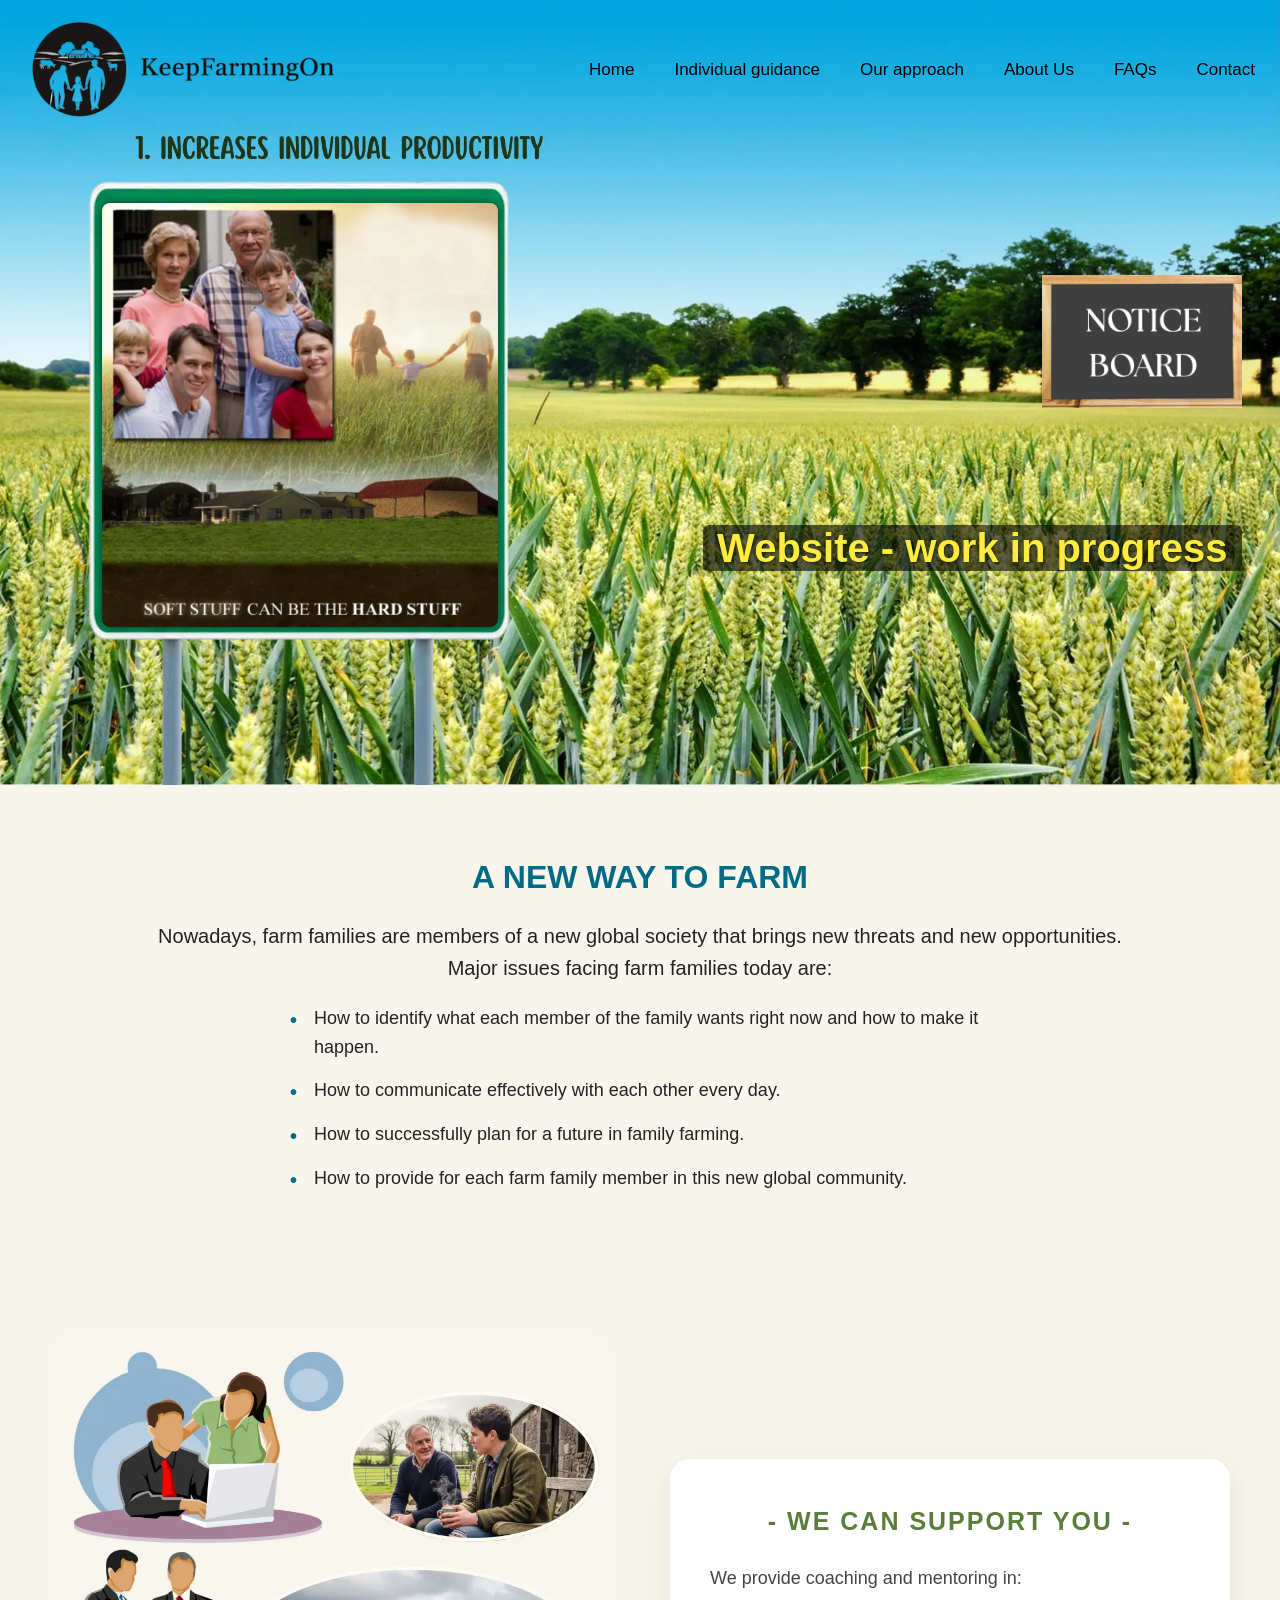
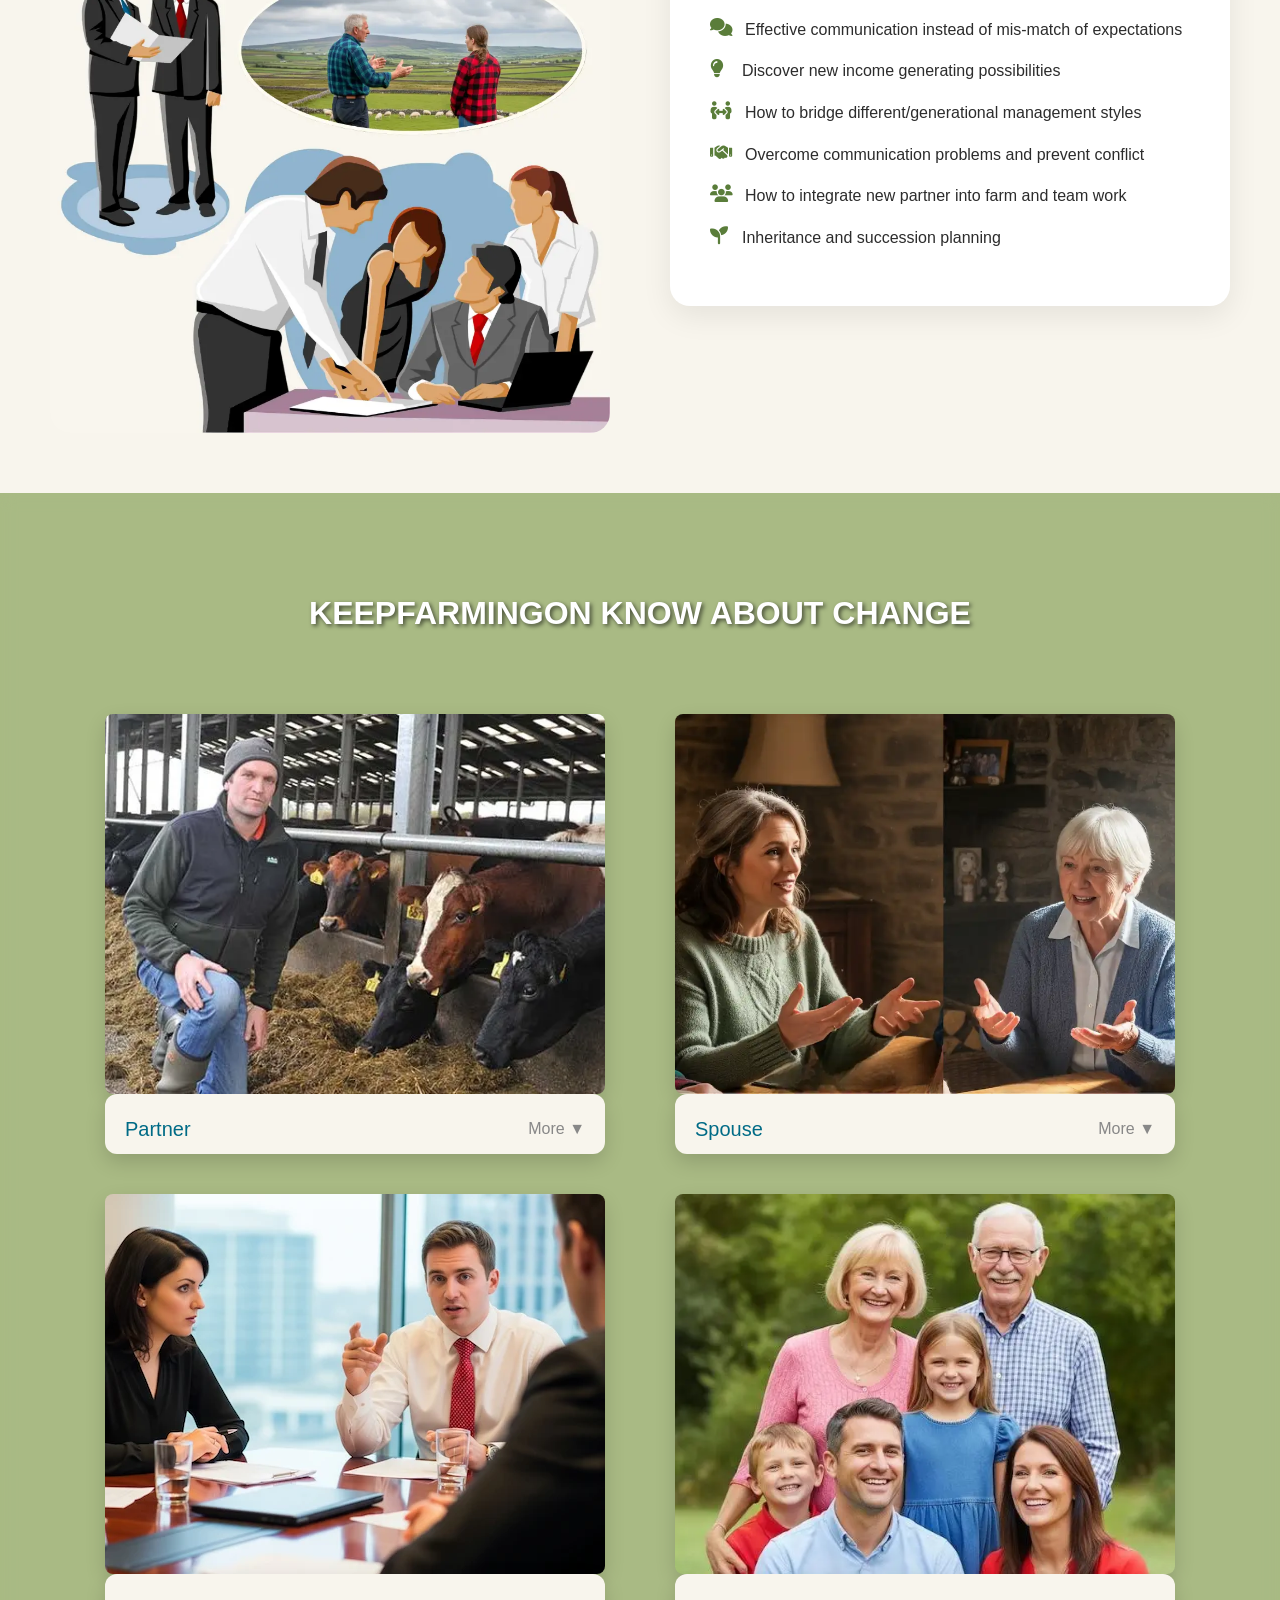
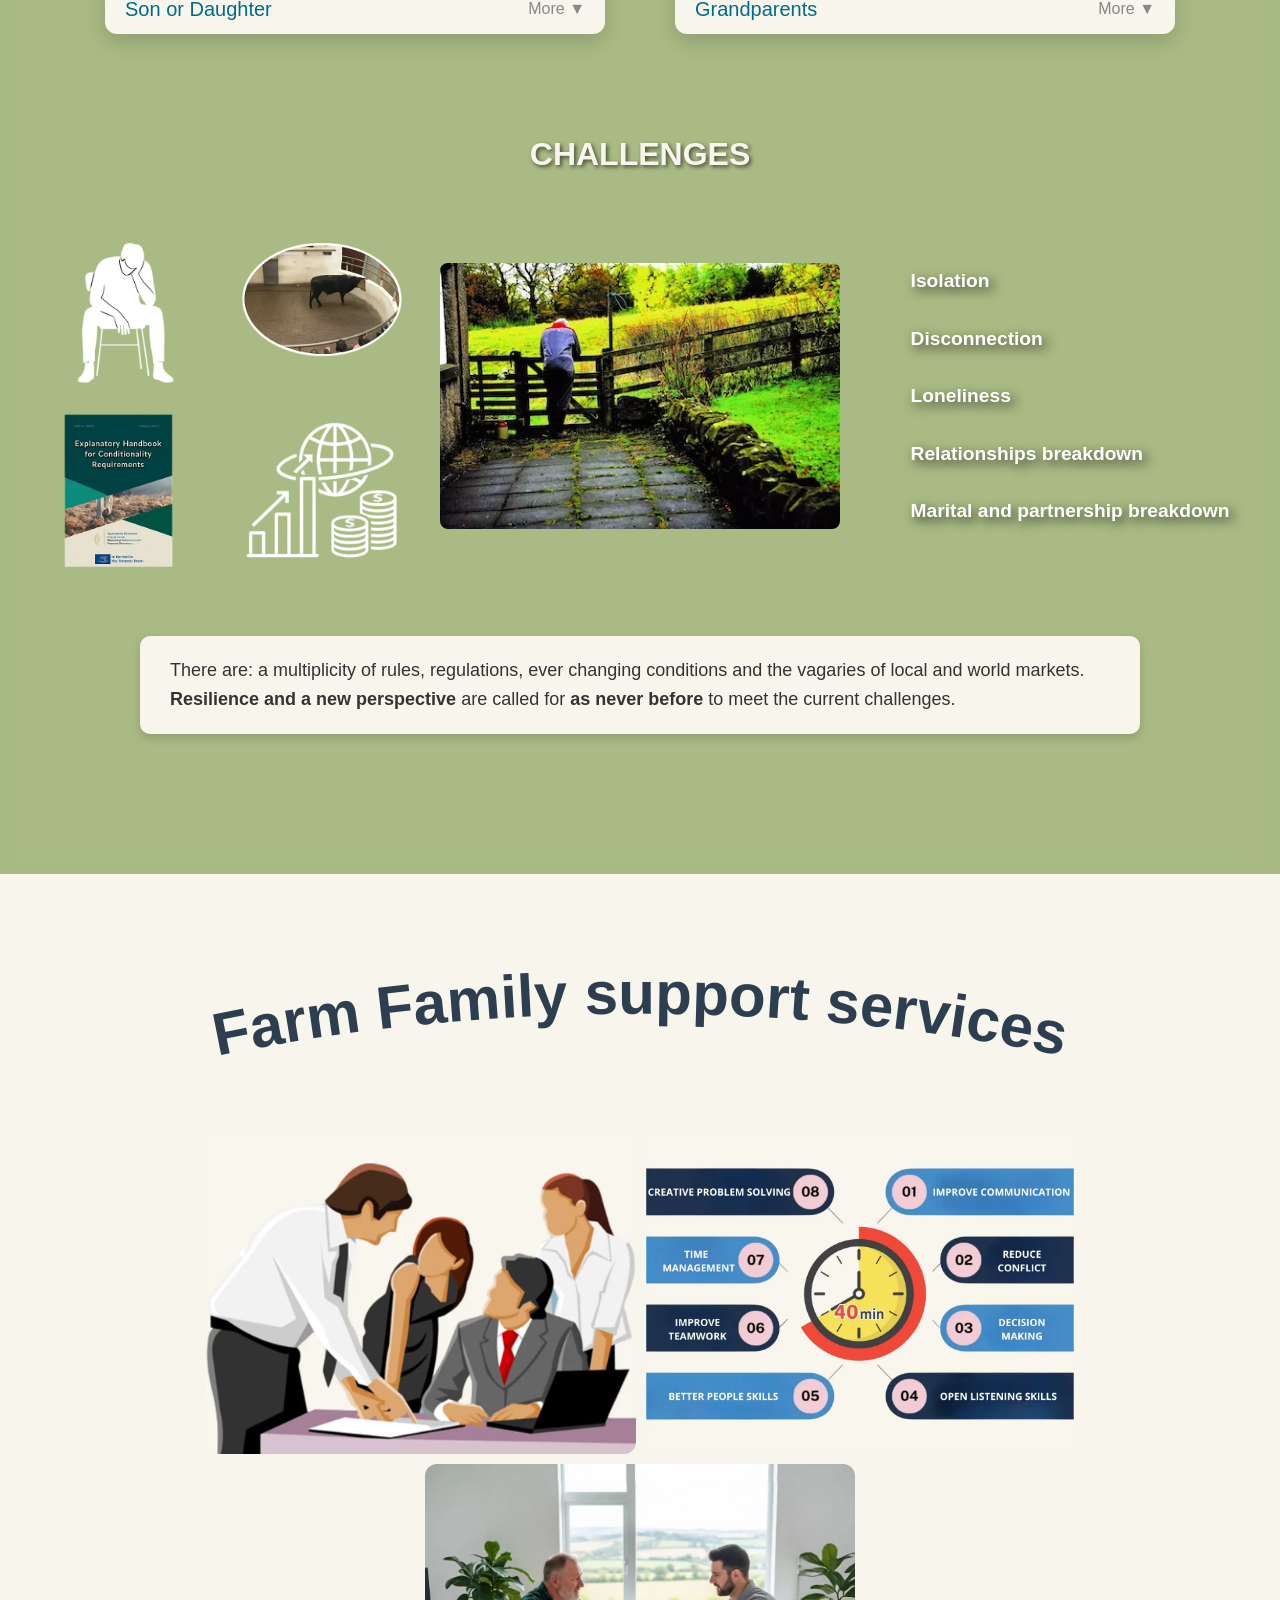
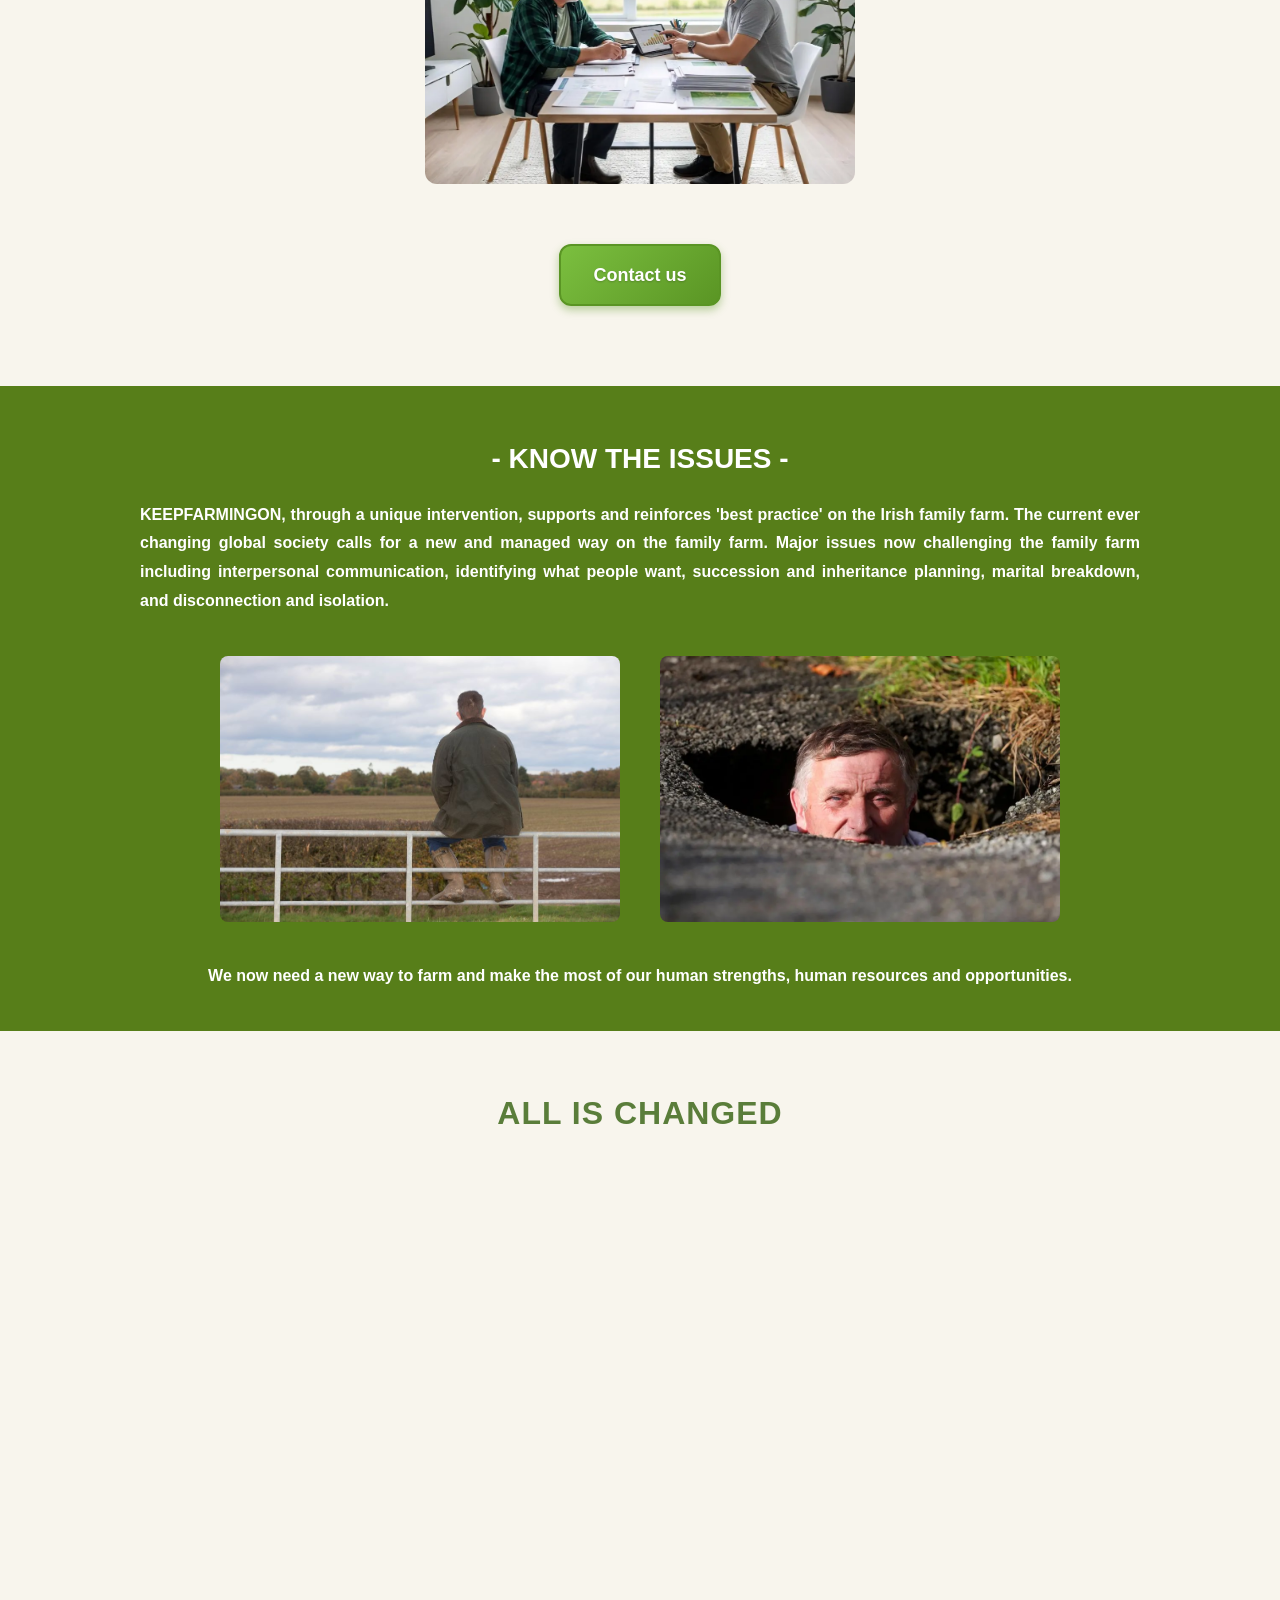
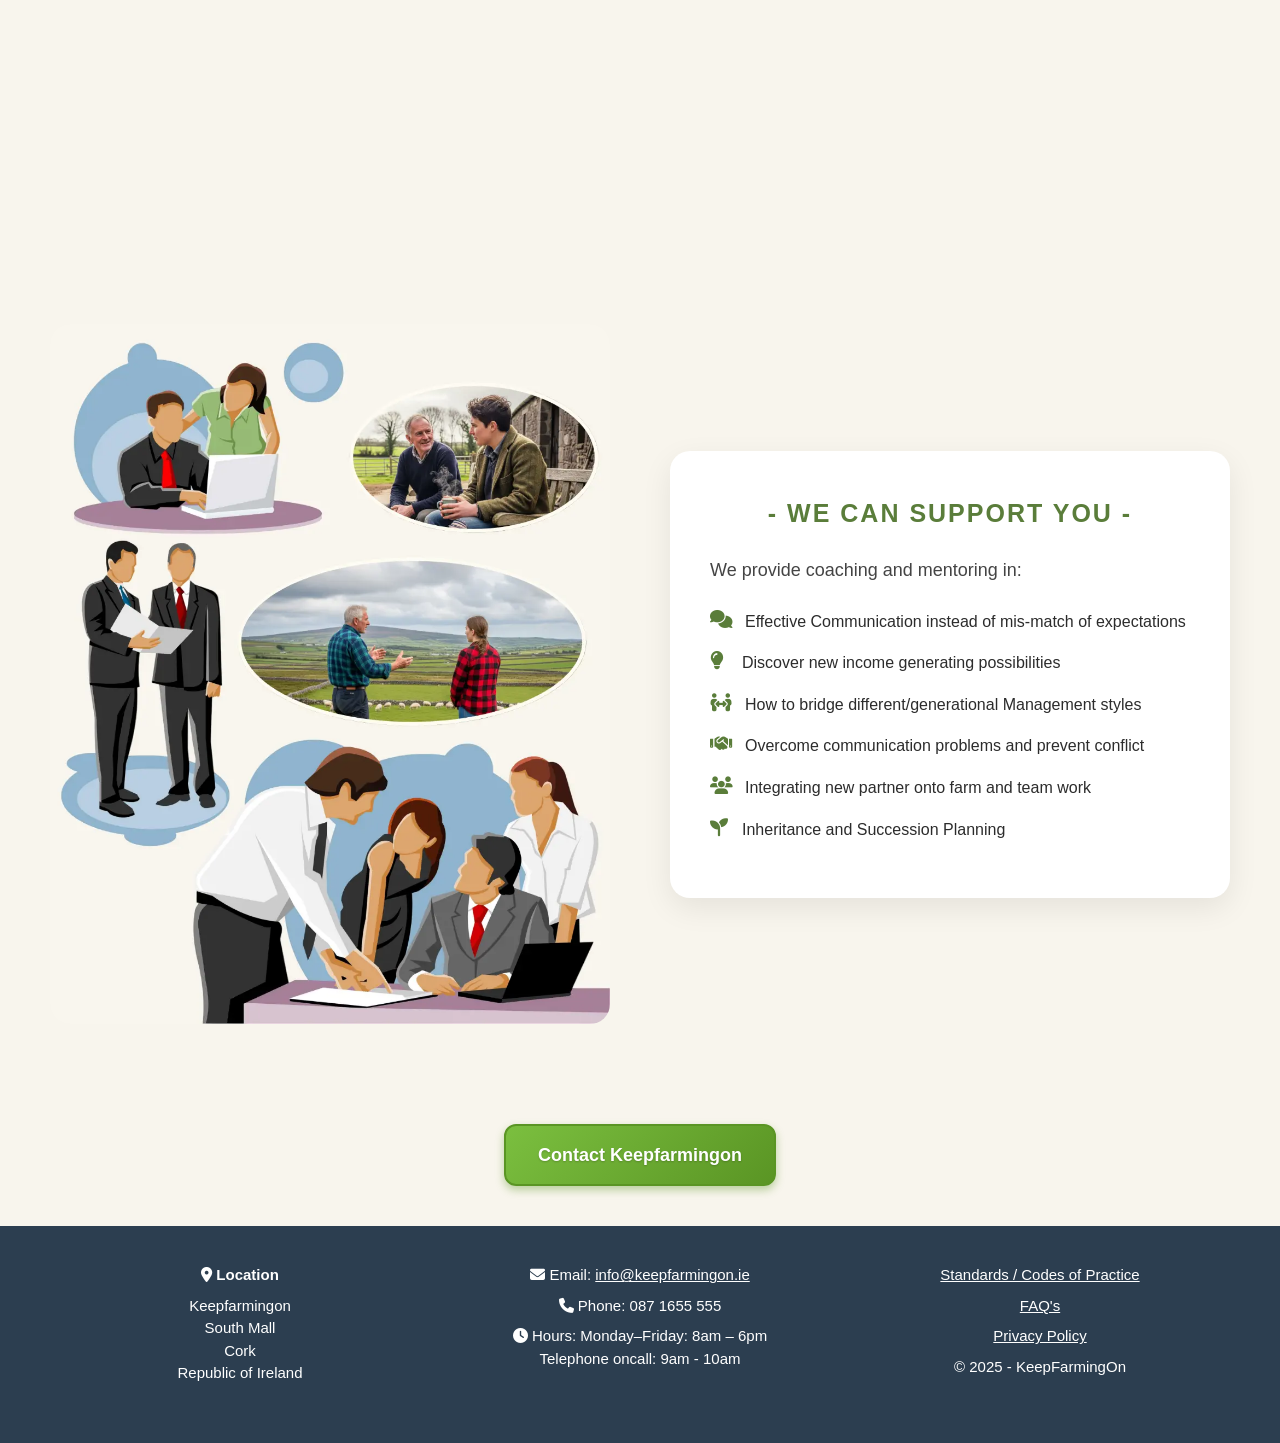
<file: index.html>
<!DOCTYPE html>
<html lang="en">

<head>
	<meta charset="UTF-8" />
	<meta name="viewport" content="width=device-width, initial-scale=1.0" />
	<title>Keep Farming On</title>
	<meta name="description"
		content="Supporting sustainable and innovative Irish agriculture. Find resources, news, and insights for the future of farming in Ireland at KeepFarmingOn.ie.">

	<!-- Favicon -->
	<link rel="icon" href="images/favicon.ico" type="image/x-icon">
	<link rel="shortcut icon" href="images/favicon.ico" type="image/x-icon">
	<link rel="icon" type="image/png" sizes="16x16" href="images/favicon-16x16.png">
	<link rel="icon" type="image/png" sizes="32x32" href="images/favicon-32x32.png">
	<link rel="apple-touch-icon" href="images/apple-touch-icon.png">
	<link rel="icon" type="image/png" sizes="192x192" href="images/android-chrome-192x192.png">
	<link rel="icon" type="image/png" sizes="512x512" href="images/android-chrome-512x512.png">

	<!-- CSS -->
	<link rel="preload" href="css/style.min.css" as="style" onload="this.onload=null;this.rel='stylesheet'">
	<noscript>
		<link rel="stylesheet" href="css/style.min.css">
	</noscript>
	<link rel="stylesheet" href="https://cdnjs.cloudflare.com/ajax/libs/font-awesome/6.5.0/css/all.min.css"
		media="print" onload="this.media='all'">
	<noscript>
		<link rel="stylesheet" href="https://cdnjs.cloudflare.com/ajax/libs/font-awesome/6.5.0/css/all.min.css">
	</noscript>

</head>

<body>

	<header>
		<div class="header-container">
			<!-- LOGO IZQUIERDA -->
			<div class="logo">
				<a href="index.html">
					<img src="images/LOGO.png" alt="Keep Farming On Logo" width="414" height="147" />
				</a>
			</div>

			<button class="menu-toggle" aria-label="Abrir menú">&#9776;</button>

			<!-- MENÚ DERECHA -->
			<nav class="main-nav">
				<ul>
					<li><a href="index.html">Home</a></li>
					<li><a href="Individual.html">Individual guidance</a></li>
					<li><a href="Approach.html">Our approach</a></li>
					<li><a href="About-us.html">About Us</a></li>
					<li><a href="FAQs.html">FAQs</a></li>
					<li><a href="Contact.html">Contact</a></li>
				</ul>
			</nav>
		</div>
	</header>

	<!-- HERO -->
	<section class="hero-slider">
		<div class="slide slide-1 active"></div>
		<div class="slide slide-2"></div>
		<div class="slide slide-3"></div>
		<div class="slide slide-4"></div>

		<div class="realistic-sign">
			<img src="images/marco_signal.webp" alt="Marco de forja" class="marco" width="565" height="645">
			<img src="images/soundadvice.webp" alt="Foto en el marco" class="in-frame">
		</div>

		<div class="notice">
			<a href="Approach.html">
				<img src="images/noticeboard.webp" alt="Notice Bard">
			</a>
		</div>

		<div class="notice-text">Website - work in progress</div>


		<!-- <div class="hero-overlay">
			<div class="hero-content">
				<h1>PRESSURE ON FAMILY FARMS</h1>
				<p>Grandparents, parents and their sons and daughters working together</p>
			</div>
		</div> -->
	</section>

	<!-- BUTTON -->
	<div class="section-container">
		<!-- <a href="#" class="btn-general">Video Here</a> -->

		<h2 class="main-title">A NEW WAY TO FARM</h2>

		<p class="description">
			Nowadays, farm families are members of a new global society that brings new threats and new opportunities.
			<br>
			Major issues facing farm families today are:
		</p>

		<ul class="description-list">
			<li>How to identify what each member of the family wants right now and how to make it happen.</li>
			<li>How to communicate effectively with each other every day.</li>
			<li>How to successfully plan for a future in family farming.</li>
			<li>How to provide for each farm family member in this new global community.</li>
		</ul>

		<!-- <a href="#" class="btn-general">Book/Audio</a> -->
	</div>

	<!-- Coaching -->

	<section id="coaching-section">
		<div class="coaching-container">
			<div class="image-box">
				<img src="images/Reunion.webp" alt="Coaching illustration" width="1024" height="1280" />
			</div>

			<div class="content-box">
				<h2>- We Can Support You -</h2>
				<p>We provide coaching and mentoring in:</p>
				<ul>
					<li><i class="fas fa-comments"></i> Effective communication instead of mis-match of expectations
					</li>
					<li><i class="fas fa-lightbulb"></i> Discover new income generating possibilities</li>
					<li><i class="fas fa-people-arrows"></i> How to bridge different/generational management styles</li>
					<li><i class="fas fa-handshake"></i> Overcome communication problems and prevent conflict</li>
					<li><i class="fas fa-users"></i> How to integrate new partner into farm and team work</li>
					<li><i class="fas fa-seedling"></i> Inheritance and succession planning</li>
				</ul>
			</div>
		</div>
	</section>

	<!-- BLUR -->

	<section class="blur-background-section">

		<h2 class="section-title">KEEPFARMINGON KNOW ABOUT CHANGE</h2>

		<div class="content-container">
			<div class="info-block">

				<div class="info-card">
					<img src="images/Husband.webp" alt="Imagen Husband">
				</div>

				<div class="info-card expandable" onclick="this.classList.toggle('expanded')">
					<h3>Partner</h3>
					<p>Huge responsibility is placed on the partner. This becomes particularly onerous when there has
						been a bad year and when cashflow problems arise.
						Relationship difficulties with family members can ensue. This is compounded with
						difficulties when banks, revenue, farm suppliers and creditors keep calling. <br>What can be
						done?
					</p>
				</div>
			</div>

			<div class="info-block">
				<div class="info-card">
					<img src="images/Wife.webp" alt="Imagen Wife">
				</div>

				<div class="info-card expandable" onclick="this.classList.toggle('expanded')">
					<h3>Spouse</h3>
					<p>The farm spouse is often placed in a traditional role of home-maker and peace-maker. She is often
						placed in a very stressful,
						invidious and non-sustainable position when asked to resolve disagreements between other family
						members. <br>What can she do?</p>
				</div>
			</div>
			<div class="info-block">
				<div class="info-card">
					<img src="images/Discussing.webp" alt="Imagen Daughter">
				</div>

				<div class="info-card expandable" onclick="this.classList.toggle('expanded')">
					<h3>Son or Daughter</h3>
					<p>Sons and daughters are affected by the challenges in the family farm. They may have wishes to
						have
						greater income, greater independence,
						pursue further education or career or marriage or partnership. <br>What can the family as whole
						do?
					</p>
				</div>
			</div>
			<div class="info-block">
				<div class="info-card">
					<img src="images/family.webp" alt="Imagen Grandparents">
				</div>

				<div class="info-card expandable" onclick="this.classList.toggle('expanded')">
					<h3>Grandparents</h3>
					<p>Many family farms have to provide for grandparents and parents in addition to young children.
						<br>What can the family do to keep going on, respect each individual’s
						wishes and dignity and grow in such circumstances?
					</p>
				</div>
			</div>
		</div>

		<!-- CHALLENGES -->

		<h2 class="section-title2">CHALLENGES</h2>

		<div class="challenges">
			<div class="challenges-column">
				<img src="images/icons.webp" alt="Icons" class="column-image icon">
			</div>

			<div class="challenges-column">
				<img src="images/person.webp" alt="Isolation" class="column-image person">
			</div>

			<div class="challenges-column">
				<ul class="challenges-list">
					<li>Isolation</li>
					<li>Disconnection</li>
					<li>Loneliness</li>
					<li>Relationships breakdown</li>
					<li>Marital and partnership breakdown</li>
				</ul>
			</div>
		</div>

		<p class="section-text-card">There are: a multiplicity of rules, regulations, ever changing conditions and the
			vagaries of local and world markets. <br><strong>Resilience and a new perspective</strong> are called for
			<strong>as never before</strong> to meet
			the current challenges.
		</p>

	</section>


	<!-- Farm Family -->

	<section id="check-out" class="curved-text-section">

		<div class="curved-text">
			<svg viewBox="0 0 1000 200">
				<defs>
					<path id="curve" d="M 0,160 A 1000,450 0 0,1 1000,160" />
				</defs>
				<text text-anchor="middle">
					<textPath href="#curve" startOffset="50%">
						Farm Family support services
					</textPath>
				</text>
			</svg>
		</div>

		<!-- <p>40 min appointment available</p> -->

		<div class="images_checkout">
			<img src="images/group.webp" alt="Group" class="group" width="1099" height="818" />
			<img src="images/Support_services.webp" alt="Support_services" class="clock" />
			<img src="images/Meeting.webp" alt="Meeting" class="meeting" />
		</div>
		<div class="btn-contact">
			<a href="Contact.html" class="btn-general">Contact us</a>
		</div>
	</section>

	<!-- Issues -->

	<section class="issues-section">
		<div class="issues-container">
			<h2>- KNOW THE ISSUES -</h2>
			<p>
				<strong>KEEPFARMINGON, through a unique intervention, supports and reinforces 'best practice' on the
					Irish family farm. The current ever changing global society calls for a new and managed way on the
					family farm. Major issues now challenging the family farm including interpersonal communication,
					identifying what people want, succession and inheritance planning, marital breakdown, and
					disconnection and isolation.</strong>
			</p>
			<div class="issues-images">
				<img src="images/isolation.jpg" alt="Isolation">
				<img src="images/person_hole.webp" alt="Person_hole">
			</div>

			<p class="need">
				<strong>We now need a new way to farm and make the most of our human strengths, human resources and
					opportunities.</strong>
			</p>
		</div>
	</section>

	<!-- Change -->

	<section class="farm-change-section">
		<div class="farm-container">
			<h2 class="farm-title">ALL IS CHANGED</h2>
			<p class="farm-text">
				Work on the modern farm has become easier because of improvements in technology and in techniques.
				However, the management of farming has become more onerous and more complex and possibly because of
				efficiencies, increased competition and competitiveness and has become more psychologically demanding
				and more stressful than in the past. How do you keep so many balls in the air and never let one fall
				ever?
			</p>
			<p class="farm-text">
				Attention to standards of environmental care, animal welfare, crop control, food safety regulation,
				safety rules, the weather and management of interpersonal communication and relationships place heavy
				burdens on the farm family member and in particular on the overall manager, principal or ‘head of the
				household’.
			</p>
			<p class="farm-text">
				The intergenerational family farm team members have got the work done for many generations every day,
				all day for 365 days of every year for perhaps 100 years. All members have made an effort and some have
				made extraordinary effort to keep the family farm going.
			</p>
			<p class="farm-text">
				In many cases this was not to optimum efficiency due to the constraints of working dynamics.
			</p>
			<p class="farm-text">
				Grandparents, parents and their sons and daughters working together and living together on family farms
				in the past have generated a livelihood and sometimes prosperity for generations. That is now all
				changed. That was then. The circumstances of today are altogether different.
			</p>
			<p class="farm-text highlight">
				Change is difficult. It comes through chance, through crisis or through choice. <br>If you choose, we
				can
				guide you.
			</p>
		</div>
	</section>

	<!-- Text-slider -->
	<!-- 
	<div class="text-slider">
		<button id="prev">&#8592;</button>

		<div class="text-slider-content">
			<div class="text-item active">
				<h3>Text 1</h3>
				<p>This is a long text with <strong>HTML formatting</strong>. You can place anything you want here.</p>
			</div>
			<div class="text-item">
				<h3>Text 2</h3>
				<p>Another different piece of content, maybe with <a href="#">a link</a> or a list.</p>
			</div>
			<div class="text-item">
				<h3>Text 3</h3>
				<p>Thank you for visiting. You can place a final message here.</p>
			</div>
		</div>

		<button id="next">&#8594;</button>
	</div> -->

	<!-- Coaching -->

	<section id="coaching-section">
		<div class="coaching-container">
			<div class="image-box">
				<img src="images/Reunion.webp" alt="Coaching illustration" width="1024" height="1280" />
			</div>

			<div class="content-box">
				<h2>- We Can Support You -</h2>
				<p>We provide coaching and mentoring in:</p>
				<ul>
					<li><i class="fas fa-comments"></i> Effective Communication instead of mis-match of expectations
					</li>
					<li><i class="fas fa-lightbulb"></i> Discover new income generating possibilities</li>
					<li><i class="fas fa-people-arrows"></i> How to bridge different/generational Management styles</li>
					<li><i class="fas fa-handshake"></i> Overcome communication problems and prevent conflict</li>
					<li><i class="fas fa-users"></i> Integrating new partner onto farm and team work</li>
					<li><i class="fas fa-seedling"></i> Inheritance and Succession Planning</li>
				</ul>
			</div>
		</div>
	</section>

	<div class="btn-contact">
		<a href="Contact.html" class="btn-general">Contact Keepfarmingon</a>
	</div>

	<footer class="footer">
		<div class="footer-container">
			<div class="footer-column">
				<p><i class="fas fa-map-marker-alt"></i> <strong>Location</strong></p>
				<p>Keepfarmingon<br>South Mall<br>Cork<br>Republic of Ireland</p>
			</div>


			<div class="footer-column">
				<p><i class="fas fa-envelope"></i> Email: <a
						href="mailto:info@keepfarmingon.ie">info@keepfarmingon.ie</a></p>
				<p><i class="fas fa-phone"></i> Phone: 087 1655 555</p>
				<p><i class="fas fa-clock"></i> Hours: Monday–Friday: 8am – 6pm <br>Telephone oncall: 9am - 10am</p>
			</div>

			<div class="footer-column">
				<p><a href="#">Standards / Codes of Practice</a></p>
				<p><a href="#">FAQ's</a></p>
				<p><a href="Privacy.html">Privacy Policy</a></p>
				<p>© 2025 - KeepFarmingOn</p>
			</div>
		</div>
	</footer>

	<!-- 	
	<p style="align:justify">Succession Planning and Inheritance are important issues on the Family Farm. These issues
		include taxation, finance, security of farm in the future, parent and offspring relationships, siblings’
		relationships
		and the well-being and contentment of all members of the family.

	</p>
	<div style="padding-left:120px;">
		<li>We facilitate objective analysis, assessment and decisions.</li>
		<li>We help to achieve consensus on misunderstandings and/or disagreements.</li>
		<li>We take focus and action back where it should be. </li>

	</div>
	<p style="align:justify"> Effective day to day teamwork and successful work outcomes ensure adequate current income
		and
		preparation for farm succession/transfer when the time is right.

	</p>

	<center>
		<h1 style="font-size:20px;text-color:#006600">“Most disagreements are caused by different perceptions that
			created different realities”.</h1>
	</center>
	<p style="allign:justify;">In every parish across the country there are examples of the family farm being brought to
		its knees by unattended
		resolvable conflicts. These conflicts are caused mostly by misunderstanding of self and/or of others or a
		combination of both, that in most
		cases could be cleared up with a little intervention.</p>
	<br />

	<center> <img src="images/2person.jpg" height="600" width="600"> </center><br /> -->

	<footer class="clearfix">
		<div class="container">
			<!-- <div class="left half">
	            <p>Powered By <a href="http://www.glossymob.com">GLOSSYMOB</a></p>
	        </div> -->
		</div>
	</footer>

	<script src="js/hero.js" defer></script>
	<script src="js/change.js" defer></script>
	<!-- <script src="js/slider.js"></script> -->
	<!-- Script para el menu amburguesa -->
	<script>
		document.addEventListener("DOMContentLoaded", function () {
			const toggle = document.querySelector(".menu-toggle");
			const nav = document.querySelector(".main-nav");

			toggle.addEventListener("click", () => {
				nav.classList.toggle("active");
			});
		});
	</script>
</body>

</html>
</file>
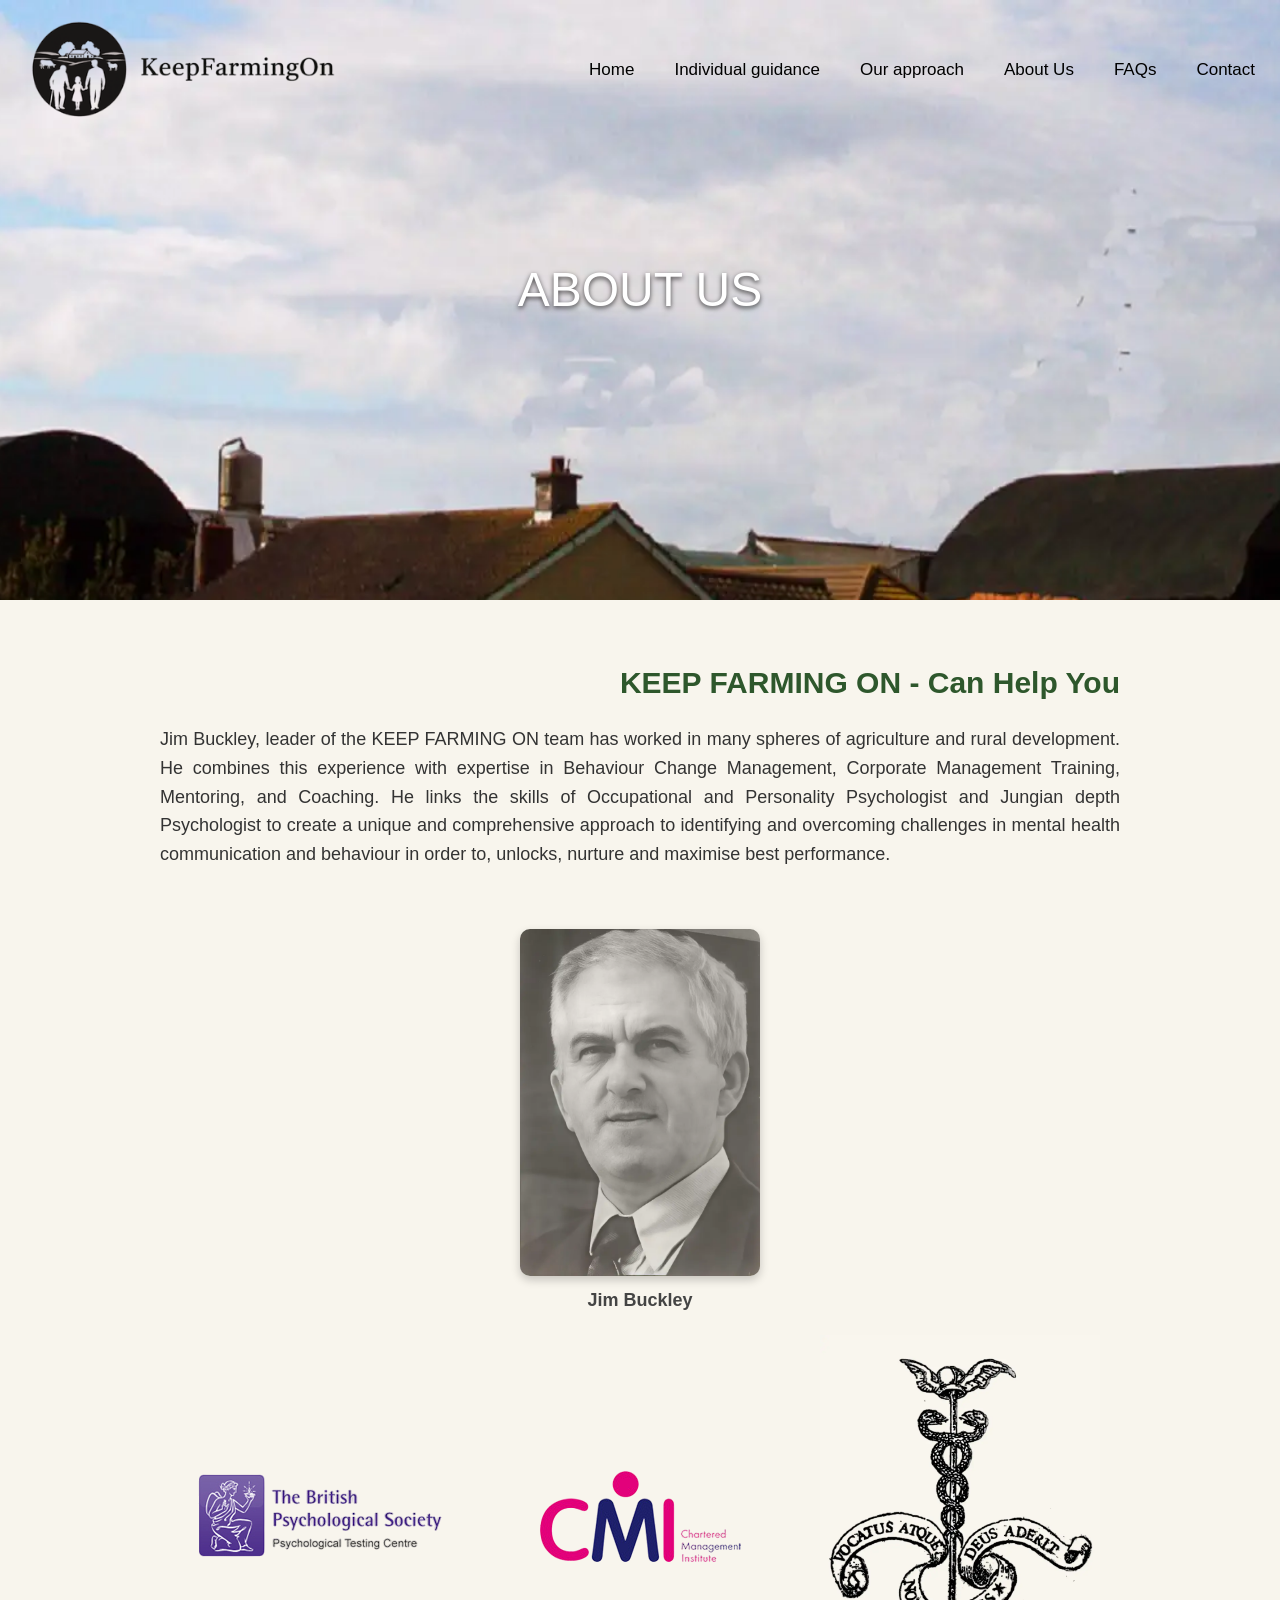
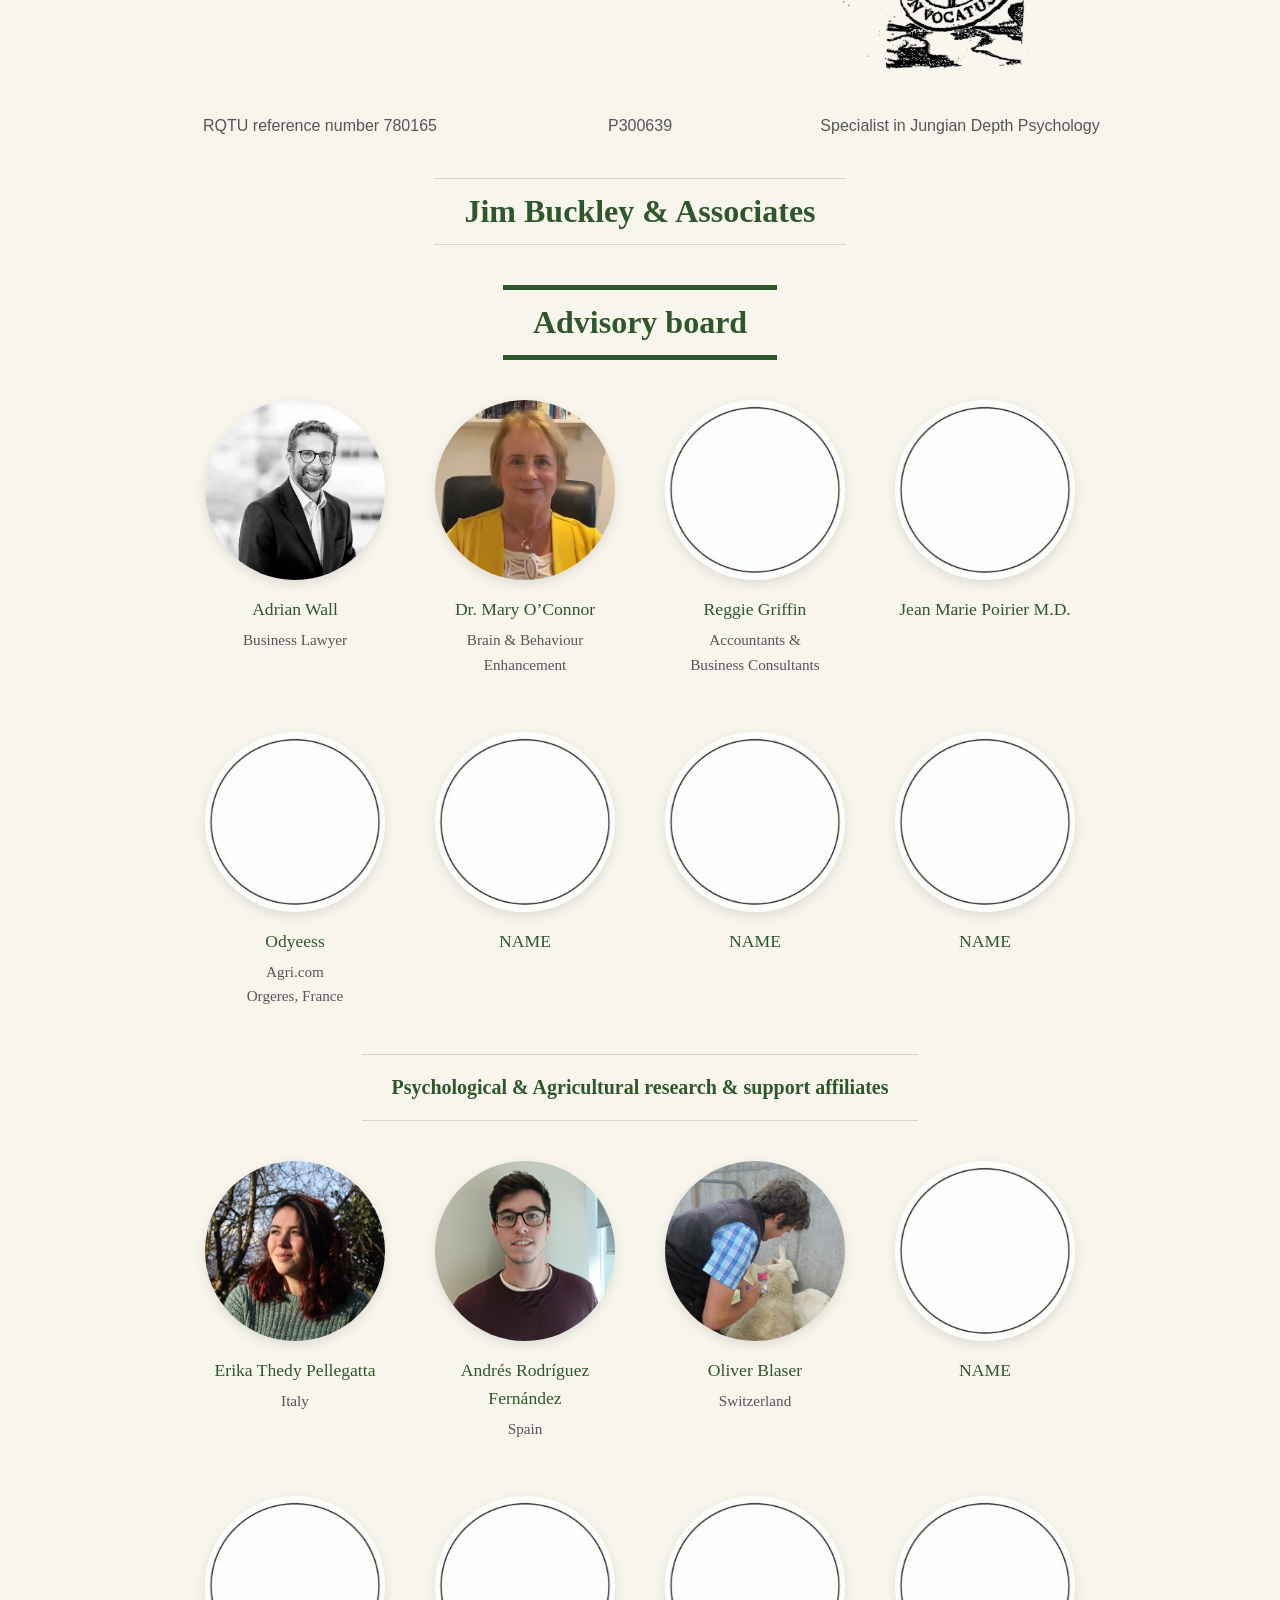
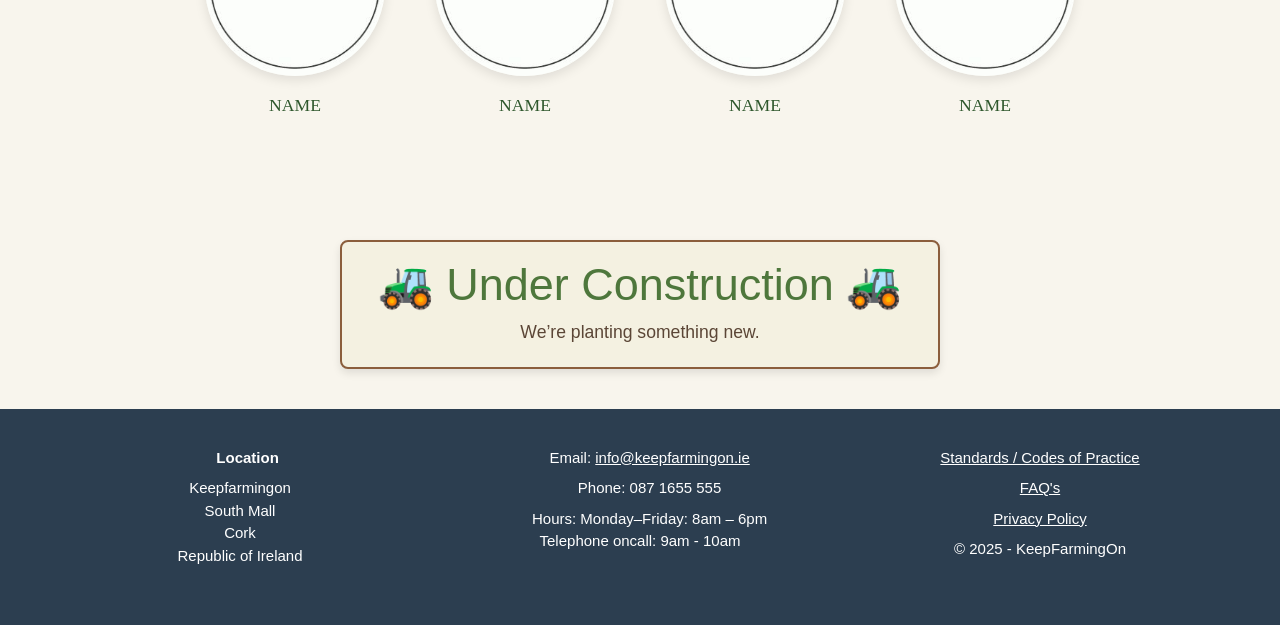
<file: About-us.html>
<!DOCTYPE html>
<html lang="en">

<head>
    <meta charset="UTF-8" />
    <meta name="viewport" content="width=device-width, initial-scale=1.0" />
    <title>Keep Farming On</title>
    <meta name="description"
        content="Supporting sustainable and innovative Irish agriculture. Find resources, news, and insights for the future of farming in Ireland at KeepFarmingOn.ie.">

    <!-- Favicon -->
    <link rel="icon" href="images/favicon.ico" type="image/x-icon">
    <link rel="shortcut icon" href="images/favicon.ico" type="image/x-icon">
    <link rel="icon" type="image/png" sizes="16x16" href="images/favicon-16x16.png">
    <link rel="icon" type="image/png" sizes="32x32" href="images/favicon-32x32.png">
    <link rel="apple-touch-icon" href="images/apple-touch-icon.png">
    <link rel="icon" type="image/png" sizes="192x192" href="images/android-chrome-192x192.png">
    <link rel="icon" type="image/png" sizes="512x512" href="images/android-chrome-512x512.png">

    <!-- CSS -->
    <link rel="preload" href="css/style.min.css" as="style" onload="this.onload=null;this.rel='stylesheet'">
    <noscript>
        <link rel="stylesheet" href="css/style.min.css">
    </noscript>
    <link rel="stylesheet" href="https://cdnjs.cloudflare.com/ajax/libs/font-awesome/6.5.0/css/all.min.css"
        media="print" onload="this.media='all'">
    <noscript>
        <link rel="stylesheet" href="https://cdnjs.cloudflare.com/ajax/libs/font-awesome/6.5.0/css/all.min.css">
    </noscript>

</head>


<body>

    <header>
        <div class="header-container">
            <!-- LOGO IZQUIERDA -->
            <div class="logo">
                <a href="index.html">
                    <img src="images/LOGO.png" alt="Keep Farming On Logo" width="414" height="147" />
                </a>
            </div>

            <button class="menu-toggle" aria-label="Abrir menú">&#9776;</button>

            <!-- MENÚ DERECHA -->
            <nav class="main-nav">
                <ul>
                    <li><a href="index.html">Home</a></li>
                    <li><a href="Individual.html">Individual guidance</a></li>
                    <li><a href="Approach.html">Our approach</a></li>
                    <li><a href="About-us.html">About Us</a></li>
                    <li><a href="FAQs.html">FAQs</a></li>
                    <li><a href="Contact.html">Contact</a></li>
                </ul>
            </nav>
        </div>
    </header>

    <!-- HERO -->

    <section class="blur-background-section-pages" style="background-image: url('images/slide02.webp');">
        <div class="hero-overlay">
            <div class="hero-content">
                <h1>ABOUT US</h1>
            </div>
        </div>
    </section>


    <!-- Content -->

    <section class="about-section-content">
        <div class="about-text">
            <h2>KEEP FARMING ON - Can Help You</h2>
            <p>
                Jim Buckley, leader of the KEEP FARMING ON team has worked in many spheres of agriculture and rural
                development. He combines this experience with expertise in Behaviour Change
                Management, Corporate Management Training, Mentoring, and Coaching. He links the skills of
                Occupational and Personality Psychologist and Jungian depth Psychologist to create a unique and
                comprehensive approach to identifying and overcoming challenges in mental health communication and
                behaviour in order to, unlocks, nurture and maximise best performance.
            </p>
        </div>

        <div class="about-image">
            <img src="images/Jim2.webp" alt="Jim Buckley">
            <p class="image-caption">Jim Buckley</p>
        </div>

        <!-- Certifications -->

        <section id="certifications">
            <div class="cert-container">
                <div class="cert-column">
                    <div class="image-wrapper">
                        <a href="#" class="url-certificate">
                            <img src="images/certificate1.png" alt="CMI Logo">
                        </a>
                    </div>
                    <p>RQTU reference number 780165</p>
                </div>
                <div class="cert-column">
                    <div class="image-wrapper">
                        <a href="#" class="url-certificate">
                            <img src="images/certificate2.png" alt="British Psychological Society Logo">
                        </a>
                    </div>
                    <p>P300639</p>
                </div>
                <div class="cert-column">
                    <div class="image-wrapper">
                        <a href="#" class="url-certificate">
                            <img src="images/Jungian_certificate.webp" alt="Jungian Depth Psychology Logo">
                        </a>
                    </div>
                    <p>Specialist in Jungian Depth Psychology</p>
                </div>
            </div>
        </section>

        <!-- Support staff -->

        <section class="team-section">
            <h2><strong>Jim Buckley & Associates</strong></h2><br>

            <h2 class="Advisory">Advisory board</h2>
            <div class="team-container">

                <div class="team-member">
                    <img src="images/Adrian_Wall.webp" alt="Adrian Wall">
                    <h3>Adrian Wall</h3>
                    <p class="title">Business Lawyer</p>
                    <!-- <p class="email">correo@ejemplo.com</p> -->
                </div>
                <div class="team-member">
                    <img src="images/Mary_F.webp" alt="Mary O’Connor">
                    <h3>Dr. Mary O’Connor</h3>
                    <p class="title">Brain & Behaviour Enhancement</p>
                </div>
                <div class="team-member">
                    <img src="images/circle.jpg" alt="Nombre Apellido">
                    <h3>Reggie Griffin</h3>
                    <p class="title">Accountants &<br> Business Consultants</p>
                </div>
                <div class="team-member">
                    <img src="images/circle.jpg" alt="Nombre Apellido">
                    <h3>Jean Marie Poirier M.D.</h3>
                    <!-- <p class="title">Support in Psychology & Researchs</p> -->
                </div>
                <div class="team-member">
                    <img src="images/circle.jpg" alt="Nombre Apellido">
                    <h3>Odyeess</h3>
                    <p class="title">Agri.com <br> Orgeres, France</p>
                </div>
                <div class="team-member">
                    <img src="images/circle.jpg" alt="Nombre Apellido">
                    <h3>NAME</h3>
                    <!-- <p class="title">Support in Psychology & Researchs</p> -->
                </div>
                <div class="team-member">
                    <img src="images/circle.jpg" alt="Nombre Apellido">
                    <h3>NAME</h3>
                    <!-- <p class="title">Support in Psychology & Researchs</p> -->
                </div>
                <div class="team-member">
                    <img src="images/circle.jpg" alt="Nombre Apellido">
                    <h3>NAME</h3>
                    <!-- <p class="title">Support in Psychology & Researchs</p> -->
                </div>
            </div>

            <h2 class="support">Psychological & Agricultural research & support affiliates</h2>
            <div class="team-container">

                <div class="team-member">
                    <img src="images/Erika.jpeg" alt="Erika Thedy">
                    <h3>Erika Thedy Pellegatta</h3>
                    <p class="title">Italy</p>
                    <!-- <p class="email">correo@ejemplo.com</p> -->
                </div>
                <div class="team-member">
                    <img src="images/Andres.jpeg" alt="Andrés Rodríguez">
                    <h3>Andrés Rodríguez Fernández</h3>
                    <p class="title">Spain</p>
                    <!-- <p class="title">Web & Technical Support</p> -->
                </div>
                <div class="team-member">
                    <img src="images/Levi_blaser.webp" alt="Levi Blase">
                    <h3>Oliver Blaser</h3>
                    <p class="title">Switzerland</p>
                    <!-- <p class="title">Support in Psychology & Researchs</p> -->
                </div>
                <div class="team-member">
                    <img src="images/circle.jpg" alt="Nombre Apellido">
                    <h3>NAME</h3>
                    <!-- <p class="title">Support in Psychology & Researchs</p> -->
                </div>
                <div class="team-member">
                    <img src="images/circle.jpg" alt="Nombre Apellido">
                    <h3>NAME</h3>
                    <!-- <p class="title">Support in Psychology & Researchs</p> -->
                </div>
                <div class="team-member">
                    <img src="images/circle.jpg" alt="Nombre Apellido">
                    <h3>NAME</h3>
                    <!-- <p class="title">Support in Psychology & Researchs</p> -->
                </div>
                <div class="team-member">
                    <img src="images/circle.jpg" alt="Nombre Apellido">
                    <h3>NAME</h3>
                    <!-- <p class="title">Support in Psychology & Researchs</p> -->
                </div>
                <div class="team-member">
                    <img src="images/circle.jpg" alt="Nombre Apellido">
                    <h3>NAME</h3>
                    <!-- <p class="title">Support in Psychology & Researchs</p> -->
                </div>
            </div>
        </section>

        <!-- <div class="about-text">
            <h3>Our Track Record:</h3>
            <ul>
                <li>We are 100% committed to delivering tailored solutions built on mutual trust that achieve lasting
                    results.</li>
                <li>We work diligently, listen closely, anticipate challenges, and respond swiftly to the unexpected.
                </li>
                <li>We bring an entrepreneurial spirit and practical mindset, while maintaining TOTAL confidentiality
                    with our clients.</li>
            </ul>
        </div>

        <div class="about-text">
            <h3>Useful websites</h3>
            <div class="websites">
                <ul>
                    <li>The Department of Health and Children <a href="#" class="url-webs">www.m.farms.com/</a></li>
                    <li>The Dyspraxia Association of Ireland, 69A, Main Street, Leixlip, Co. Kildare <a href="#"
                            class="url-webs">www.m.farms.com/</a></li>
                    <li>Irish Learning Support Association, Education Centre, Drumcondra, Dublin 9 <a href="#"
                            class="url-webs" a>www.m.farms.com/</a>></li>
                    <li>The Department of Health and Children <a href="#" class="url-webs">www.m.farms.com/</a></li>
                    <li>The Dyspraxia Association of Ireland, 69A, Main Street, Leixlip, Co. Kildare <a href="#"
                            class="url-webs">www.m.farms.com/</a></li>
                    <li>Irish Learning Support Association, Education Centre, Drumcondra, Dublin 9 <a href="#"
                            class="url-webs" a>www.m.farms.com/</a>></li>
                </ul>
            </div>
        </div>-->
    </section>

    <!-- UNDER CONSTRUCTION -->

    <div class="under-construction-farm">
        <h2>🚜 Under Construction 🚜</h2>
        <p>We’re planting something new.</p>
    </div>

    <!-- <div class="btn-contact-2">
        <a href="Contact.html" class="btn-general">Contact Keepfarmingon</a>
    </div>  -->

    <!-- Footer -->

    <footer class="footer">
        <div class="footer-container">
            <div class="footer-column">
                <p><i class="fas fa-map-marker-alt"></i> <strong>Location</strong></p>
                <p>Keepfarmingon<br>South Mall<br>Cork<br>Republic of Ireland</p>
            </div>


            <div class="footer-column">
                <p><i class="fas fa-envelope"></i> Email: <a
                        href="mailto:info@keepfarmingon.ie">info@keepfarmingon.ie</a></p>
                <p><i class="fas fa-phone"></i> Phone: 087 1655 555</p>
                <p><i class="fas fa-clock"></i> Hours: Monday–Friday: 8am – 6pm <br>Telephone oncall: 9am - 10am</p>
            </div>

            <div class="footer-column">
                <p><a href="#">Standards / Codes of Practice</a></p>
                <p><a href="#">FAQ's</a></p>
                <p><a href="Privacy.html">Privacy Policy</a></p>
                <p>© 2025 - KeepFarmingOn</p>
            </div>
        </div>
    </footer>

    <!-- Script para el menu amburguesa -->
	<script>
		document.addEventListener("DOMContentLoaded", function () {
			const toggle = document.querySelector(".menu-toggle");
			const nav = document.querySelector(".main-nav");

			toggle.addEventListener("click", () => {
				nav.classList.toggle("active");
			});
		});
	</script>

</body>

</html>
</file>
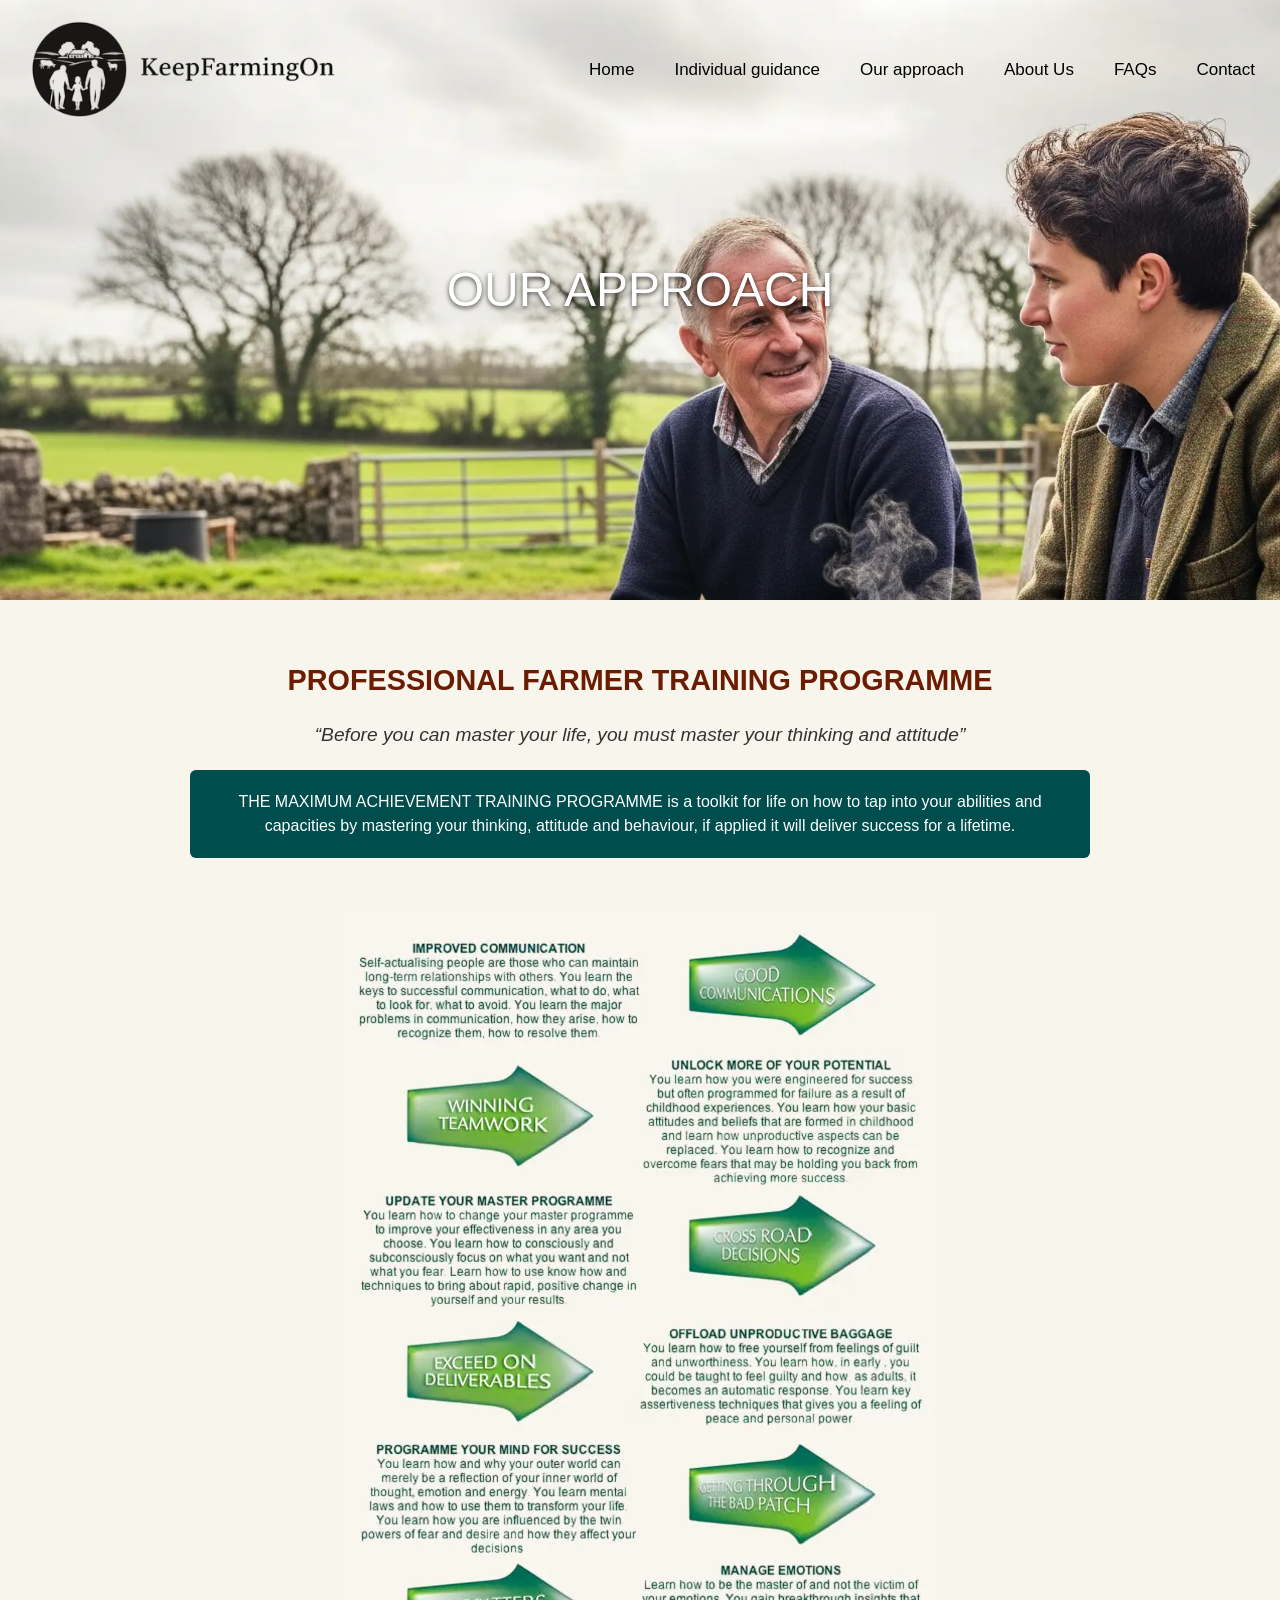
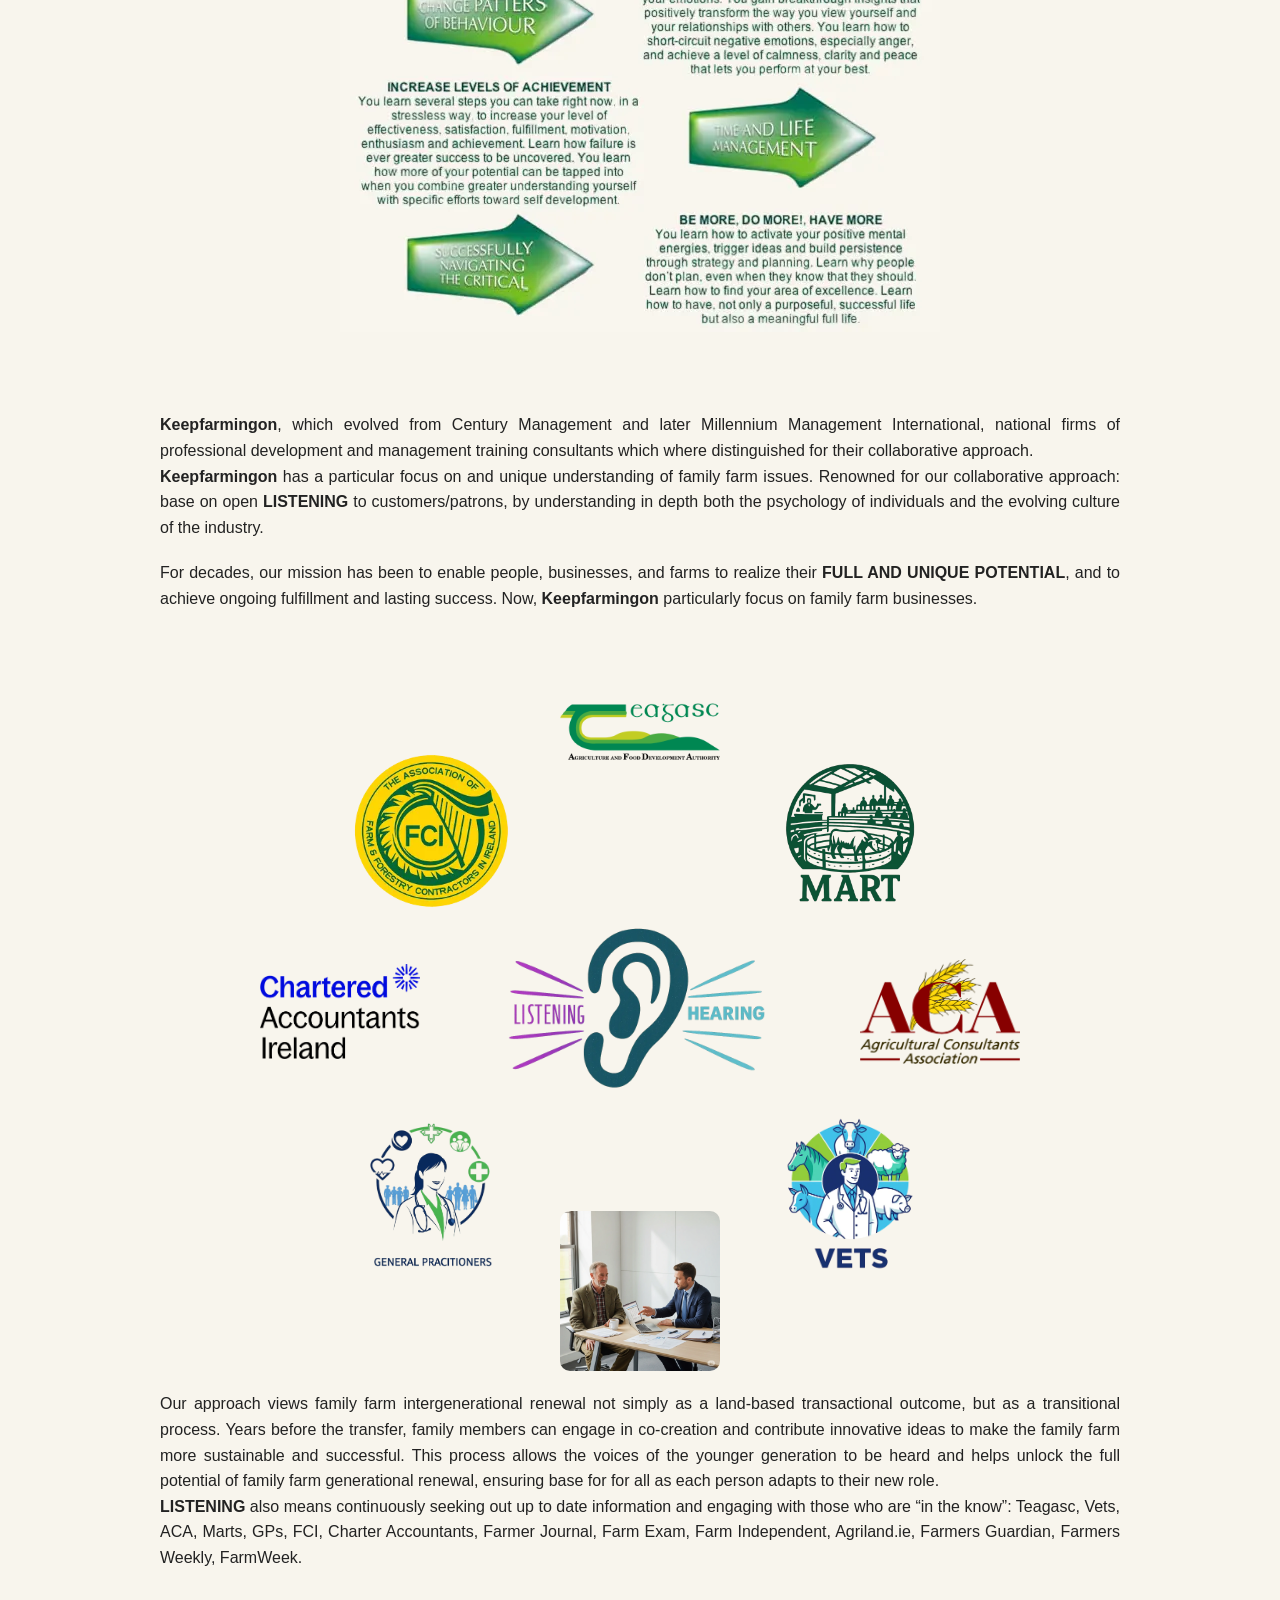
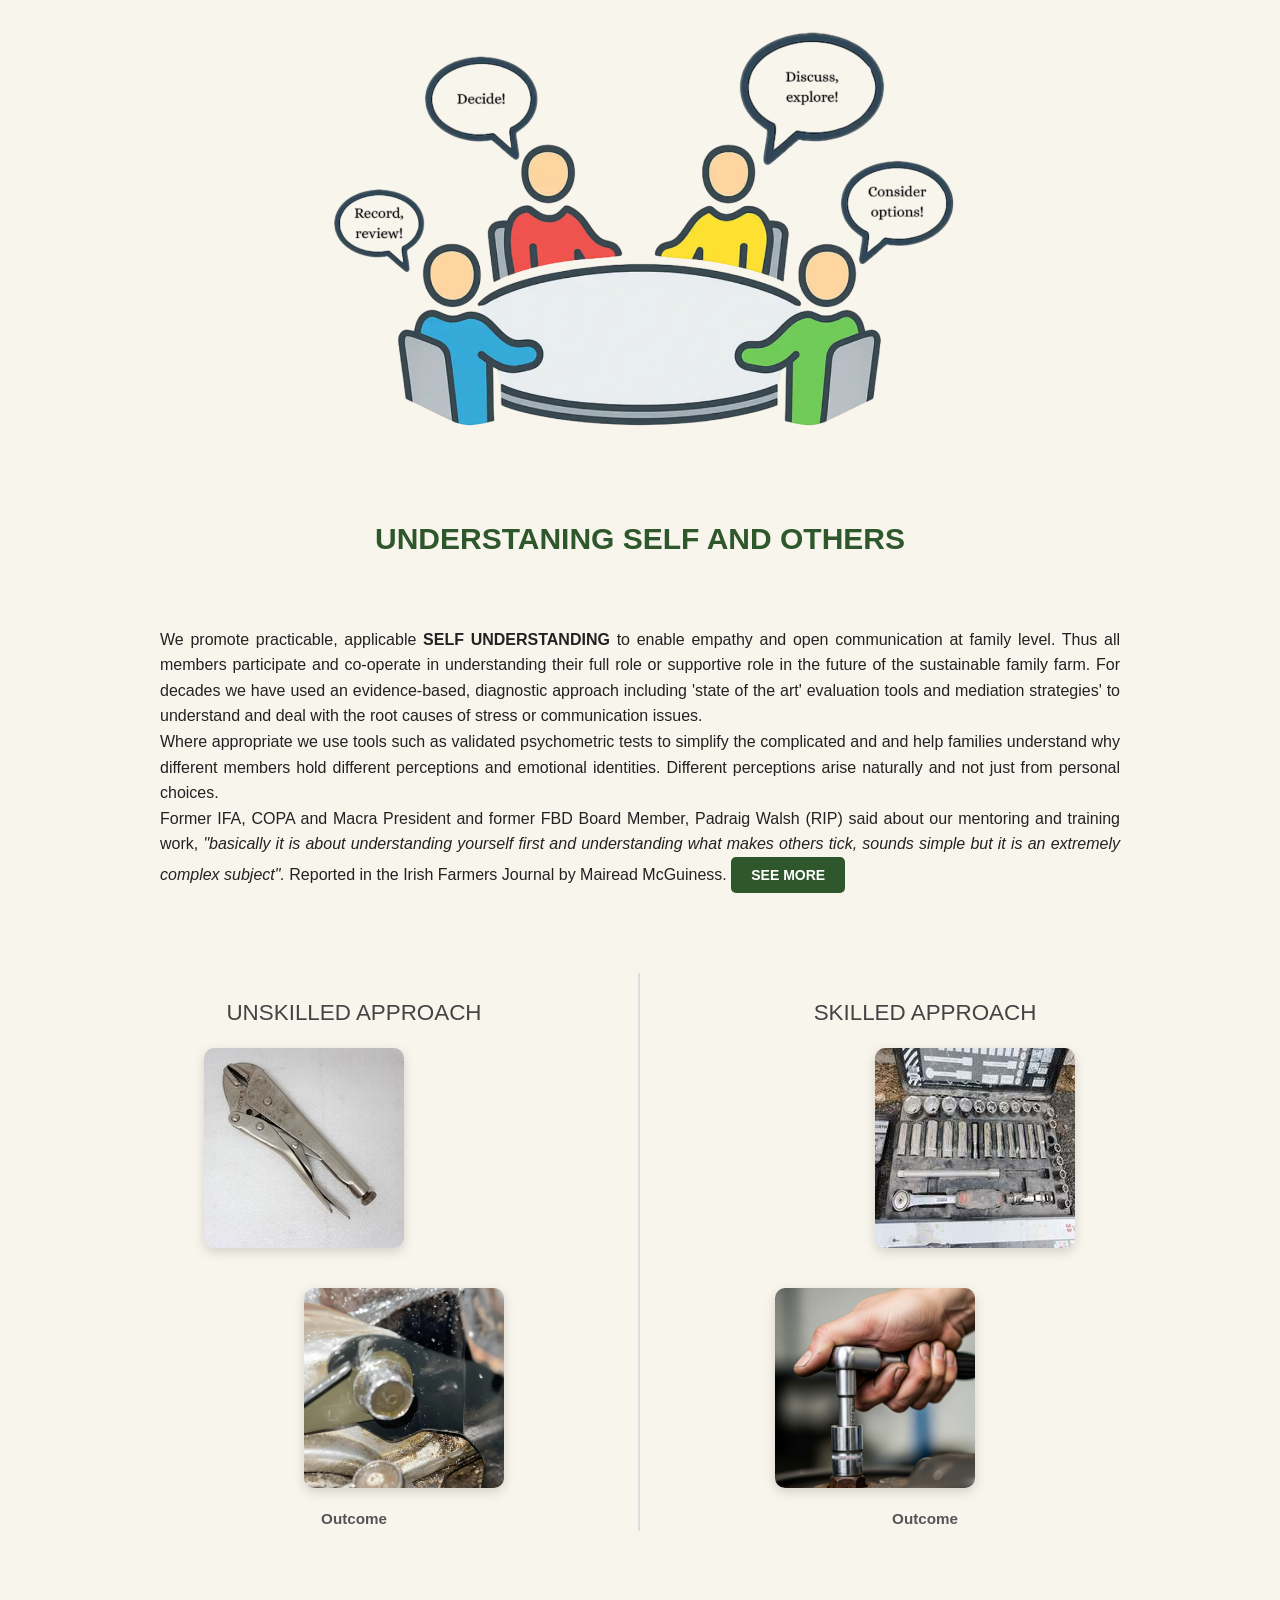
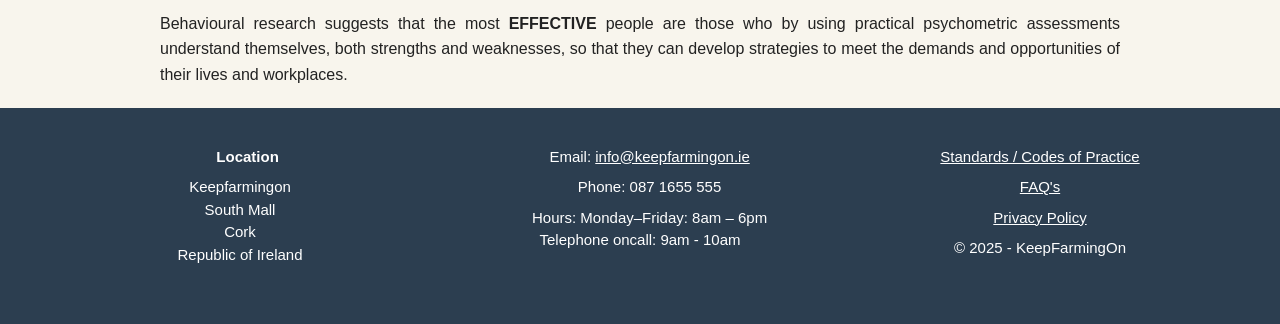
<file: Approach.html>
<!DOCTYPE html>
<html lang="en">

<head>
	<meta charset="UTF-8" />
	<meta name="viewport" content="width=device-width, initial-scale=1.0" />
	<title>Keep Farming On</title>
	<meta name="description"
		content="Supporting sustainable and innovative Irish agriculture. Find resources, news, and insights for the future of farming in Ireland at KeepFarmingOn.ie.">

	<!-- Favicon -->
	<link rel="icon" href="images/favicon.ico" type="image/x-icon">
	<link rel="shortcut icon" href="images/favicon.ico" type="image/x-icon">
	<link rel="icon" type="image/png" sizes="16x16" href="images/favicon-16x16.png">
	<link rel="icon" type="image/png" sizes="32x32" href="images/favicon-32x32.png">
	<link rel="apple-touch-icon" href="images/apple-touch-icon.png">
	<link rel="icon" type="image/png" sizes="192x192" href="images/android-chrome-192x192.png">
	<link rel="icon" type="image/png" sizes="512x512" href="images/android-chrome-512x512.png">

	<!-- CSS -->
	<link rel="preload" href="css/style.min.css" as="style" onload="this.onload=null;this.rel='stylesheet'">
	<noscript>
		<link rel="stylesheet" href="css/style.min.css">
	</noscript>
	<link rel="stylesheet" href="https://cdnjs.cloudflare.com/ajax/libs/font-awesome/6.5.0/css/all.min.css"
		media="print" onload="this.media='all'">
	<noscript>
		<link rel="stylesheet" href="https://cdnjs.cloudflare.com/ajax/libs/font-awesome/6.5.0/css/all.min.css">
	</noscript>

</head>


<body>

	<header>
		<div class="header-container">
			<!-- LOGO IZQUIERDA -->
			<div class="logo">
				<a href="index.html">
					<img src="images/LOGO.png" alt="Keep Farming On Logo" width="414" height="147" />
				</a>
			</div>

			<button class="menu-toggle" aria-label="Abrir menú">&#9776;</button>

			<!-- MENÚ DERECHA -->
			<nav class="main-nav">
				<ul>
					<li><a href="index.html">Home</a></li>
					<li><a href="Individual.html">Individual guidance</a></li>
					<li><a href="Approach.html">Our approach</a></li>
					<li><a href="About-us.html">About Us</a></li>
					<li><a href="FAQs.html">FAQs</a></li>
					<li><a href="Contact.html">Contact</a></li>
				</ul>
			</nav>
		</div>
	</header>

	<!-- HERO -->

	<section class="blur-background-section-pages" style="background-image: url('images/faqs.webp');">
		<div class="hero-overlay">
			<div class="hero-content">
				<h1>OUR APPROACH</h1>
			</div>
		</div>
	</section>

	<section class="training-section">
		<div class="training-header">
			<h2>PROFESSIONAL FARMER TRAINING PROGRAMME</h2>
			<blockquote>
				“Before you can master your life, you must master your thinking and attitude”
			</blockquote>
			<p class="training-description">
				THE MAXIMUM ACHIEVEMENT TRAINING PROGRAMME is a toolkit for life on how to tap into
				your abilities and capacities by mastering your thinking, attitude and behaviour,
				if applied it will deliver success for a lifetime.
			</p>
		</div>

		<div class="training-image">
			<img src="images/Training.webp" alt="Imagen de entrenamiento">
		</div>
	</section>

	<!-- Circle Galery -->
	<div class="intro-text">
		<p>
			<strong>Keepfarmingon</strong>, which evolved from Century Management and later Millennium Management
			International, national firms of professional development and management training consultants which where
			distinguished for their collaborative approach.<br>
			<strong>Keepfarmingon</strong> has a particular focus on and unique understanding of family farm issues.
			Renowned for our collaborative approach: base on open <strong>LISTENING</strong> to customers/patrons, by
			understanding in
			depth both the psychology of individuals and the evolving culture of the industry.
		</p>
		<p>
			For decades, our mission has been to enable people, businesses, and farms to realize their
			<strong>FULL AND UNIQUE POTENTIAL</strong>, and to achieve ongoing fulfillment and lasting success. Now,
			<strong>Keepfarmingon</strong> particularly focus on family farm businesses.
		</p>
	</div>
	<section class="circle-gallery" aria-label="Galería circular de imágenes">
		<figure class="center" aria-label="Imagen central">
			<img src="images/Ear2.webp" alt="Imagen central" />
		</figure>
		<div class="ring-outline" aria-hidden="true"></div>
		<ul>
			<li><img src="images/Logo_teagasc.png" alt="LOGO 1" /></li>
			<li><img src="images/Mart.webp" alt="LOGO 2" /></li>
			<li><img src="images/Logo_ACA.png" alt="LOGO 3" /></li>
			<li><img src="images/Vets.webp" alt="LOGO 4" /></li>
			<li><img src="images/Advisor_office.webp" alt="LOGO 5" /></li>
			<li><img src="images/GP.png" alt="LOGO 6" /></li>
			<li><img src="images/Logo_CAI.png" alt="LOGO 7" /></li>
			<li><img src="images/Logo_FCI.webp" alt="LOGO 8" /></li>
		</ul>
	</section>

	<div class="approach-text">
		<p>
			Our approach views family farm intergenerational renewal not simply as a land-based transactional
			outcome, but as a transitional process. Years before the transfer, family members can engage in co-creation
			and contribute innovative ideas to make the family farm more sustainable and successful.
			This process allows the voices of the younger generation to be heard and helps unlock the full
			potential of family farm generational renewal, ensuring base for for all as each person adapts to their new
			role.
		</p>
		<p>
			<strong>LISTENING</strong> also means continuously seeking out up to date information and engaging with
			those who are “in the
			know”:
			Teagasc, Vets, ACA, Marts, GPs, FCI, Charter Accountants, Farmer Journal, Farm Exam, Farm Independent,
			Agriland.ie, Farmers Guardian, Farmers Weekly, FarmWeek.
		</p>
	</div>
	<section class="options-section">
		<!-- <h2>UNDERSTANING SELF AND OTHERS</h2> -->
		<img src="images/understanding.webp" alt="Imagen 1" class="understanding" />
	</section>
	<section class="options-section">
		<h2>UNDERSTANING SELF AND OTHERS</h2>

		<div class="options-text">
			<p>
				<br>We promote practicable, applicable <strong>SELF UNDERSTANDING</strong> to enable empathy and open
				communication at family level. Thus all members participate and co-operate in understanding their full
				role or supportive role in the future of the sustainable family farm. For decades we have used an
				evidence-based, diagnostic approach including 'state of the art' evaluation tools and mediation
				strategies' to understand and deal with the root causes of stress or communication issues.<br>
				Where appropriate we use tools such as validated psychometric tests to simplify the complicated
				and and help families understand why different members hold different perceptions and emotional
				identities. Different perceptions arise naturally and not just from personal choices.<br>
				Former IFA, COPA and Macra President and former FBD Board Member, Padraig Walsh (RIP) said about our
				mentoring and training work,
				<i>"basically it is about understanding yourself first and understanding what makes others tick, sounds
					simple but it is an extremely complex subject".</i> Reported in the Irish Farmers Journal by Mairead
				McGuiness.
				<a href="FAQs.html#news">
					<button class="see-more-btn">SEE MORE</button>
				</a>
			</p>
		</div>

		<div class="options-container">
			<!-- Columna izquierda - Opción A -->
			<div class="option-column left">
				<h3>UNSKILLED APPROACH</h3>
				<img src="images/OptionA1.jpg" alt="Opción A1" class="top">
				<img src="images/OptionA2.webp" alt="Opción A2" class="bottom">
				<p><strong>Outcome</strong></p>
			</div>

			<!-- Columna derecha - Opción B -->
			<div class="option-column right">
				<h3>SKILLED APPROACH</h3>
				<img src="images/OptionB2.jpg" alt="Opción B1" class="top">
				<img src="images/OptionB1.png" alt="Opción B2" class="bottom">
				<p><strong>Outcome</strong></p>
			</div>
		</div>

		<!-- Texto general debajo -->
		<div class="options-text">
			<p>
				Behavioural research suggests that the most <strong>EFFECTIVE</strong> people are those who by using
				practical
				psychometric assessments understand themselves, both strengths and weaknesses, so that they can develop
				strategies to meet the demands and opportunities of their lives and workplaces.
			</p>
		</div>
	</section>



	<!-- UNDER CONSTRUCTION

	<div class="under-construction-farm">
		<h2>🚜 Under Construction 🚜</h2>
		<p>We’re planting something new.</p>
	</div> -->

	<!-- Footer -->

	<footer class="footer">
		<div class="footer-container">
			<div class="footer-column">
				<p><i class="fas fa-map-marker-alt"></i> <strong>Location</strong></p>
				<p>Keepfarmingon<br>South Mall<br>Cork<br>Republic of Ireland</p>
			</div>


			<div class="footer-column">
				<p><i class="fas fa-envelope"></i> Email: <a
						href="mailto:info@keepfarmingon.ie">info@keepfarmingon.ie</a></p>
				<p><i class="fas fa-phone"></i> Phone: 087 1655 555</p>
				<p><i class="fas fa-clock"></i> Hours: Monday–Friday: 8am – 6pm <br>Telephone oncall: 9am - 10am</p>
			</div>

			<div class="footer-column">
				<p><a href="#">Standards / Codes of Practice</a></p>
				<p><a href="#">FAQ's</a></p>
				<p><a href="Privacy.html">Privacy Policy</a></p>
				<p>© 2025 - KeepFarmingOn</p>
			</div>
		</div>
	</footer>

	<!-- Script para el menu amburguesa -->
	<script>
		document.addEventListener("DOMContentLoaded", function () {
			const toggle = document.querySelector(".menu-toggle");
			const nav = document.querySelector(".main-nav");

			toggle.addEventListener("click", () => {
				nav.classList.toggle("active");
			});
		});
	</script>

</body>

</html>
</file>
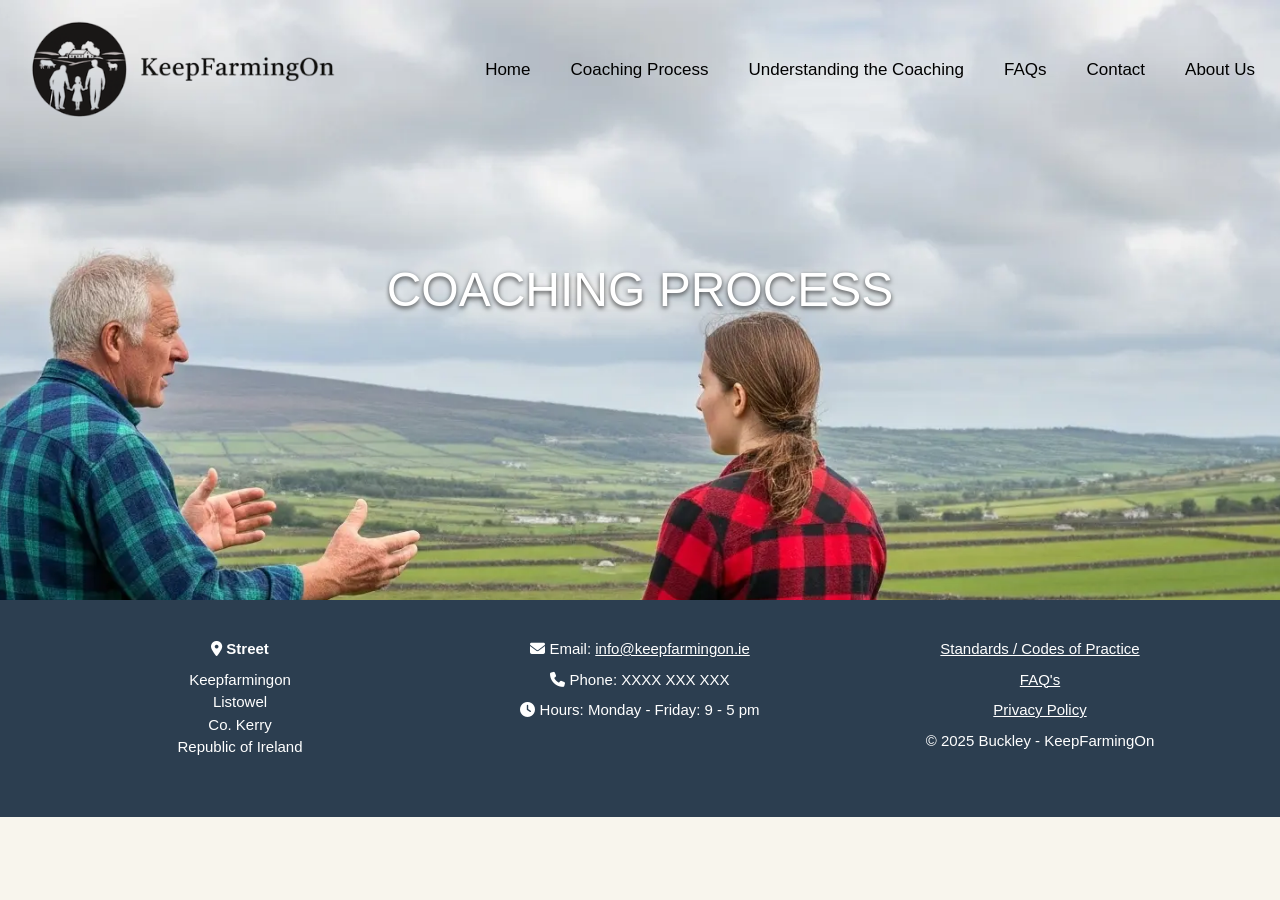
<file: Coaching_process.html>
<!DOCTYPE html>
<html lang="en">

<head>
	<meta charset="UTF-8" />
	<meta name="viewport" content="width=device-width, initial-scale=1.0" />
	<title>Keep Farming On</title>
	<meta name="description"
		content="Supporting sustainable and innovative Irish agriculture. Find resources, news, and insights for the future of farming in Ireland at KeepFarmingOn.ie.">

	<!-- Favicon -->
	<link rel="icon" href="images/favicon.ico" type="image/x-icon">
	<link rel="shortcut icon" href="images/favicon.ico" type="image/x-icon">
	<link rel="icon" type="image/png" sizes="16x16" href="images/favicon-16x16.png">
	<link rel="icon" type="image/png" sizes="32x32" href="images/favicon-32x32.png">
	<link rel="apple-touch-icon" href="images/apple-touch-icon.png">
	<link rel="icon" type="image/png" sizes="192x192" href="images/android-chrome-192x192.png">
	<link rel="icon" type="image/png" sizes="512x512" href="images/android-chrome-512x512.png">

	<!-- CSS -->
	<link href="https://fonts.googleapis.com/css2?family=Poppins:wght@400;600&display=swap" rel="stylesheet">
	<link rel="stylesheet" type="text/css" media="all" href="css/style.css">
	<link rel="stylesheet" type="text/css" media="all" href="css/responsive.css">
	<link rel="stylesheet" href="https://cdnjs.cloudflare.com/ajax/libs/font-awesome/6.5.0/css/all.min.css" />

</head>


<body>

	<header>
		<div class="header-container">
			<!-- LOGO IZQUIERDA -->
			<div class="logo">
				<a href="index.html">
					<img src="images/LOGO.png" alt="Keep Farming On Logo" />
				</a>
			</div>

			<!-- MENÚ DERECHA -->
			<nav class="main-nav">
				<ul>
					<li><a href="index.html">Home</a></li>
					<li><a href="Coaching_process.html">Coaching Process</a></li>
					<li><a href="Understanding.html">Understanding the Coaching</a></li>
					<li><a href="FAQs.html">FAQs</a></li>
					<li><a href="Contact.html">Contact</a></li>
					<li><a href="About-us.html">About Us</a></li>
				</ul>
			</nav>
		</div>
	</header>

	<!-- HERO -->

	<section class="blur-background-section-pages" style="background-image: url('images/coaching.webp');">
		<div class="hero-overlay">
			<div class="hero-content">
				<h1>COACHING PROCESS</h1>
			</div>
		</div>
	</section>

	<!-- Footer -->

	<footer class="footer">
		<div class="footer-container">
			<div class="footer-column">
				<p><i class="fas fa-map-marker-alt"></i> <strong>Street</strong></p>
				<p>Keepfarmingon<br>Listowel<br>Co. Kerry<br>Republic of Ireland</p>
			</div>

			<div class="footer-column">
				<p><i class="fas fa-envelope"></i> Email: <a
						href="mailto:info@keepfarmingon.ie">info@keepfarmingon.ie</a></p>
				<p><i class="fas fa-phone"></i> Phone: XXXX XXX XXX</p>
				<p><i class="fas fa-clock"></i> Hours: Monday - Friday: 9 - 5 pm</p>
			</div>

			<div class="footer-column">
				<p><a href="#">Standards / Codes of Practice</a></p>
				<p><a href="#">FAQ's</a></p>
				<p><a href="#">Privacy Policy</a></p>
				<p>© 2025 Buckley - KeepFarmingOn</p>
			</div>
		</div>
	</footer>

</body>

</html>
</file>
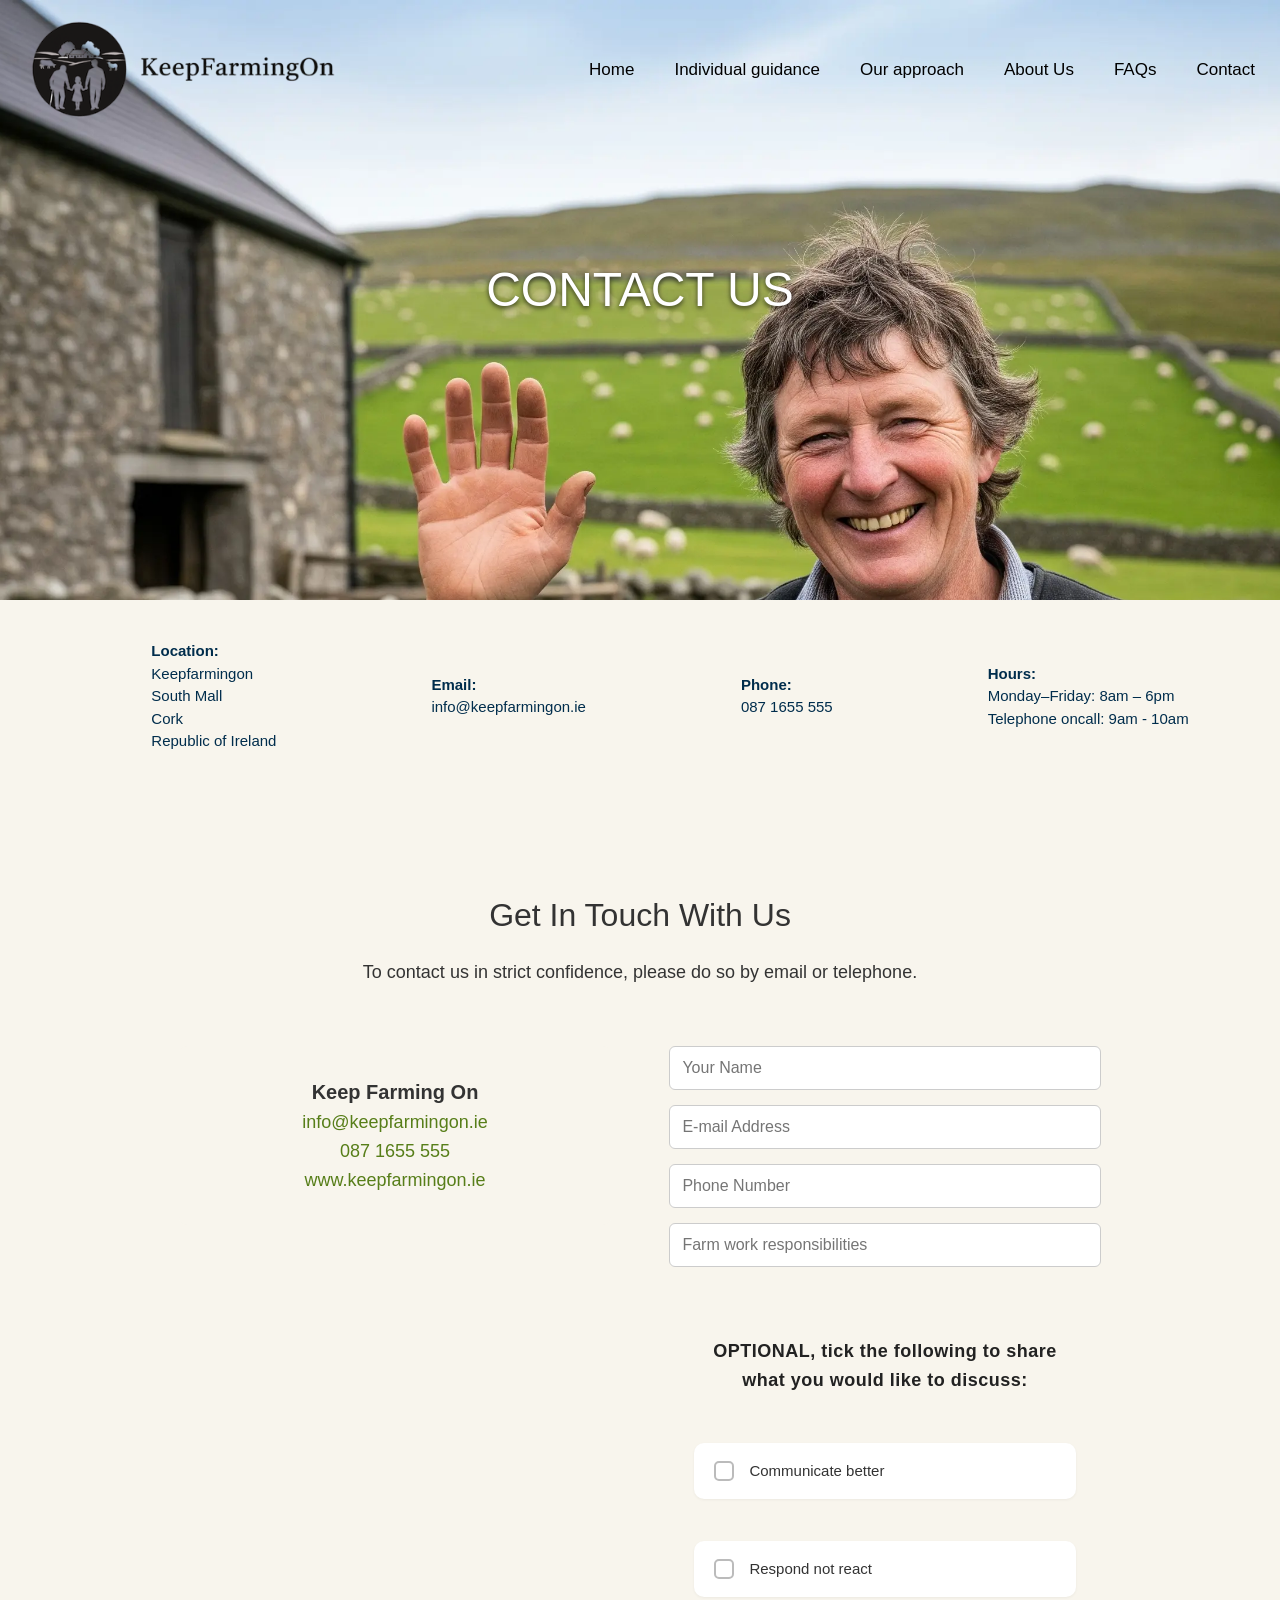
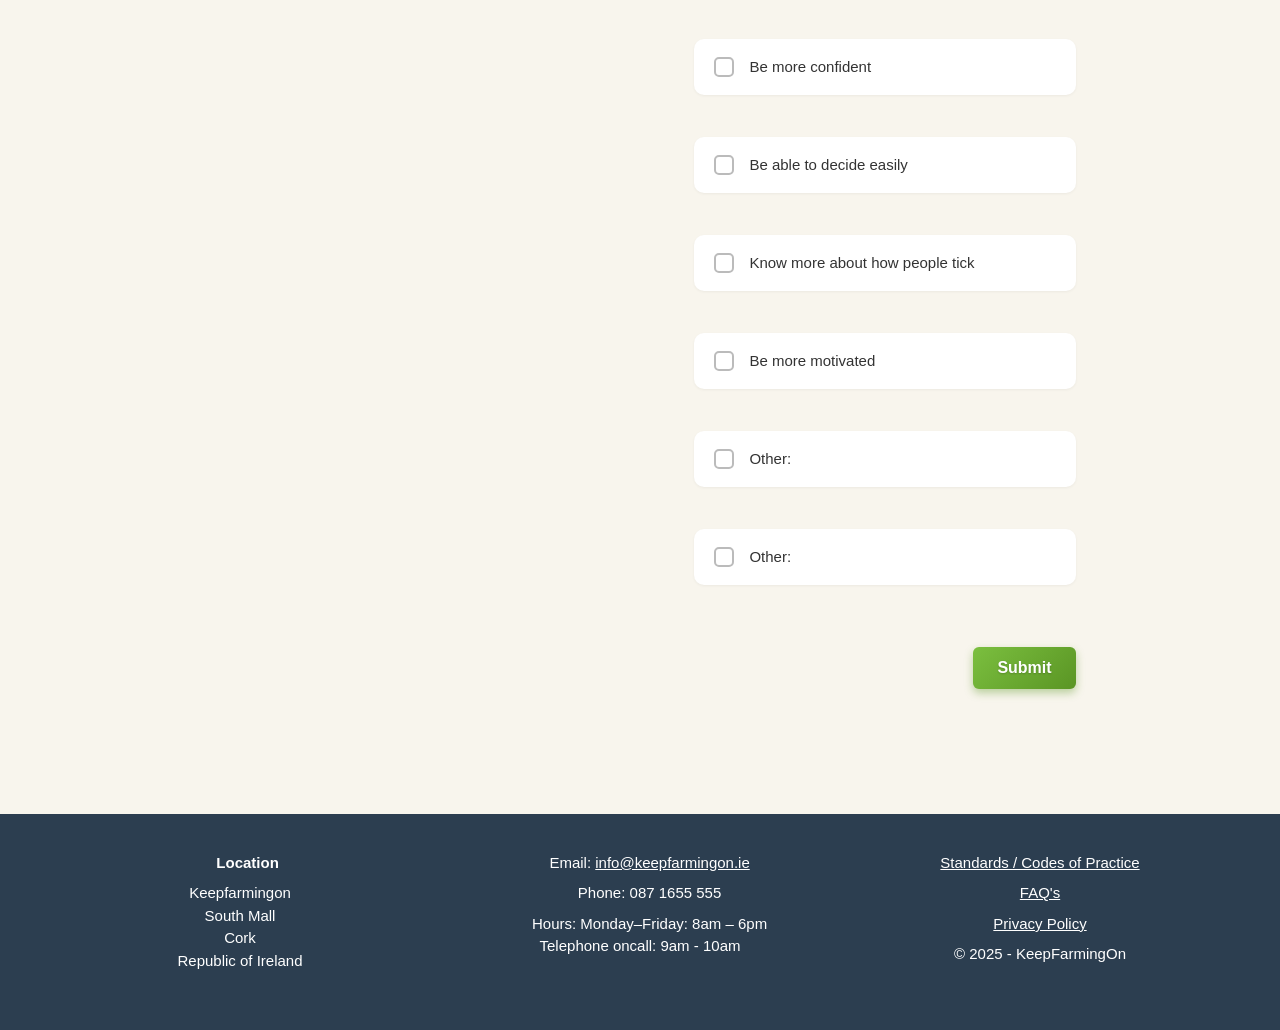
<file: Contact.html>
<!DOCTYPE html>
<html lang="en">

<head>
	<meta charset="UTF-8" />
	<meta name="viewport" content="width=device-width, initial-scale=1.0" />
	<title>Keep Farming On</title>
	<meta name="description"
		content="Supporting sustainable and innovative Irish agriculture. Find resources, news, and insights for the future of farming in Ireland at KeepFarmingOn.ie.">

	<!-- Favicon -->
	<link rel="icon" href="images/favicon.ico" type="image/x-icon">
	<link rel="shortcut icon" href="images/favicon.ico" type="image/x-icon">
	<link rel="icon" type="image/png" sizes="16x16" href="images/favicon-16x16.png">
	<link rel="icon" type="image/png" sizes="32x32" href="images/favicon-32x32.png">
	<link rel="apple-touch-icon" href="images/apple-touch-icon.png">
	<link rel="icon" type="image/png" sizes="192x192" href="images/android-chrome-192x192.png">
	<link rel="icon" type="image/png" sizes="512x512" href="images/android-chrome-512x512.png">

	<!-- CSS -->
	<link rel="preload" href="css/style.min.css" as="style" onload="this.onload=null;this.rel='stylesheet'">
	<noscript>
		<link rel="stylesheet" href="css/style.min.css">
	</noscript>
	<link rel="stylesheet" href="https://cdnjs.cloudflare.com/ajax/libs/font-awesome/6.5.0/css/all.min.css"
		media="print" onload="this.media='all'">
	<noscript>
		<link rel="stylesheet" href="https://cdnjs.cloudflare.com/ajax/libs/font-awesome/6.5.0/css/all.min.css">
	</noscript>
	<script src="https://www.google.com/recaptcha/api.js" async defer></script>

</head>


<body>

	<header>
		<div class="header-container">
			<!-- LOGO IZQUIERDA -->
			<div class="logo">
				<a href="index.html">
					<img src="images/LOGO.png" alt="Keep Farming On Logo" width="414" height="147" />
				</a>
			</div>

			<button class="menu-toggle" aria-label="Abrir menú">&#9776;</button>

			<!-- MENÚ DERECHA -->
			<nav class="main-nav">
				<ul>
					<li><a href="index.html">Home</a></li>
					<li><a href="Individual.html">Individual guidance</a></li>
					<li><a href="Approach.html">Our approach</a></li>
					<li><a href="About-us.html">About Us</a></li>
					<li><a href="FAQs.html">FAQs</a></li>
					<li><a href="Contact.html">Contact</a></li>
				</ul>
			</nav>
		</div>
	</header>

	<!-- HERO -->

	<section class="blur-background-section-pages" style="background-image: url('images/Contactus.webp');">
		<div class="hero-overlay">
			<div class="hero-content">
				<h1>CONTACT US</h1>
			</div>
		</div>
	</section>

	<!-- Contact info -->

	<section class="contact-info">
		<div class="contact-box">
			<div class="icon"><i class="fas fa-map-marker-alt"></i></div>
			<div class="text">
				<p><strong>Location:</strong><br>
					Keepfarmingon<br>
					South Mall<br>
					Cork<br>
					Republic of Ireland</p>
			</div>
		</div>

		<div class="contact-box">
			<div class="icon"><i class="fas fa-envelope"></i></div>
			<div class="text">
				<p><strong>Email:</strong><br>
					<a href="mailto:info@keepfarmingon.ie">info@keepfarmingon.ie</a>
				</p>
			</div>
		</div>

		<div class="contact-box">
			<div class="icon phone"><i class="fas fa-phone-alt"></i></div>
			<div class="text">
				<p><strong>Phone:</strong><br>087 1655 555</p>
			</div>
		</div>

		<div class="contact-box">
			<div class="icon"><i class="fas fa-clock"></i></div>
			<div class="text">
				<p><strong>Hours:</strong><br>Monday–Friday: 8am – 6pm
					<br>Telephone oncall: 9am - 10am
				</p>

			</div>
		</div>
	</section>

	<!-- GET IN TOUCH -->

	<section id="get-in-touch" class="clearfix">
		<div id="confidence" class="container">
			<h2>Get In Touch With Us</h2>
			<p>To contact us in strict confidence, please do so by email or telephone.</p>
		</div>

		<div class="container">
			<div id="contact">
				<div class="half left">
					<div id="company-details">
						<p><strong>Keep <span class="colour">Farming</span> On</strong></p>
						<p><a href="mailto:info@keepfarmingon.ie">info@keepfarmingon.ie</a></p>
						<p><a href="tel:0862464040">087 1655 555</a></p>
						<p><a href="https://www.keepfarmingon.ie" target="_blank">www.keepfarmingon.ie</a></p>
					</div>
				</div>

				<div class="half right">
					<form name="form" id="gform" class="gform pure-form" action="src/send_form.php" method="POST">
						<input id="contact-name" class="input" type="text" placeholder="Your Name" name="name" required>
						<input id="contact-email" class="input" type="email" placeholder="E-mail Address" name="email"
							required>
						<input id="contact-phone" class="input" type="tel" placeholder="Phone Number" name="phone"
							required>

						<input id="contact-work" class="input" type="text" placeholder="Farm work responsibilities"
							name="work_responsibilities" required>

						<div class="extra-section">
							<p>OPTIONAL, tick the following to share what you would like to discuss:</p><br>
							<label><input type="checkbox" name="improvements[]" value="Communication better">
								Communicate better</label><br>
							<label><input type="checkbox" name="improvements[]" value="Reach less"> Respond not
								react</label><br>
							<label><input type="checkbox" name="improvements[]" value="Be more confident"> Be more
								confident</label><br>
							<label><input type="checkbox" name="improvements[]" value="Decision making skills"> Be able
								to
								decide easily</label><br>
							<label><input type="checkbox" name="improvements[]" value="Know more about your profile">
								Know
								more about how people tick</label><br>
							<label><input type="checkbox" name="improvements[]" value="Be more motivated"> Be more
								motivated</label><br>
							<label>
								<input type="checkbox" id="other-check-1" name="improvements[]" value="Other1">
								Other:
								<input type="text" id="other-text-1" name="other_text_1" placeholder="Please specify"
									class="other-input">
							</label><br>

							<label>
								<input type="checkbox" id="other-check-2" name="improvements[]" value="Other2">
								Other:
								<input type="text" id="other-text-2" name="other_text_2" placeholder="Please specify"
									class="other-input">
							</label><br>

							<div class="g-recaptcha" data-sitekey="6Lca0aUrAAAAALGYwvwqYuzw8FrM9ZhqNx62XHj0"
								data-size="invisible" data-callback="onRecaptchaSuccess">
							</div>

							<div class="btn-container-right">
								<button id="contact-submit" class="btn-general" type="submit">Submit</button>
							</div>
					</form>
				</div>
			</div>

			<div style="display:none;" class="loading_message">
				<h4>Sending your message, please wait...</h4>
			</div>

			<div style="display:none;" class="thankyou_message">
				<h4>Thanks for correspondence,<br> we will get back to you soon.</h4>
			</div>
		</div>
	</section>

	<!-- Footer -->

	<footer class="footer">
		<div class="footer-container">
			<div class="footer-column">
				<p><i class="fas fa-map-marker-alt"></i> <strong>Location</strong></p>
				<p>Keepfarmingon<br>South Mall<br>Cork<br>Republic of Ireland</p>
			</div>


			<div class="footer-column">
				<p><i class="fas fa-envelope"></i> Email: <a
						href="mailto:info@keepfarmingon.ie">info@keepfarmingon.ie</a></p>
				<p><i class="fas fa-phone"></i> Phone: 087 1655 555</p>
				<p><i class="fas fa-clock"></i> Hours: Monday–Friday: 8am – 6pm <br>Telephone oncall: 9am - 10am</p>
			</div>

			<div class="footer-column">
				<p><a href="#">Standards / Codes of Practice</a></p>
				<p><a href="#">FAQ's</a></p>
				<p><a href="Privacy.html">Privacy Policy</a></p>
				<p>© 2025 - KeepFarmingOn</p>
			</div>
		</div>
	</footer>

	<script src="js/form.js" async></script>
	<!-- Script para el menu amburguesa -->
	<script>
		document.addEventListener("DOMContentLoaded", function () {
			const toggle = document.querySelector(".menu-toggle");
			const nav = document.querySelector(".main-nav");

			toggle.addEventListener("click", () => {
				nav.classList.toggle("active");
			});
		});
	</script>
</body>

</html>
</file>
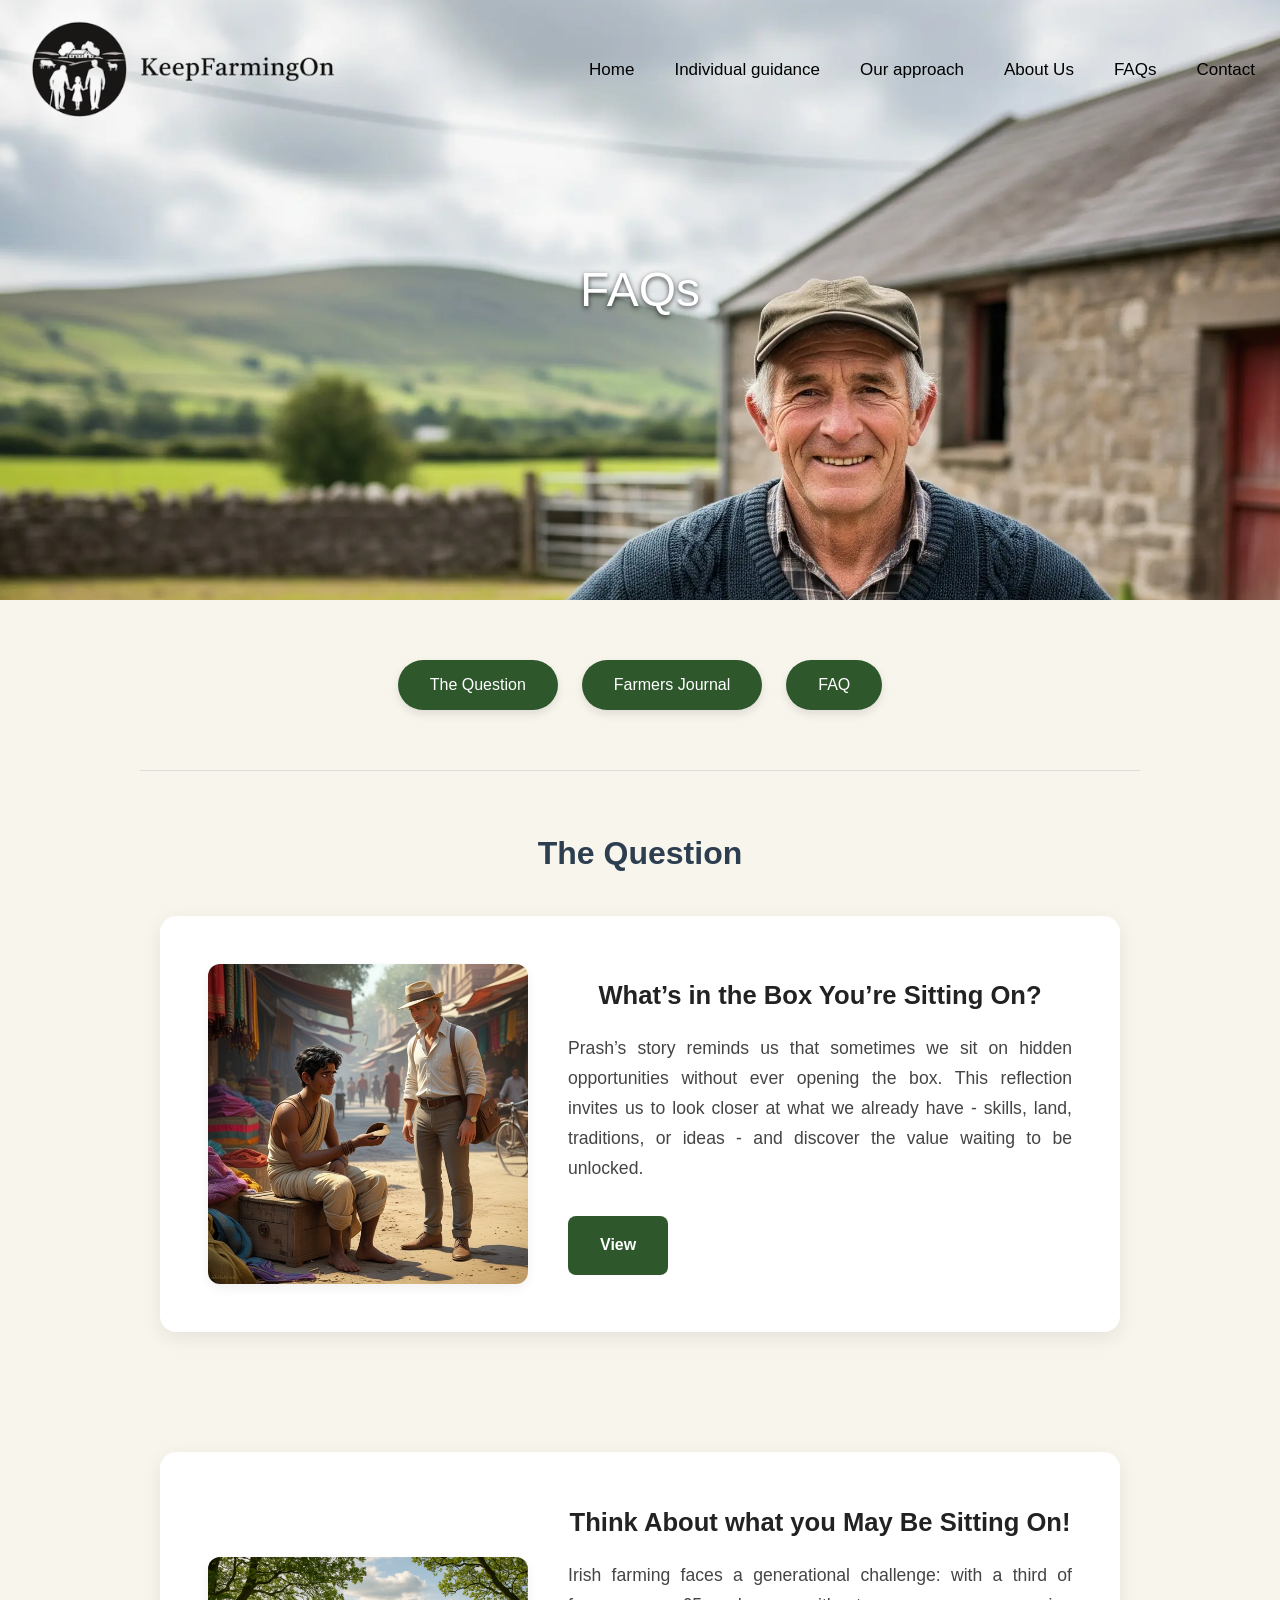
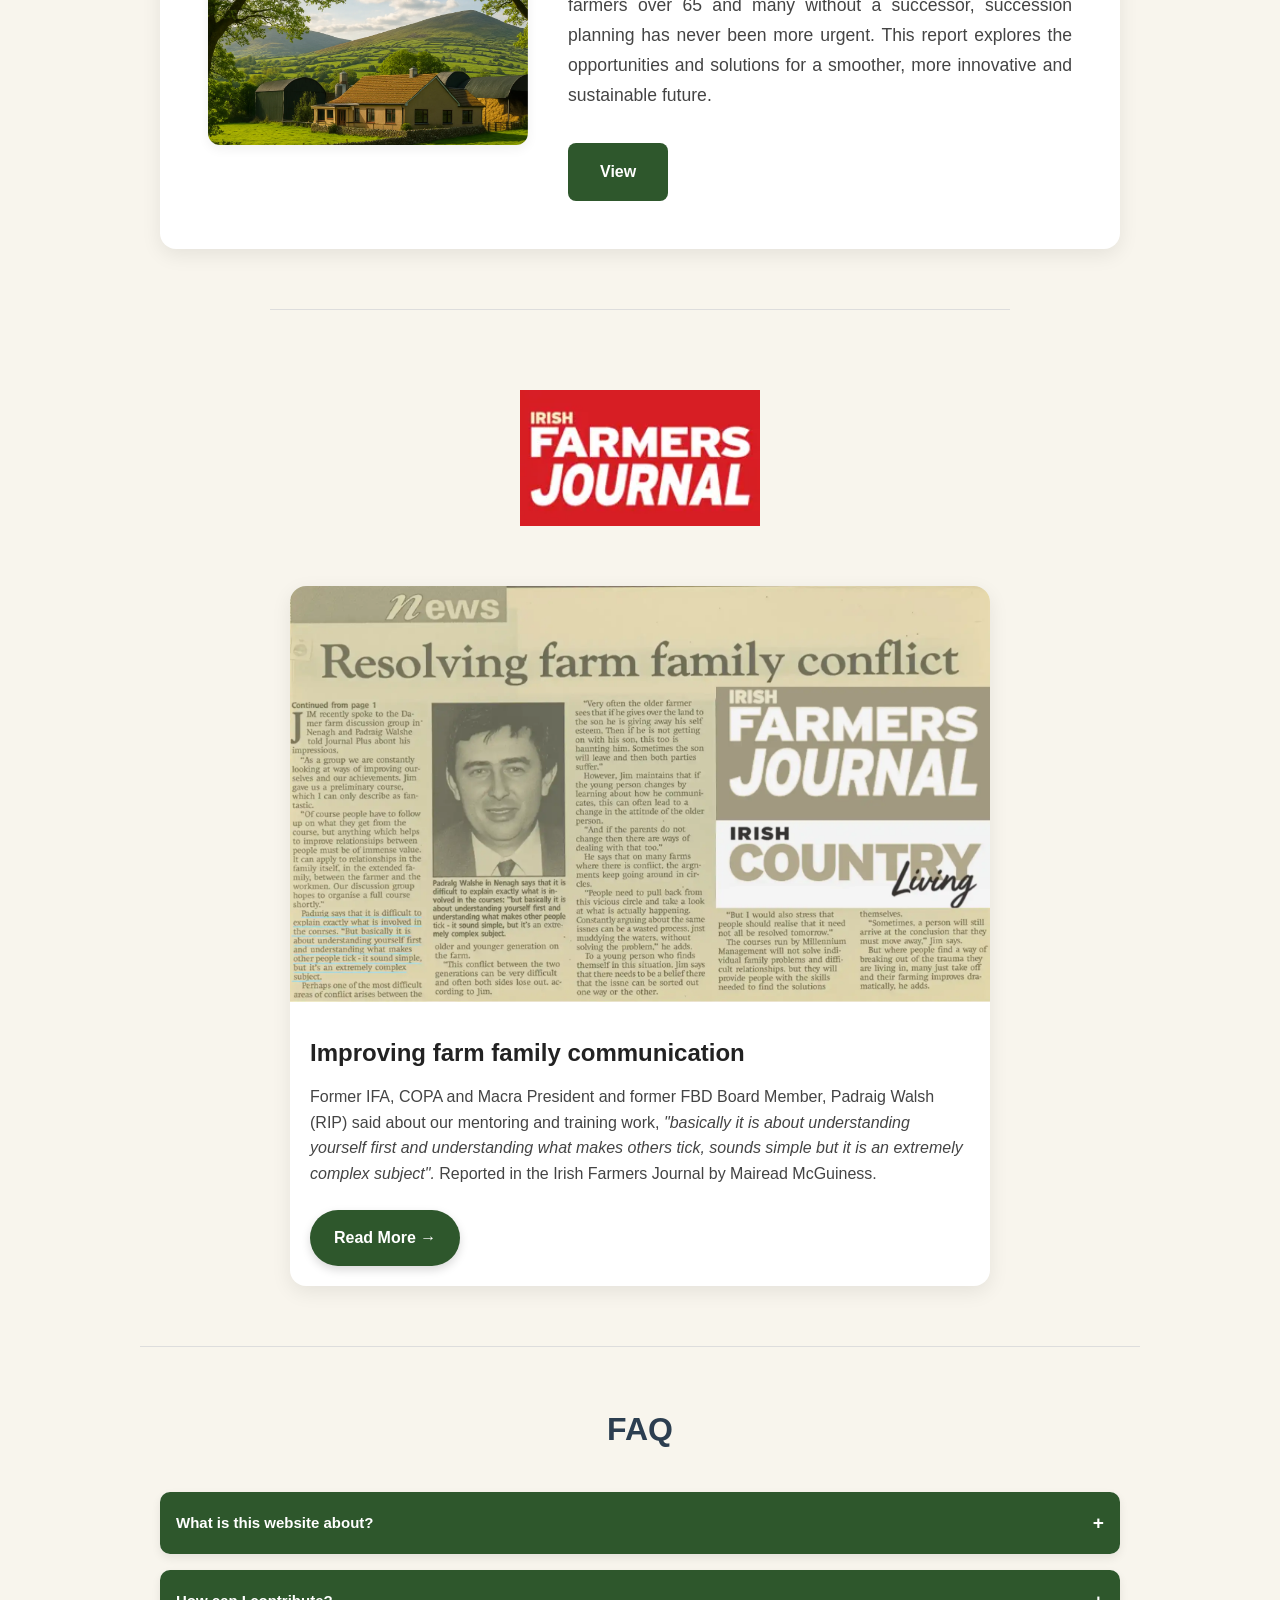
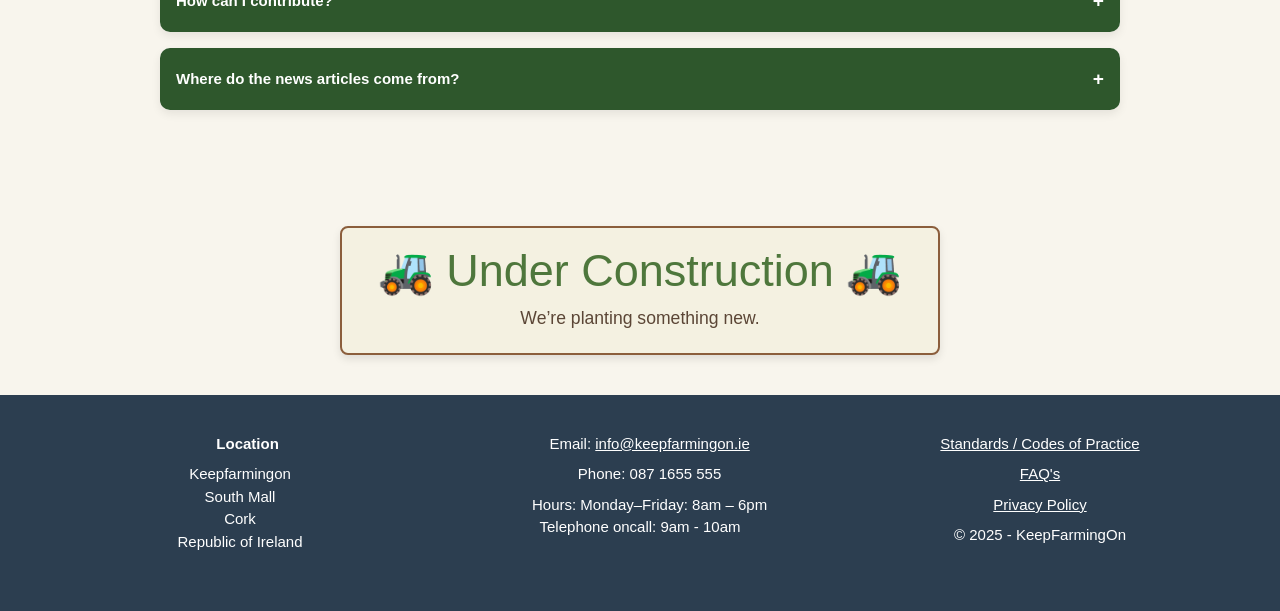
<file: FAQs.html>
<!DOCTYPE html>
<html lang="en">

<head>
	<meta charset="UTF-8" />
	<meta name="viewport" content="width=device-width, initial-scale=1.0" />
	<title>Keep Farming On</title>
	<meta name="description"
		content="Supporting sustainable and innovative Irish agriculture. Find resources, news, and insights for the future of farming in Ireland at KeepFarmingOn.ie.">

	<!-- Favicon -->
	<link rel="icon" href="images/favicon.ico" type="image/x-icon">
	<link rel="shortcut icon" href="images/favicon.ico" type="image/x-icon">
	<link rel="icon" type="image/png" sizes="16x16" href="images/favicon-16x16.png">
	<link rel="icon" type="image/png" sizes="32x32" href="images/favicon-32x32.png">
	<link rel="apple-touch-icon" href="images/apple-touch-icon.png">
	<link rel="icon" type="image/png" sizes="192x192" href="images/android-chrome-192x192.png">
	<link rel="icon" type="image/png" sizes="512x512" href="images/android-chrome-512x512.png">

	<!-- CSS -->
	<link rel="preload" href="css/style.min.css" as="style" onload="this.onload=null;this.rel='stylesheet'">
	<noscript>
		<link rel="stylesheet" href="css/style.min.css">
	</noscript>
	<link rel="stylesheet" href="https://cdnjs.cloudflare.com/ajax/libs/font-awesome/6.5.0/css/all.min.css"
		media="print" onload="this.media='all'">
	<noscript>
		<link rel="stylesheet" href="https://cdnjs.cloudflare.com/ajax/libs/font-awesome/6.5.0/css/all.min.css">
	</noscript>

</head>


<body>

	<header>
		<div class="header-container">
			<!-- LOGO IZQUIERDA -->
			<div class="logo">
				<a href="index.html">
					<img src="images/LOGO.png" alt="Keep Farming On Logo" width="414" height="147" />
				</a>
			</div>

			<button class="menu-toggle" aria-label="Abrir menú">&#9776;</button>

			<!-- MENÚ DERECHA -->
			<nav class="main-nav">
				<ul>
					<li><a href="index.html">Home</a></li>
					<li><a href="Individual.html">Individual guidance</a></li>
					<li><a href="Approach.html">Our approach</a></li>
					<li><a href="About-us.html">About Us</a></li>
					<li><a href="FAQs.html">FAQs</a></li>
					<li><a href="Contact.html">Contact</a></li>
				</ul>
			</nav>
		</div>
	</header>

	<!-- HERO -->

	<section class="blur-background-section-pages" style="background-image: url('images/understand.webp');">
		<div class="hero-overlay">
			<div class="hero-content">
				<h1>FAQs</h1>
			</div>
		</div>
	</section>

	<!-- SECTION 1: Navigation Buttons -->
	<section id="navigation">
		<div class="nav-buttons">
			<button onclick="scrollToSection('question')">The Question</button>
			<button onclick="scrollToSection('news')">Farmers Journal</button>
			<button onclick="scrollToSection('faq')">FAQ</button>
		</div>
	</section>

	<!-- SECTION 2: The Question -->

	<section id="question" class="first">
		<h2 class="section-title-FAQ">The Question</h2>

		<div class="download-box">
			<div class="download-content">
				<img src="images/French1.jpg" alt="Metaphorical Box Illustration" class="download-image">
				<div class="download-text">
					<h2>What’s in the Box You’re Sitting On?</h2>
					<!-- <h2>Farm Succession: Opportunities, Solutions & Future Success</h2> -->
					<p>
						Prash’s story reminds us that sometimes we sit on hidden opportunities without ever opening the
						box. This reflection invites us to look closer at what we already have - skills, land,
						traditions,
						or ideas - and discover the value waiting to be unlocked.
					</p>
					<a href="files/FrenchMan.pdf" target="_blank" class="download-btn">
						View
					</a>
				</div>
			</div>
		</div>
	</section>
	<section id="question">
		<div class="download-box">
			<div class="download-content">
				<img src="images/Irish1.webp" alt="Metaphorical Box Illustration" class="download-image">
				<div class="download-text">
					<h2>Think About what you May Be Sitting On!</h2>
					<!-- <h2>Farm Succession: Opportunities, Solutions & Future Success</h2> -->
					<p>
						Irish farming faces a generational challenge: with a third of farmers over 65 and many without a
						successor, succession planning has never been more urgent. This report explores the
						opportunities and solutions for a smoother, more innovative and sustainable future.
					</p>
					<a href="files/Opportunities.pdf" target="_blank" class="download-btn">
						View
					</a>
				</div>
			</div>
		</div>
	</section>

	<section id="news">
		<h2 class="section-title-FAQ"><img src="images/Farmers_journal.webp" alt="Farmers Journal "
				class="header-image"></h2>

		<div class="news-card">
			<img src="images/Newspaper.webp" alt="Newspaper" class="news-image">
			<div class="news-content">
				<h3 class="news-title">Improving farm family communication</h3>
				<p class="news-description">
					Former IFA, COPA and Macra President and former FBD Board Member, Padraig Walsh (RIP) said about our
					mentoring and training work,
					<i>"basically it is about understanding yourself first and understanding what makes others tick,
						sounds
						simple but it is an extremely complex subject".</i> Reported in the Irish Farmers Journal by
					Mairead
					McGuiness.
				</p>
				<a href="files/Newspaper.pdf" target="_blank" class="news-button">Read More →</a>
			</div>
		</div>
	</section>


	<!-- SECTION 4: FAQ -->
	<section id="faq">
		<h2 class="section-title-FAQ">FAQ</h2>
		<div class="faq-item">
			<div class="faq-question">What is this website about?</div>
			<div class="faq-answer">Under Construction</div>
		</div>
		<div class="faq-item">
			<div class="faq-question">How can I contribute?</div>
			<div class="faq-answer">Under Construction</div>
		</div>
		<div class="faq-item">
			<div class="faq-question">Where do the news articles come from?</div>
			<div class="faq-answer">Under Construction</div>
		</div>
	</section>


	<!-- UNDER CONSTRUCTION -->

	<div class="under-construction-farm">
		<h2>🚜 Under Construction 🚜</h2>
		<p>We’re planting something new.</p>
	</div>

	<!-- Footer -->

	<footer class="footer">
		<div class="footer-container">
			<div class="footer-column">
				<p><i class="fas fa-map-marker-alt"></i> <strong>Location</strong></p>
				<p>Keepfarmingon<br>South Mall<br>Cork<br>Republic of Ireland</p>
			</div>


			<div class="footer-column">
				<p><i class="fas fa-envelope"></i> Email: <a
						href="mailto:info@keepfarmingon.ie">info@keepfarmingon.ie</a></p>
				<p><i class="fas fa-phone"></i> Phone: 087 1655 555</p>
				<p><i class="fas fa-clock"></i> Hours: Monday–Friday: 8am – 6pm <br>Telephone oncall: 9am - 10am</p>
			</div>

			<div class="footer-column">
				<p><a href="#">Standards / Codes of Practice</a></p>
				<p><a href="#">FAQ's</a></p>
				<p><a href="Privacy.html">Privacy Policy</a></p>
				<p>© 2025 - KeepFarmingOn</p>
			</div>
		</div>
	</footer>
	<script src="js/FAQ.js"></script>
	<!-- Script para el menu amburguesa -->
	<script>
		document.addEventListener("DOMContentLoaded", function () {
			const toggle = document.querySelector(".menu-toggle");
			const nav = document.querySelector(".main-nav");

			toggle.addEventListener("click", () => {
				nav.classList.toggle("active");
			});
		});
	</script>
</body>

</html>
</file>
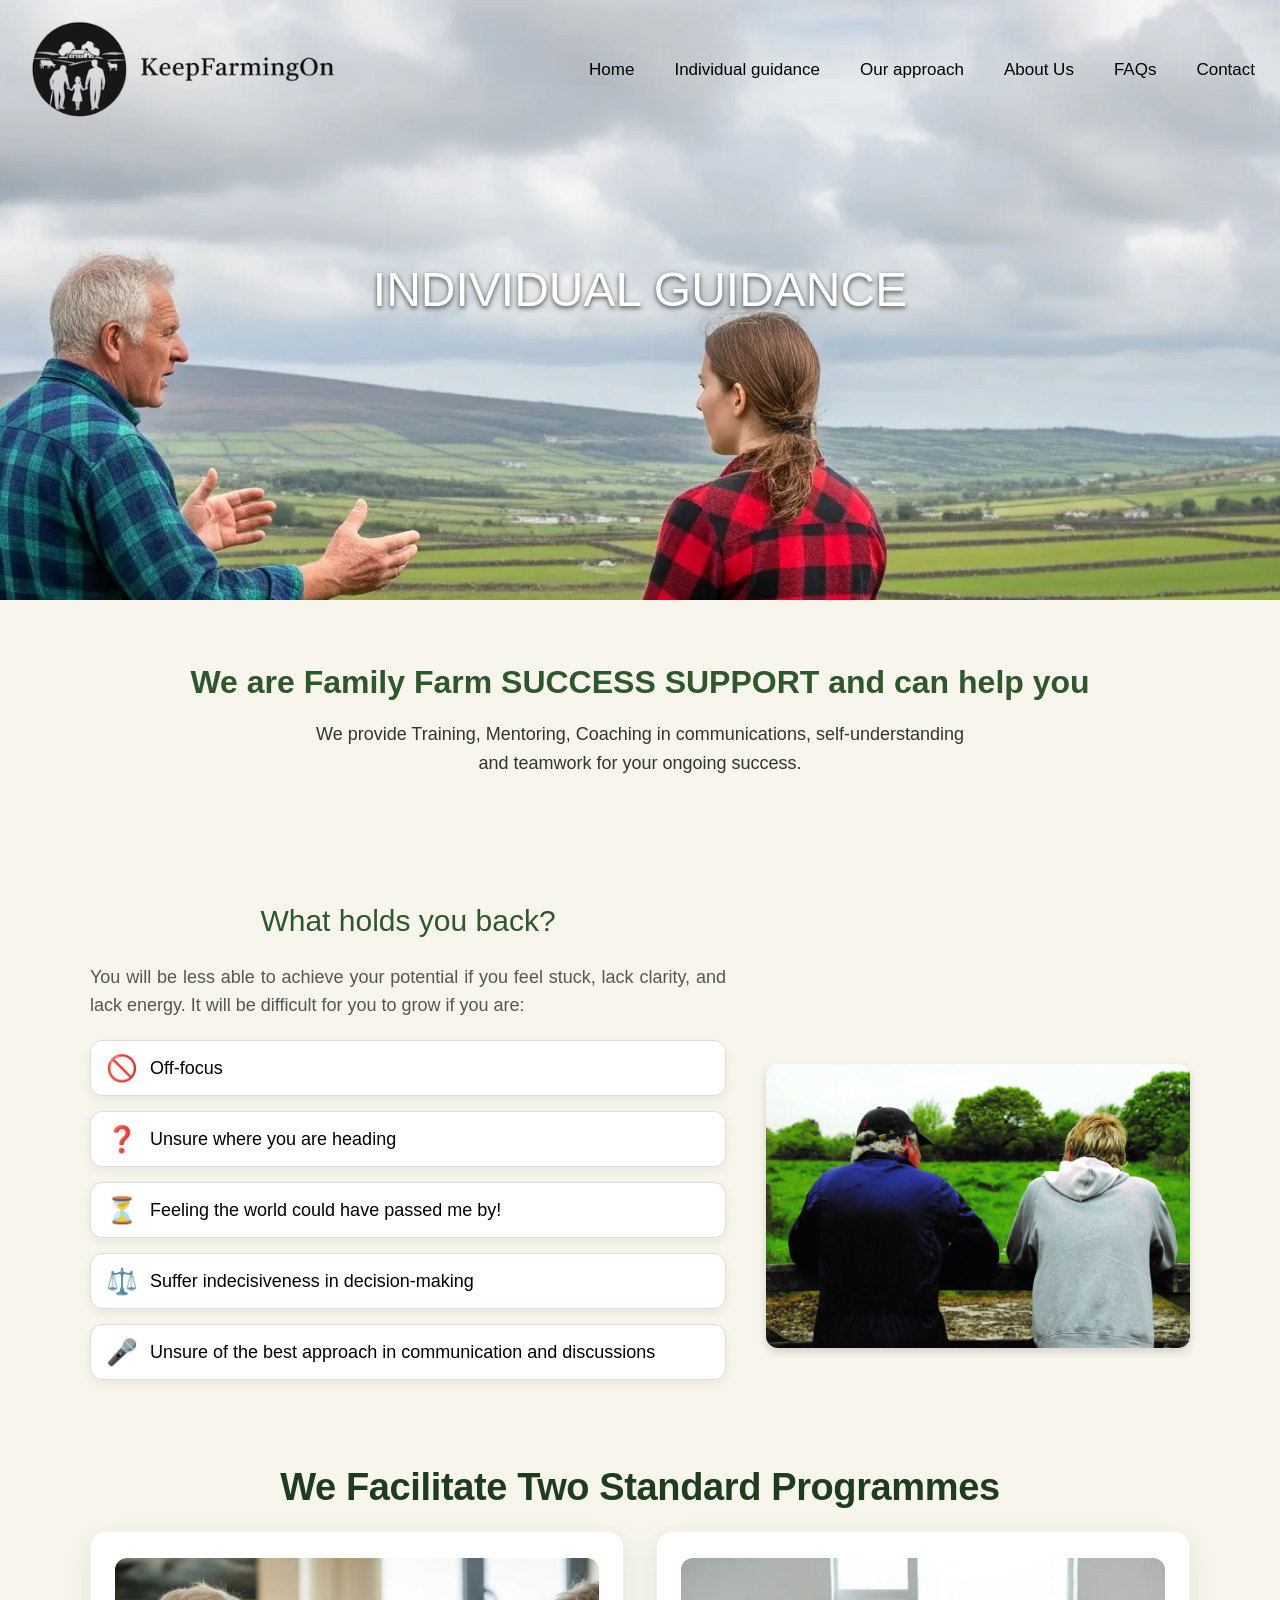
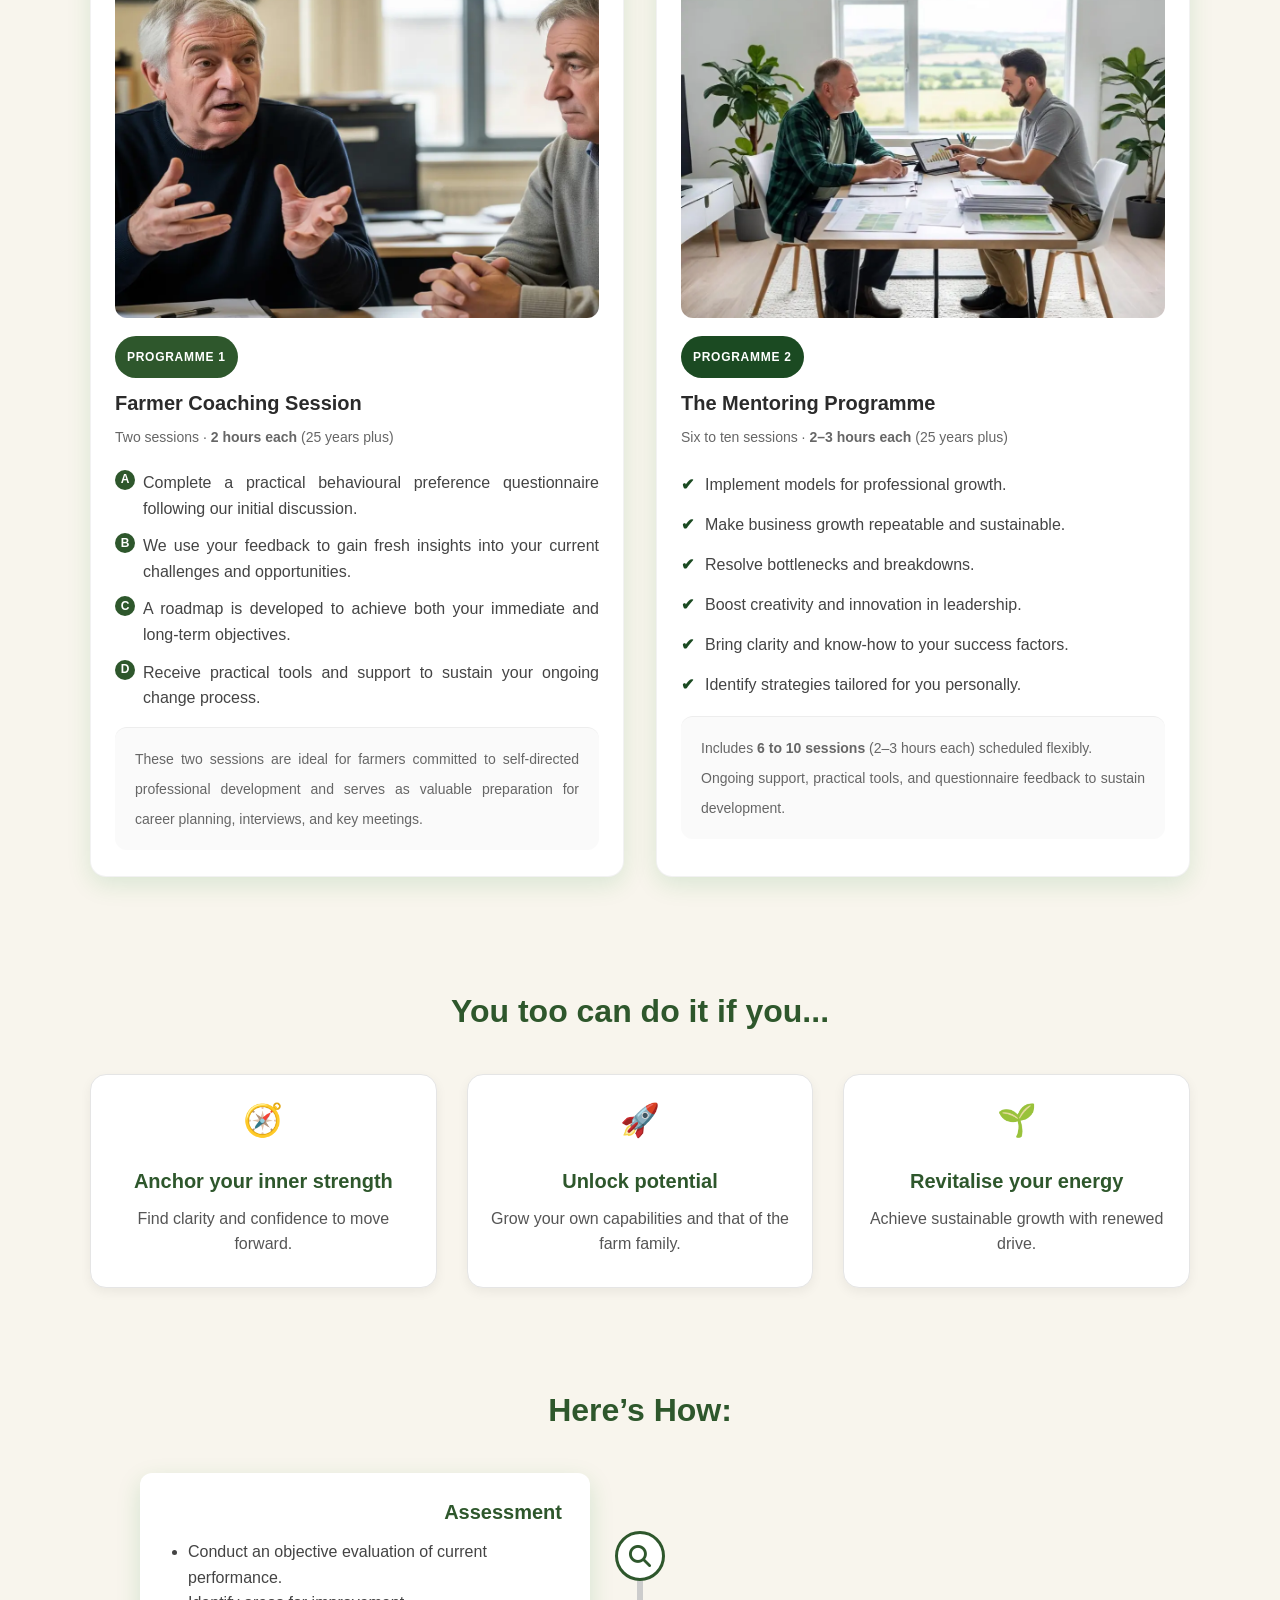
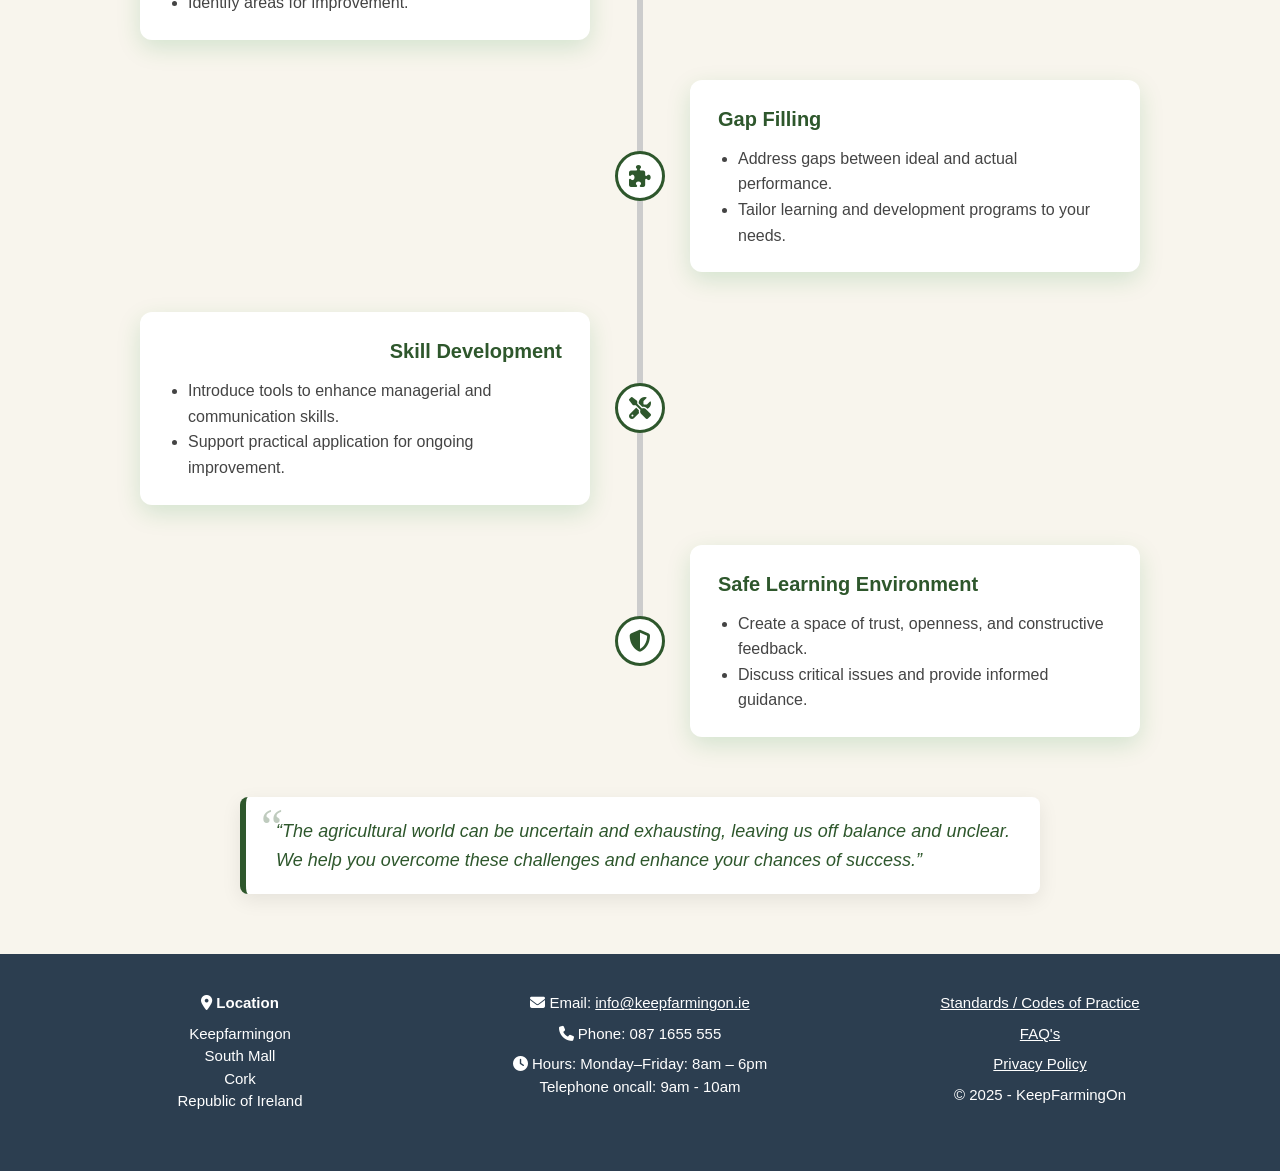
<file: Individual.html>
<!DOCTYPE html>
<html lang="en">

<head>
	<meta charset="UTF-8" />
	<meta name="viewport" content="width=device-width, initial-scale=1.0" />
	<title>Keep Farming On</title>
	<meta name="description"
		content="Supporting sustainable and innovative Irish agriculture. Find resources, news, and insights for the future of farming in Ireland at KeepFarmingOn.ie.">

	<!-- Favicon -->
	<link rel="icon" href="images/favicon.ico" type="image/x-icon">
	<link rel="shortcut icon" href="images/favicon.ico" type="image/x-icon">
	<link rel="icon" type="image/png" sizes="16x16" href="images/favicon-16x16.png">
	<link rel="icon" type="image/png" sizes="32x32" href="images/favicon-32x32.png">
	<link rel="apple-touch-icon" href="images/apple-touch-icon.png">
	<link rel="icon" type="image/png" sizes="192x192" href="images/android-chrome-192x192.png">
	<link rel="icon" type="image/png" sizes="512x512" href="images/android-chrome-512x512.png">

	<!-- CSS -->
	<link rel="preload" href="css/style.min.css" as="style" onload="this.onload=null;this.rel='stylesheet'">
	<noscript>
		<link rel="stylesheet" href="css/style.min.css">
	</noscript>
	<link rel="stylesheet" href="https://cdnjs.cloudflare.com/ajax/libs/font-awesome/6.5.0/css/all.min.css"
		media="print" onload="this.media='all'">
	<noscript>
		<link rel="stylesheet" href="https://cdnjs.cloudflare.com/ajax/libs/font-awesome/6.5.0/css/all.min.css">
	</noscript>

</head>


<body>

	<header>
		<div class="header-container">
			<!-- LOGO IZQUIERDA -->
			<div class="logo">
				<a href="index.html">
					<img src="images/LOGO.png" alt="Keep Farming On Logo" width="414" height="147" />
				</a>
			</div>

			<button class="menu-toggle" aria-label="Abrir menú">&#9776;</button>

			<!-- MENÚ DERECHA -->
			<nav class="main-nav">
				<ul>
					<li><a href="index.html">Home</a></li>
					<li><a href="Individual.html">Individual guidance</a></li>
					<li><a href="Approach.html">Our approach</a></li>
					<li><a href="About-us.html">About Us</a></li>
					<li><a href="FAQs.html">FAQs</a></li>
					<li><a href="Contact.html">Contact</a></li>
				</ul>
			</nav>
		</div>
	</header>

	<!-- HERO -->

	<section class="blur-background-section-pages" style="background-image: url('images/coaching.webp');">
		<div class="hero-overlay">
			<div class="hero-content">
				<h1>INDIVIDUAL GUIDANCE</h1>
			</div>
		</div>
	</section>

	<!-- WHO WE ARE -->
	<section class="who-we-are" id="who-we-are">
		<div class="who-we-are__container">
			<div class="who-we-are__text">
				<h2>We are Family Farm SUCCESS SUPPORT and can help you</h2>
				<p>
					We provide Training, Mentoring, Coaching in communications, self-understanding and teamwork for
					your ongoing success.
				</p>
			</div>
		</div>
	</section>

	<!-- THE PROBLEM -->
	<section class="the-problem" id="the-problem">
		<div class="the-problem__container">
			<div class="the-problem__grid">
				<div class="the-problem__text">
					<h2>What holds you back?</h2>
					<p>
						You will be less able to achieve your potential if you feel stuck, lack clarity, and lack
						energy. It will be difficult for you to grow if you are:
					</p>
					<ul class="the-problem__list">
						<li><span class="the-problem__icon" aria-hidden="true">🚫</span>Off-focus</li>
						<li><span class="the-problem__icon" aria-hidden="true">❓</span>Unsure where you are heading
						</li>
						<li><span class="the-problem__icon" aria-hidden="true">⏳</span>Feeling the world
							could have passed me by!</li>
						<li><span class="the-problem__icon" aria-hidden="true">⚖️</span>Suffer indecisiveness in
							decision-making</li>
						<li><span class="the-problem__icon" aria-hidden="true">🎤</span>Unsure of the best approach in
							communication and discussions</li>
					</ul>
				</div>

				<div class="the-problem__media">
					<img src="images/2person.webp" alt="Two people reflecting in a field">
				</div>
			</div>
		</div>
	</section>

	<!-- Programmes -->
	<section class="programmes-section" id="programmes">
		<div class="programmes-wrap">
			<header class="programmes-head">
				<h2 class="programmes-title">We Facilitate Two Standard Programmes</h2>
			</header>

			<!-- Programme 1 -->
			<article class="programme-card">
				<div class="programme-media">
					<img src="images/charla.webp" alt="Executive Coaching" />
				</div>
				<div class="programme-header">
					<span class="programme-badge">Programme 1</span>
					<h3 class="programme-name">Farmer Coaching Session</h3>
					<p class="programme-meta">Two sessions · <strong>2 hours each</strong> (25 years plus)</p>
				</div>

				<ol class="steps">
					<li class="step"><span class="step-icon">A</span> Complete a practical behavioural preference
						questionnaire following our initial discussion.
					</li>
					<li class="step"><span class="step-icon">B</span> We use your feedback to gain fresh insights into
						your current challenges and opportunities.
					</li>
					<li class="step"><span class="step-icon">C</span> A roadmap is developed to achieve both your
						immediate and long-term objectives.</li>
					<li class="step"><span class="step-icon">D</span> Receive practical tools and support to sustain
						your ongoing change process.</li>
				</ol>

				<div class="programme-note">
					<p class="muted">
						These two sessions are ideal for farmers committed to self-directed professional development and
						serves as valuable preparation for career planning, interviews, and key meetings.
				</div>
			</article>

			<!-- Programme 2 -->
			<article class="programme-card">
				<div class="programme-media">
					<img src="images/Meeting.webp" alt="Mentoring Programme" />
				</div>
				<div class="programme-header">
					<span class="programme-badge alt">Programme 2</span>
					<h3 class="programme-name">The Mentoring Programme</h3>
					<p class="programme-meta">Six to ten sessions · <strong>2–3 hours each</strong> (25 years plus)</p>
				</div>

				<ul class="feature-list">
					<li>Implement models for professional growth.</li>
					<li>Make business growth repeatable and sustainable.</li>
					<li>Resolve bottlenecks and breakdowns.</li>
					<li>Boost creativity and innovation in leadership.</li>
					<li>Bring clarity and know-how to your success factors.</li>
					<li>Identify strategies tailored for you personally.</li>
				</ul>

				<div class="programme-note">
					<p>
						Includes <strong>6 to 10 sessions</strong> (2–3 hours each) scheduled flexibly.
					</p>
					<p class="muted">
						Ongoing support, practical tools, and questionnaire feedback to sustain development.
					</p>
				</div>
			</article>
		</div>
	</section>

	<!-- POSIBILIDADES -->
	<section class="possibilities-block">
		<div class="possibilities-wrapper">
			<h2 class="possibilities-title">You too can do it if you...</h2>
			<div class="possibilities-grid">
				<div class="possibility-card">
					<span class="possibility-icon">🧭</span>
					<h3 class="possibility-heading">Anchor your inner strength</h3>
					<p class="possibility-text">Find clarity and confidence to move forward.</p>
				</div>
				<div class="possibility-card">
					<span class="possibility-icon">🚀</span>
					<h3 class="possibility-heading">Unlock potential</h3>
					<p class="possibility-text">Grow your own capabilities and that of the farm family.</p>
				</div>
				<div class="possibility-card">
					<span class="possibility-icon">🌱</span>
					<h3 class="possibility-heading">Revitalise your energy</h3>
					<p class="possibility-text">Achieve sustainable growth with renewed drive.</p>
				</div>
			</div>
		</div>
	</section>

	<!-- Timeline -->
	<section class="timeline-section">
		<h2 class="timeline-title">Here’s How:</h2>

		<div class="timeline">
			<div class="timeline-line">
				<div class="progress"></div>
			</div>
			<div class="timeline-step active">
				<div class="timeline-icon"><i class="fas fa-search"></i></div>
				<div class="timeline-content left">
					<h3>Assessment</h3>
					<ul>
						<li>Conduct an objective evaluation of current performance.</li>
						<li>Identify areas for improvement.</li>
					</ul>
				</div>
			</div>

			<div class="timeline-step">
				<div class="timeline-icon"><i class="fas fa-puzzle-piece"></i></div>
				<div class="timeline-content right">
					<h3>Gap Filling</h3>
					<ul>
						<li>Address gaps between ideal and actual performance.</li>
						<li>Tailor learning and development programs to your needs.</li>
					</ul>
				</div>
			</div>

			<div class="timeline-step">
				<div class="timeline-icon"><i class="fas fa-tools"></i></div>
				<div class="timeline-content left">
					<h3>Skill Development</h3>
					<ul>
						<li>Introduce tools to enhance managerial and communication skills.</li>
						<li>Support practical application for ongoing improvement.</li>
					</ul>
				</div>
			</div>

			<div class="timeline-step">
				<div class="timeline-icon"><i class="fas fa-shield-alt"></i></div>
				<div class="timeline-content right">
					<h3>Safe Learning Environment</h3>
					<ul>
						<li>Create a space of trust, openness, and constructive feedback.</li>
						<li>Discuss critical issues and provide informed guidance.</li>
					</ul>
				</div>
			</div>
		</div>

		<p class="how-quote">
			“The agricultural world can be uncertain and exhausting, leaving us off balance and unclear.
			We help you overcome these challenges and enhance your chances of success.”
		</p>
	</section>


	<!-- Footer -->

	<footer class="footer">
		<div class="footer-container">
			<div class="footer-column">
				<p><i class="fas fa-map-marker-alt"></i> <strong>Location</strong></p>
				<p>Keepfarmingon<br>South Mall<br>Cork<br>Republic of Ireland</p>
			</div>


			<div class="footer-column">
				<p><i class="fas fa-envelope"></i> Email: <a
						href="mailto:info@keepfarmingon.ie">info@keepfarmingon.ie</a></p>
				<p><i class="fas fa-phone"></i> Phone: 087 1655 555</p>
				<p><i class="fas fa-clock"></i> Hours: Monday–Friday: 8am – 6pm <br>Telephone oncall: 9am - 10am</p>
			</div>

			<div class="footer-column">
				<p><a href="#">Standards / Codes of Practice</a></p>
				<p><a href="#">FAQ's</a></p>
				<p><a href="Privacy.html">Privacy Policy</a></p>
				<p>© 2025 - KeepFarmingOn</p>
			</div>
		</div>
	</footer>
	<script src="js/timeline.js"></script>
	<!-- Script para el menu amburguesa -->
	<script>
		document.addEventListener("DOMContentLoaded", function () {
			const toggle = document.querySelector(".menu-toggle");
			const nav = document.querySelector(".main-nav");

			toggle.addEventListener("click", () => {
				nav.classList.toggle("active");
			});
		});
	</script>
</body>

</html>
</file>
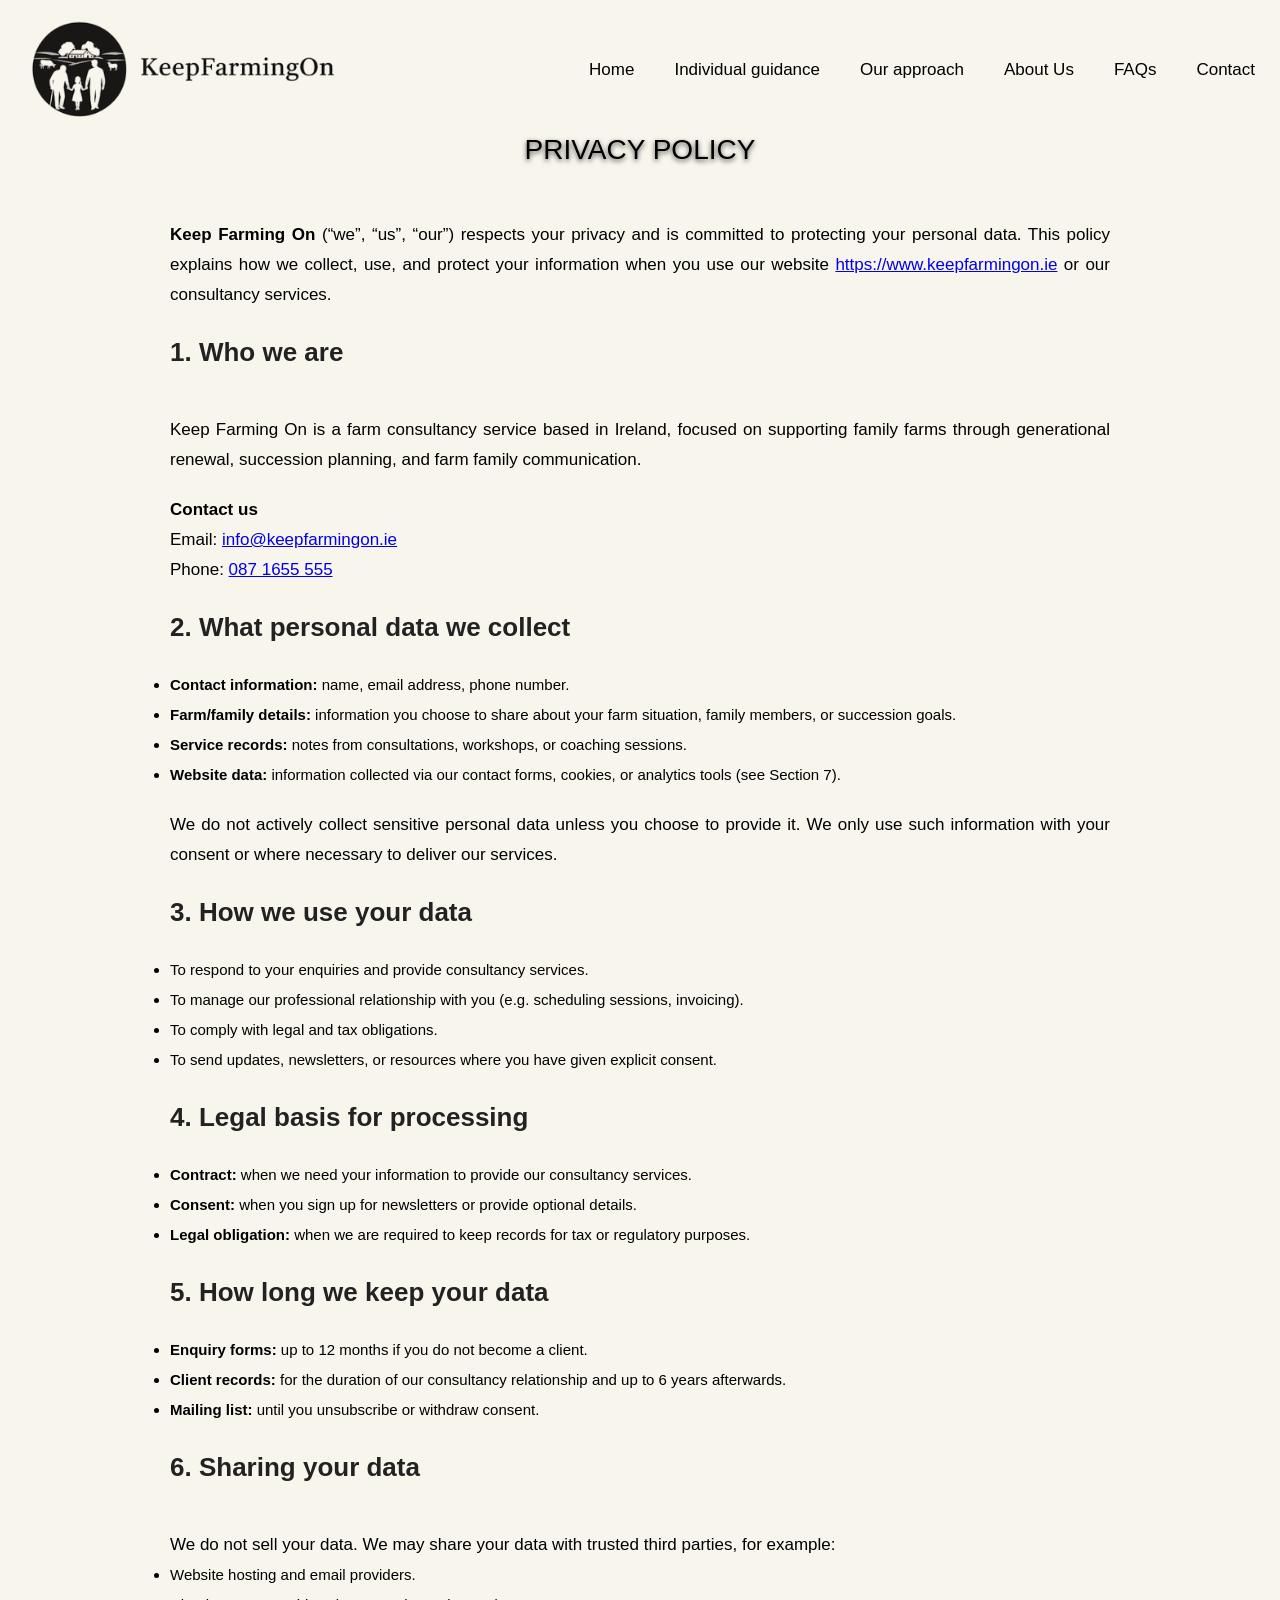
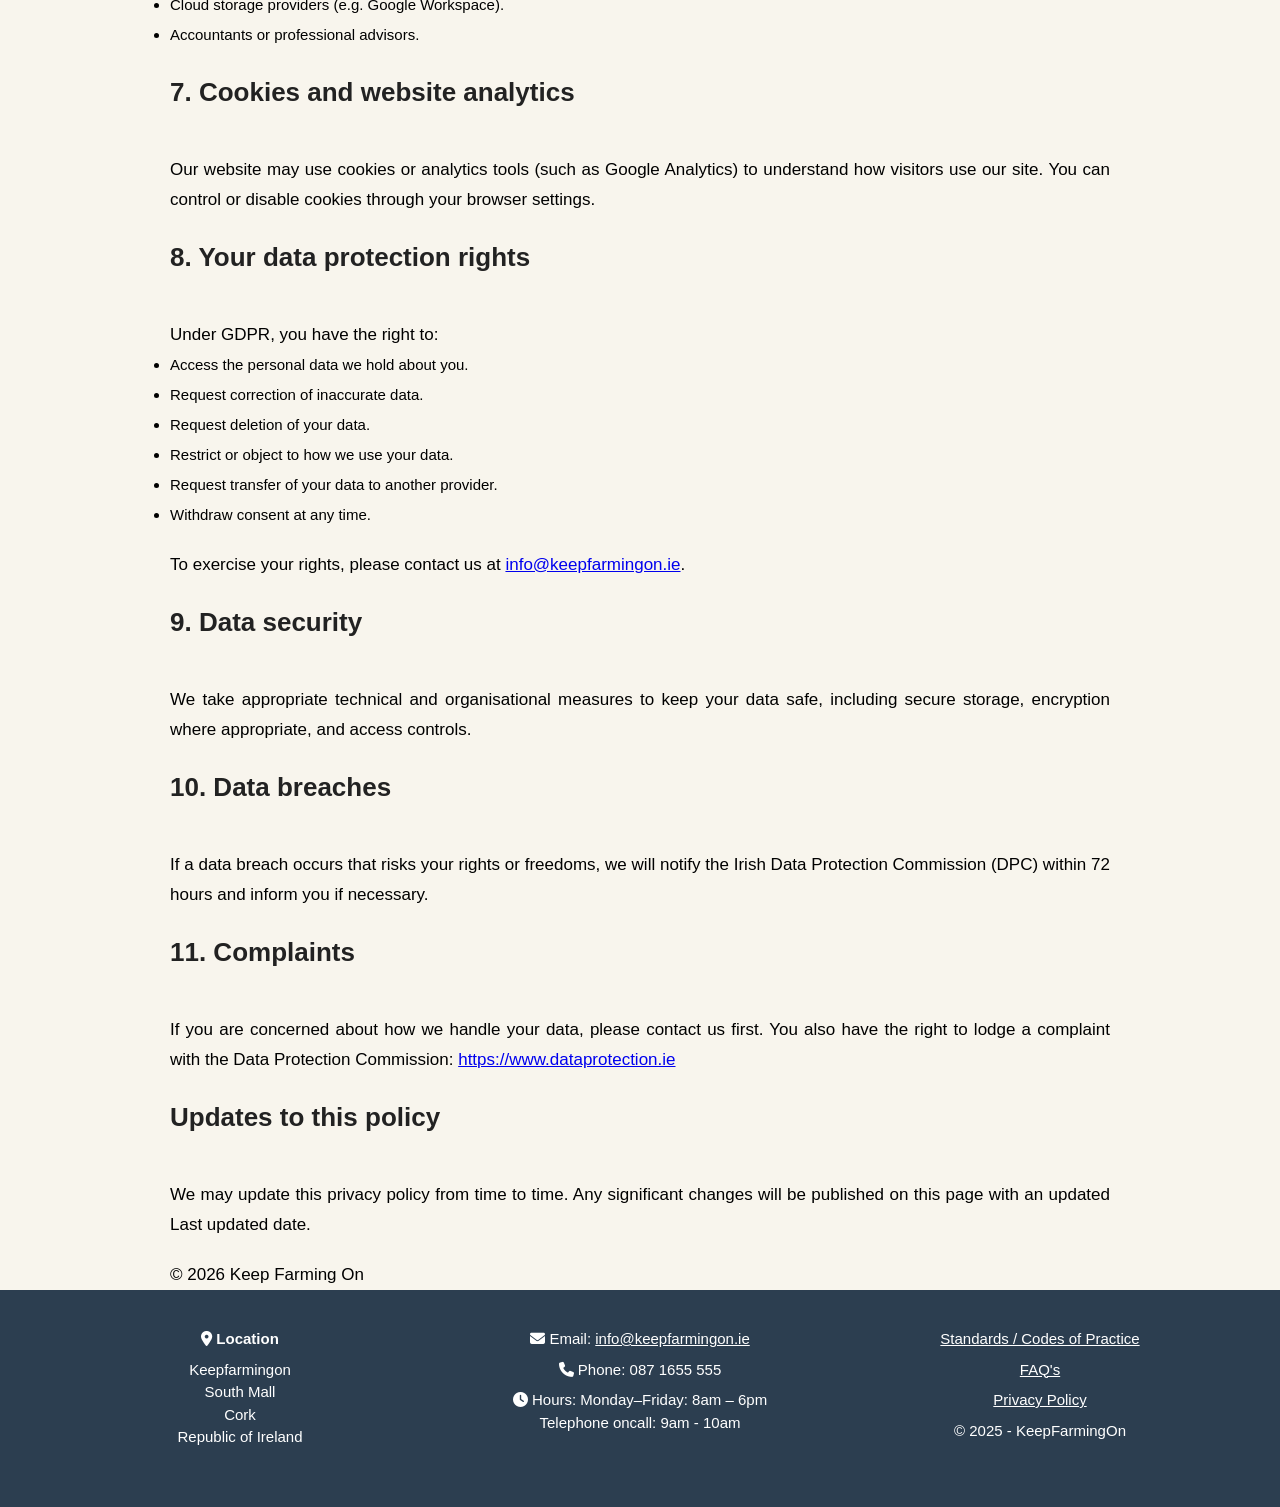
<file: Privacy.html>
<!DOCTYPE html>
<html lang="en">

<head>
    <meta charset="UTF-8" />
    <meta name="viewport" content="width=device-width, initial-scale=1.0" />
    <title>Keep Farming On</title>
    <meta name="description"
        content="Supporting sustainable and innovative Irish agriculture. Find resources, news, and insights for the future of farming in Ireland at KeepFarmingOn.ie.">

    <!-- Favicon -->
    <link rel="icon" href="images/favicon.ico" type="image/x-icon">
    <link rel="shortcut icon" href="images/favicon.ico" type="image/x-icon">
    <link rel="icon" type="image/png" sizes="16x16" href="images/favicon-16x16.png">
    <link rel="icon" type="image/png" sizes="32x32" href="images/favicon-32x32.png">
    <link rel="apple-touch-icon" href="images/apple-touch-icon.png">
    <link rel="icon" type="image/png" sizes="192x192" href="images/android-chrome-192x192.png">
    <link rel="icon" type="image/png" sizes="512x512" href="images/android-chrome-512x512.png">

    <!-- CSS -->
    <link rel="preload" href="css/style.min.css" as="style" onload="this.onload=null;this.rel='stylesheet'">
    <noscript>
        <link rel="stylesheet" href="css/style.min.css">
    </noscript>
    <link rel="stylesheet" href="https://cdnjs.cloudflare.com/ajax/libs/font-awesome/6.5.0/css/all.min.css"
        media="print" onload="this.media='all'">
    <noscript>
        <link rel="stylesheet" href="https://cdnjs.cloudflare.com/ajax/libs/font-awesome/6.5.0/css/all.min.css">
    </noscript>

</head>


<body>

    <header>
        <div class="header-container">
            <!-- LOGO IZQUIERDA -->
            <div class="logo">
                <a href="index.html">
                    <img src="images/LOGO.png" alt="Keep Farming On Logo" width="414" height="147" />
                </a>
            </div>

            <button class="menu-toggle" aria-label="Abrir menú">&#9776;</button>

            <!-- MENÚ DERECHA -->
            <nav class="main-nav">
                <ul>
                    <li><a href="index.html">Home</a></li>
                    <li><a href="Individual.html">Individual guidance</a></li>
                    <li><a href="Approach.html">Our approach</a></li>
                    <li><a href="About-us.html">About Us</a></li>
                    <li><a href="FAQs.html">FAQs</a></li>
                    <li><a href="Contact.html">Contact</a></li>
                </ul>
            </nav>
        </div>
    </header>

    <!-- HERO -->

    <section class="blur-background-section-pages2">
        <div class="hero-overlay">
            <div class="hero-content2">
                <h1>PRIVACY POLICY</h1>
            </div>
        </div>
    </section>

    <section class="privacy-policy-content">
        <div class="container">
            <p><strong>Keep Farming On</strong> (“we”, “us”, “our”) respects your privacy and is committed to protecting
                your personal data.
                This policy explains how we collect, use, and protect your information when you use our website
                <a href="https://www.keepfarmingon.ie">https://www.keepfarmingon.ie</a> or our consultancy services.
            </p>

            <h2>1. Who we are</h2>
            <p>Keep Farming On is a farm consultancy service based in Ireland, focused on supporting family farms
                through generational renewal, succession planning, and farm family communication.</p>
            <p><strong>Contact us</strong><br>
                Email: <a href="mailto:info@keepfarmingon.ie">info@keepfarmingon.ie</a><br>
                Phone: <a href="tel:087 1655 555">087 1655 555</a></p>

            <h2>2. What personal data we collect</h2>
            <ul>
                <li><strong>Contact information:</strong> name, email address, phone number.</li>
                <li><strong>Farm/family details:</strong> information you choose to share about your farm situation,
                    family members, or succession goals.</li>
                <li><strong>Service records:</strong> notes from consultations, workshops, or coaching sessions.</li>
                <li><strong>Website data:</strong> information collected via our contact forms, cookies, or analytics
                    tools (see Section 7).</li>
            </ul>
            <p>We do not actively collect sensitive personal data unless you choose to provide it. We only use such
                information with your consent or where necessary to deliver our services.</p>

            <h2>3. How we use your data</h2>
            <ul>
                <li>To respond to your enquiries and provide consultancy services.</li>
                <li>To manage our professional relationship with you (e.g. scheduling sessions, invoicing).</li>
                <li>To comply with legal and tax obligations.</li>
                <li>To send updates, newsletters, or resources where you have given explicit consent.</li>
            </ul>

            <h2>4. Legal basis for processing</h2>
            <ul>
                <li><strong>Contract:</strong> when we need your information to provide our consultancy services.</li>
                <li><strong>Consent:</strong> when you sign up for newsletters or provide optional details.</li>
                <li><strong>Legal obligation:</strong> when we are required to keep records for tax or regulatory
                    purposes.</li>
            </ul>

            <h2>5. How long we keep your data</h2>
            <ul>
                <li><strong>Enquiry forms:</strong> up to 12 months if you do not become a client.</li>
                <li><strong>Client records:</strong> for the duration of our consultancy relationship and up to 6 years
                    afterwards.</li>
                <li><strong>Mailing list:</strong> until you unsubscribe or withdraw consent.</li>
            </ul>

            <h2>6. Sharing your data</h2>
            <p>We do not sell your data. We may share your data with trusted third parties, for example:</p>
            <ul>
                <li>Website hosting and email providers.</li>
                <li>Cloud storage providers (e.g. Google Workspace).</li>
                <li>Accountants or professional advisors.</li>
            </ul>

            <h2>7. Cookies and website analytics</h2>
            <p>Our website may use cookies or analytics tools (such as Google Analytics) to understand how visitors use
                our site. You can control or disable cookies through your browser settings.</p>

            <h2>8. Your data protection rights</h2>
            <p>Under GDPR, you have the right to:</p>
            <ul>
                <li>Access the personal data we hold about you.</li>
                <li>Request correction of inaccurate data.</li>
                <li>Request deletion of your data.</li>
                <li>Restrict or object to how we use your data.</li>
                <li>Request transfer of your data to another provider.</li>
                <li>Withdraw consent at any time.</li>
            </ul>
            <p>To exercise your rights, please contact us at <a
                    href="mailto:info@keepfarmingon.ie">info@keepfarmingon.ie</a>.</p>

            <h2>9. Data security</h2>
            <p>We take appropriate technical and organisational measures to keep your data safe, including secure
                storage, encryption where appropriate, and access controls.</p>

            <h2>10. Data breaches</h2>
            <p>If a data breach occurs that risks your rights or freedoms, we will notify the Irish Data Protection
                Commission (DPC) within 72 hours and inform you if necessary.</p>

            <h2>11. Complaints</h2>
            <p>If you are concerned about how we handle your data, please contact us first. You also have the right to
                lodge a complaint with the Data Protection Commission:
                <a href="https://www.dataprotection.ie">https://www.dataprotection.ie</a>
            </p>

            <h2>Updates to this policy</h2>
            <p>We may update this privacy policy from time to time. Any significant changes will be published on this
                page with an updated <em>Last updated</em> date.</p>

            <p><small>&copy; <span id="year"></span> Keep Farming On</small></p>
        </div>
    </section>

    <script>
        document.getElementById('year').textContent = new Date().getFullYear();
    </script>


    <footer class="footer">
        <div class="footer-container">
            <div class="footer-column">
                <p><i class="fas fa-map-marker-alt"></i> <strong>Location</strong></p>
                <p>Keepfarmingon<br>South Mall<br>Cork<br>Republic of Ireland</p>
            </div>


            <div class="footer-column">
                <p><i class="fas fa-envelope"></i> Email: <a
                        href="mailto:info@keepfarmingon.ie">info@keepfarmingon.ie</a></p>
                <p><i class="fas fa-phone"></i> Phone: 087 1655 555</p>
                <p><i class="fas fa-clock"></i> Hours: Monday–Friday: 8am – 6pm <br>Telephone oncall: 9am - 10am</p>
            </div>

            <div class="footer-column">
                <p><a href="#">Standards / Codes of Practice</a></p>
                <p><a href="#">FAQ's</a></p>
                <p><a href="Privacy.html">Privacy Policy</a></p>
                <p>© 2025 - KeepFarmingOn</p>
            </div>
        </div>
    </footer>

    <!-- Script para el menu amburguesa -->
	<script>
		document.addEventListener("DOMContentLoaded", function () {
			const toggle = document.querySelector(".menu-toggle");
			const nav = document.querySelector(".main-nav");

			toggle.addEventListener("click", () => {
				nav.classList.toggle("active");
			});
		});
	</script>

</body>

</html>
</file>
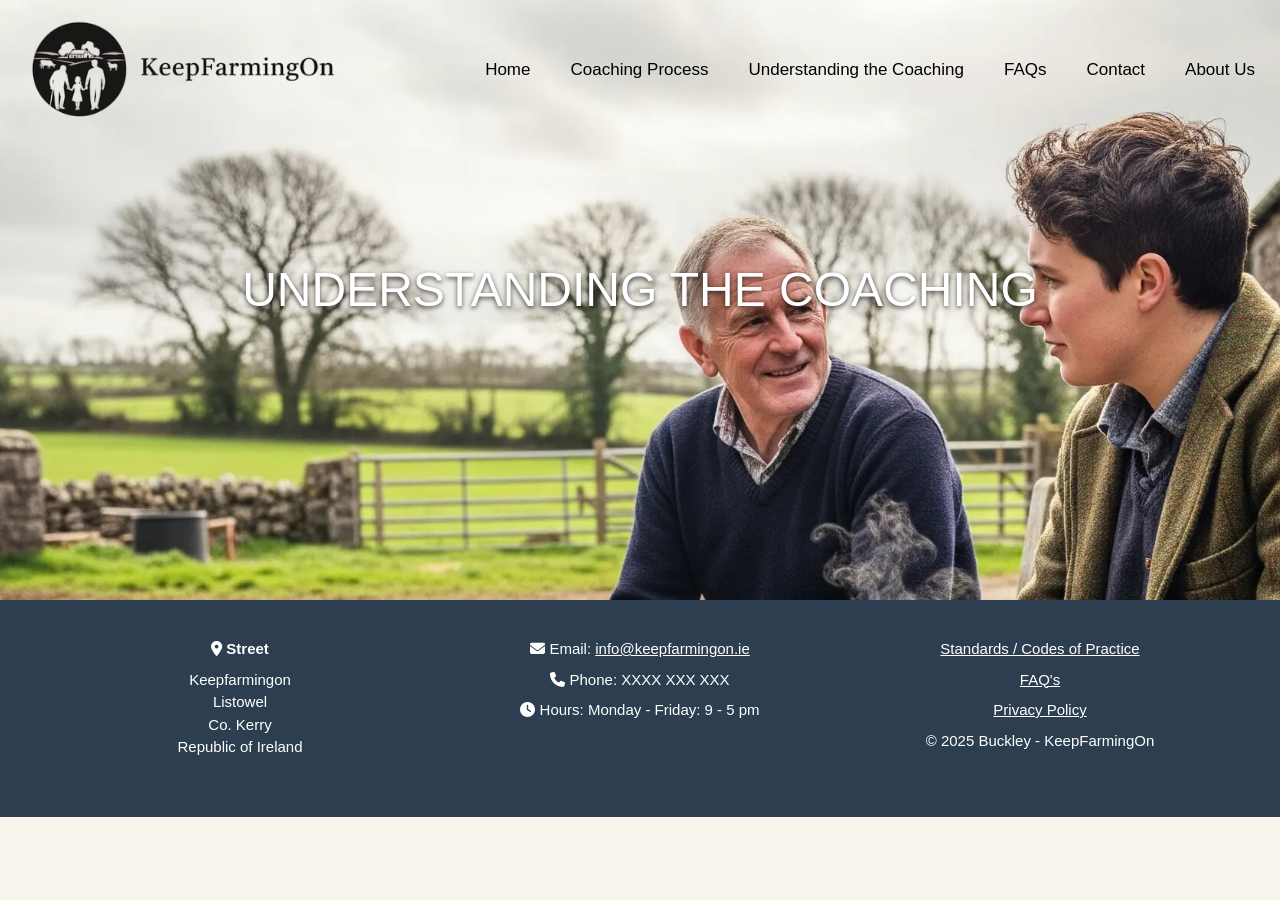
<file: Understanding.html>
<!DOCTYPE html>
<html lang="en">

<head>
	<meta charset="UTF-8" />
	<meta name="viewport" content="width=device-width, initial-scale=1.0" />
	<title>Keep Farming On</title>
	<meta name="description"
		content="Supporting sustainable and innovative Irish agriculture. Find resources, news, and insights for the future of farming in Ireland at KeepFarmingOn.ie.">

	<!-- Favicon -->
	<link rel="icon" href="images/favicon.ico" type="image/x-icon">
	<link rel="shortcut icon" href="images/favicon.ico" type="image/x-icon">
	<link rel="icon" type="image/png" sizes="16x16" href="images/favicon-16x16.png">
	<link rel="icon" type="image/png" sizes="32x32" href="images/favicon-32x32.png">
	<link rel="apple-touch-icon" href="images/apple-touch-icon.png">
	<link rel="icon" type="image/png" sizes="192x192" href="images/android-chrome-192x192.png">
	<link rel="icon" type="image/png" sizes="512x512" href="images/android-chrome-512x512.png">

	<!-- CSS -->
	<link href="https://fonts.googleapis.com/css2?family=Poppins:wght@400;600&display=swap" rel="stylesheet">
	<link rel="stylesheet" type="text/css" media="all" href="css/style.css">
	<link rel="stylesheet" type="text/css" media="all" href="css/responsive.css">
	<link rel="stylesheet" href="https://cdnjs.cloudflare.com/ajax/libs/font-awesome/6.5.0/css/all.min.css" />

</head>


<body>

	<header>
		<div class="header-container">
			<!-- LOGO IZQUIERDA -->
			<div class="logo">
				<a href="index.html">
					<img src="images/LOGO.png" alt="Keep Farming On Logo" />
				</a>
			</div>

			<!-- MENÚ DERECHA -->
			<nav class="main-nav">
				<ul>
					<li><a href="index.html">Home</a></li>
					<li><a href="Coaching_process.html">Coaching Process</a></li>
					<li><a href="Understanding.html">Understanding the Coaching</a></li>
					<li><a href="FAQs.html">FAQs</a></li>
					<li><a href="Contact.html">Contact</a></li>
					<li><a href="About-us.html">About Us</a></li>
				</ul>
			</nav>
		</div>
	</header>

	<!-- HERO -->

	<section class="blur-background-section-pages" style="background-image: url('images/faqs.webp');">
		<div class="hero-overlay">
			<div class="hero-content">
				<h1>UNDERSTANDING THE COACHING</h1>
			</div>
		</div>
	</section>

	<!-- Footer -->

	<footer class="footer">
		<div class="footer-container">
			<div class="footer-column">
				<p><i class="fas fa-map-marker-alt"></i> <strong>Street</strong></p>
				<p>Keepfarmingon<br>Listowel<br>Co. Kerry<br>Republic of Ireland</p>
			</div>

			<div class="footer-column">
				<p><i class="fas fa-envelope"></i> Email: <a
						href="mailto:info@keepfarmingon.ie">info@keepfarmingon.ie</a></p>
				<p><i class="fas fa-phone"></i> Phone: XXXX XXX XXX</p>
				<p><i class="fas fa-clock"></i> Hours: Monday - Friday: 9 - 5 pm</p>
			</div>

			<div class="footer-column">
				<p><a href="#">Standards / Codes of Practice</a></p>
				<p><a href="#">FAQ's</a></p>
				<p><a href="#">Privacy Policy</a></p>
				<p>© 2025 Buckley - KeepFarmingOn</p>
			</div>
		</div>
	</footer>

</body>

</html>
</file>
<file: css/style.css>
/*---------------------------------- Stylesheet Guide ---------------------------------
		-1- INDEX.html

01. CSS RESET
02. Global Styles
	a. Columns
	b. Buttons
03. Header
	a. Logo
	b. Menu
04. HERO
05. BUTTON
06. BLUR
07. CHALLENGES
08. FARM FAMILY
09. TIMELINE
10. ISSUES
11. CHANGE
12. TEXT SLIDER
13. COACHING
14. Footer

		-2- CONTACT.html

01. HERO OTHERS PAGES
02. CONTACT INFO
03. GET IN TOUCH

		-3- ABOUT-US.html

/*-----------------------------------------------------------------*/
/* -1- INDEX.html
/*-----------------------------------------------------------------*/

/*-----------------------------------------------------------------*/
/* 01. CSS RESET
/*-----------------------------------------------------------------*/



html,
body,
div,
span,
object,
iframe,
h1,
h2,
h3,
h4,
h5,
h6,
p,
blockquote,
pre,
abbr,
address,
cite,
code,
del,
dfn,
em,
img,
ins,
kbd,
q,
samp,
small,
sub,
sup,
var,
b,
i,
dl,
dt,
dd,
ol,
ul,
li,
fieldset,
form,
label,
legend,
table,
caption,
tbody,
tfoot,
thead,
tr,
th,
td,
article,
aside,
canvas,
details,
figcaption,
figure,
footer,
header,
hgroup,
menu,
nav,
section,
summary,
time,
mark,
audio,
video,
a {
	margin: 0;
	padding: 0;
	border: 0;
	font-size: 100%;
	font: inherit;
	vertical-align: baseline;
	outline: 0px;
	-webkit-tap-highlight-color: rgba(0, 0, 0, 0);
	-webkit-box-sizing: border-box;
	-moz-box-sizing: border-box;
	box-sizing: border-box;
}

article,
aside,
details,
figcaption,
figure,
footer,
header,
hgroup,
menu,
nav,
section {
	display: block;
}

strong {
	font-weight: bold !important;
}

i {
	font-style: italic;
}

.left {
	float: left;
}

.right {
	float: right;
}

.clearfix:after {
	content: "";
	display: block;
	clear: both;
	visibility: hidden;
	font-size: 0;
	height: 0;
}

html {
	min-height: 100%;
	margin: 0;
	padding: 0;
}

img {
	height: auto;
	max-width: 100%;
	vertical-align: middle;
	border: 0;
	-ms-interpolation-mode: bicubic;
}


/*-----------------------------------------------------------------*/
/* 02. Global Styles
/*-----------------------------------------------------------------*/
body {
	color: #000000;
	font-family: 'Arimo', sans-serif;
	font-weight: 400;
	font-size: 15px;
	line-height: 2em;
	text-align: justify;
	background-color: #f8f5ed;
}

.container {
	width: 940px;
	margin: 0 auto;
}

.columns-container {
	width: 960px;
	margin: 0 auto;
}

section {
	padding-top: 60px;
	position: relative;
}

h2 {
	font-size: 45px;
	line-height: 45px;
	font-weight: 400;
	margin-bottom: 15px;
	text-align: center;
}

h3 {
	color: #595959;
	font-size: 29px;
	margin-top: 25px;
}

section>.container>p {
	font-size: 17px;
	line-height: 30px;
	text-align: justify;
	margin-top: 20px;
}

.placeholder {
	color: #000000 !important;
}

::-moz-selection {
	background: #536270;
	color: #fff;
	text-shadow: none;
}

::selection {
	background: #536270;
	color: #fff;
	text-shadow: none;
}

/*-------- 02.a. Columns --------*/
.half {
	width: 48%;
	margin: 0 1%;
}

.third {
	width: 31.3333333333333%;
	margin: 0 1%;
}

.fourth {
	width: 23%;
	margin: 0 1%;
}

.fifth {
	width: 18%;
	margin: 0 1%;
}

/*-------- 02.b. Buttons --------*/
.button {
	font-size: 15px;
	font-weight: 600;
	padding: 20px 25px;
	color: #FFF;
	text-transform: uppercase;
	background: #D8D6D7;
	text-decoration: none;
	-webkit-border-radius: 4px;
	-moz-border-radius: 4px;
	border-radius: 4px;
}

.button.green {
	background: #76BB2C;
}

.button.green:hover {
	background: #67A327;
}

.button.blue {
	background: #526271;
}

.button.blue:hover {
	background: #3D4954
}

.price-table:hover>.button.green-hover {
	background: #76BB2C;
}

.price-table:hover>.button.blue-hover {
	background: #3D4954;
}


/*-----------------------------------------------------------------*/
/* 03. Header
/*-----------------------------------------------------------------*/
header {
	position: absolute;
	top: 0;
	left: 0;
	width: 100%;
	z-index: 10;
	background: transparent;
	padding: 10px 0;
}

/* Contenedor del logo y menú */
.header-container {
	max-width: 1700px;
	margin: 0 auto;
	padding: 0 20px;
	display: flex;
	align-items: center;
	justify-content: space-between;
}

/* Logo a la izquierda */
.logo img {
	max-height: 120px;
	width: auto;
	height: auto;

}

/* Botón hamburguesa oculto por defecto */
.menu-toggle {
	display: none;
	font-size: 28px;
	background: none;
	border: none;
	cursor: pointer;
	color: #333;
	/* cambia color según diseño */
}

/* Menú alineado a la derecha */
.main-nav ul {
	display: flex;
	align-items: center;
	gap: 30px;
	list-style: none;
	margin: 0;
	padding: 0;

}

.main-nav ul li a {
	text-decoration: none;
	color: #000000;
	font-size: 17px;
	padding: 8px 5px;
	transition: color 0.3s;
}

.main-nav ul li a:hover {
	color: #333;
}

/*-----------------------------------------------------------------*/
/* 04. HERO
/*-----------------------------------------------------------------*/

.slide-1 {
	background-image: url('../images/Corn.webp');
}

.slide-2 {
	background-image: url('../images/COWS.webp');
}

.slide-3 {
	background-image: url('../images/suckler.webp');
}

.slide-4 {
	background-image: url('../images/sheeps2.webp');
}

.hero-slider {
	position: relative;
	width: 100%;
	height: 785px;
	overflow: hidden;
	padding-top: 0;
}

.slide {
	position: absolute;
	width: 100%;
	height: 100%;
	background-size: cover;
	background-position: center;
	transition: opacity 0.5s ease;
	z-index: 1;
	opacity: 0;
	animation: none;
}

.slide.active {
	opacity: 1;
}

.slide.active:not(:first-child) {
	animation: zoomOut 5s ease-in-out forwards;
}

/* Zoom en las imágenes
@keyframes zoomOut {
	0% {
		transform: scale(1.1);
	}

	100% {
		transform: scale(1);
	}
} */

.hero-overlay {
	position: absolute;
	top: 0;
	left: 0;
	width: 100%;
	height: 100%;
	z-index: 2;
	display: flex;
	align-items: center;
	justify-content: center;
	text-align: center;
	padding: 0 20px;
}

.hero-content {
	color: #ffffff;
	max-width: 800px;
}

.hero-content2 {
	color: #000;
	max-width: 800px;
}

.hero-content2 h1 {
	font-size: 28px;
	margin-top: 100px;
	text-shadow: 0 2px 5px rgba(0, 0, 0, 0.7);
}

.hero-content h1 {
	font-size: 48px;
	margin-bottom: 20px;
	text-shadow: 0 2px 5px rgba(0, 0, 0, 0.7);
}

.hero-content p {
	font-size: 22px;
	line-height: 1.5;
	text-shadow: 0 1px 3px rgba(0, 0, 0, 0.6);
}

/* Signal */
.realistic-sign {
	position: absolute;
	bottom: 0;
	width: 600px;
	z-index: 5;
	pointer-events: none;
}

/* Marco */
.marco {
	width: 100%;
	height: auto;
	display: block;
}

/* Imagen centrada dentro del marco */
.in-frame {
	position: absolute;
	top: 46%;
	/* AJUSTA fino con DevTools */
	left: 50%;
	/* AJUSTA fino con DevTools */
	transform: translate(-50%, -50%);
	width: 396px;
	/* ⬅ hazla más grande */
	height: 424px;
	object-fit: cover;
	border-radius: 8px;
	box-shadow: 0 0 10px rgba(0, 0, 0, 0.6);
}

/* Notice */
.notice {
	position: absolute;
	top: 35%;
	right: 3%;
	width: 200px;
	z-index: 5;
}

.notice img {
	width: 100%;
	height: auto;
	display: block;
}

/* Texto independiente */
.notice-text {
	position: absolute;
	top: calc(35% + 250px);
	/* 250px = alto aprox del tablón */
	right: 3%;
	z-index: 10;
	/* aseguramos que quede por encima */

	color: #ffeb3b;
	font-size: 2.5rem;
	font-weight: 800;
	text-shadow: 1px 1px 3px rgba(0, 0, 0, 0.6);
	background: rgba(0, 0, 0, 0.6);
	padding: 8px 14px;
	border-radius: 6px;
}


/*-----------------------------------------------------------------*/
/* 05. BUTTONS
/*-----------------------------------------------------------------*/

.btn-general {
	position: relative;
	z-index: 3;
	display: inline-block;
	background: linear-gradient(135deg, #7bbf3f, #5a9524);
	color: #fff;
	text-decoration: none;
	font-weight: 700;
	padding: 14px 32px;
	border-radius: 12px;
	font-size: 18px;
	box-shadow: 0 4px 8px rgba(90, 149, 36, 0.4);
	transition: all 0.3s ease;
	border: 2px solid #5a9524;
	font-family: 'Segoe UI', sans-serif;
	text-shadow: 0 1px 2px rgba(0, 0, 0, 0.2);
}

.btn-general:hover {
	background: linear-gradient(135deg, #9bd44c, #6cab2f);
	box-shadow: 0 6px 12px rgba(90, 149, 36, 0.5);
	transform: translateY(-2px);
}

.btn-general:active {
	transform: translateY(1px);
	box-shadow: 0 2px 4px rgba(90, 149, 36, 0.3);
}

.section-container {
	max-width: 1200px;
	margin: 0 auto;
	padding: 40px 20px;
	text-align: center;
}

.main-title {
	font-size: 32px;
	font-weight: 700;
	color: #006b86;
	margin-top: 30px;
	margin-bottom: 20px;
	line-height: 1.4;
}

.description {
	font-size: 20px;
	line-height: 1.6;
	margin-bottom: 20px;
	color: #222;
}

.description-list {
	list-style: none;
	padding: 0;
	margin: 0 auto 40px;
	font-size: 18px;
	line-height: 1.6;
	max-width: 700px;
	color: #222;
	text-align: left;
}

.description-list li {
	position: relative;
	padding-left: 24px;
	margin-bottom: 15px;
}

.description-list li::before {
	content: "•";
	position: absolute;
	left: 0;
	top: 0;
	font-size: 20px;
	font-weight: bold;
	color: #006b86;
}


/*-----------------------------------------------------------------*/
/* 06. BLUR
/*-----------------------------------------------------------------*/

/* Imagen de fondo borrosa */
.blur-background-section {
	position: relative;
	background-image: url('../images/cow.webp');
	/* tu imagen */
	background-size: cover;
	background-position: center;
	background-attachment: fixed;
	padding: 100px 20px;
	overflow: hidden;
}

.blur-background-section::before {
	content: "";
	position: absolute;
	inset: 0;
	background: rgba(87, 126, 25, 0.7);
	backdrop-filter: blur(8px);
	-webkit-backdrop-filter: blur(8px);
	z-index: 0;
	opacity: 0.7;
}

/* Contenedor centrado */
.content-container {
	position: relative;
	z-index: 2;
	max-width: 1100px;
	margin: 0 auto;
	display: grid;
	grid-template-columns: repeat(auto-fit, minmax(280px, 1fr));
	gap: 40px;
	justify-content: center;
	align-items: stretch;
	grid-template-columns: repeat(2, 1fr);
	grid-auto-rows: auto;
	place-items: center;
}

.section-text-card {
	position: relative;
	z-index: 3;
	background-color: #f8f5ed;
	padding: 20px 30px;
	max-width: 1000px;
	margin: 40px auto;
	text-align: justify;
	border-radius: 10px;
	box-shadow: 0 4px 10px rgba(0, 0, 0, 0.15);
	font-size: 18px;
	line-height: 1.6;
	color: #333;
}

.section-title {
	position: relative;
	z-index: 3;
	grid-column: 1 / -1;
	text-align: center;
	font-size: 32px;
	color: #ffffff;
	margin-bottom: 80px;
	font-weight: 700;
	line-height: 1.3;
	text-shadow: 2px 2px 4px rgba(0, 0, 0, 0.6);
}


/* Cards */
.info-card {
	background: #f8f5ed;
	border-radius: 12px;
	box-shadow: 0 8px 20px rgba(0, 0, 0, 0.15);
	width: 500px;
	transition: transform 0.3s ease;
	display: flex;
	flex-direction: column;
	justify-content: flex-start;
	align-items: flex-start;
	text-align: left;
}

.info-card img {
	width: 100%;
	height: 380px;
	object-fit: cover;
	border-radius: 8px;
}

.info-card h3 {
	font-size: 20px;
	margin: 0;
	color: #006b86;
	padding: 20px;
}

.info-card p {
	font-size: 16px;
	color: #666;
	text-align: justify;
	padding: 20px;
}

.btn-contact {
	text-align: center;
	padding: 40px 0;
}

.expandable {
	overflow: hidden;
	max-height: 60px;
	cursor: pointer;
	transition: max-height 0.4s ease-in-out;
	position: relative;
}

.expandable.expanded {
	max-height: 500px;
}

.expandable::after {
	content: "More ▼";
	position: absolute;
	bottom: 10px;
	right: 20px;
	font-size: 16px;
	color: #888;
	transition: transform 0.3s;
}

.expandable.expanded::after {
	transform: rotate(180deg);
	content: "▲";
}

.expandable:hover {
	transform: translateY(-5px);
}

/*-----------------------------------------------------------------*/
/* 07. CHALLENGES
/*-----------------------------------------------------------------*/

.section-title2 {
	position: relative;
	z-index: 3;
	grid-column: 1 / -1;
	text-align: center;
	font-size: 32px;
	color: #f8f5ed;
	margin: 100px;
	margin-bottom: 20px;
	font-weight: 700;
	line-height: 1.3;
	text-shadow: 2px 2px 4px rgba(0, 0, 0, 0.6);
}

.challenges {
	display: flex;
	gap: 20px;
	justify-content: space-between;
	flex-wrap: wrap;
	margin-bottom: 20px;
	position: relative;
	z-index: 1;

}

.challenges-column {
	flex: 1;
	display: flex;
	justify-content: center;
	/* Centrado horizontal */
	align-items: center;
	/* Centrado vertical */
	text-align: center;
}

.column-image {
	width: 100%;
	height: auto;
	border-radius: 8px;
	object-fit: cover;
}


/* Lista con letras grandes y blancas */
.challenges-list {
	list-style: none;
	font-weight: bold;
	padding-left: 20px;
	font-size: 1.2rem;
	color: white;
	line-height: 3;
	margin: 0;
	text-align: left;
}

.challenges-list li {
	font-weight: 800;
	text-shadow: 4px 4px 12px rgba(0, 0, 0, 0.8);
	transition: all 0.3s ease;
	cursor: pointer;
}

.challenges-list li:hover {
	color: #7fde19;
	/* Cambia el color al pasar el cursor */
	transform: translateX(5px);
	/* Pequeño movimiento lateral */
}



/*-----------------------------------------------------------------*/
/* 08. Farm Family
/*-----------------------------------------------------------------*/
.curved-text-section {
	padding: 40px 20px;
	text-align: center;
	background-color: #f8f5ed;
	overflow-x: hidden;
}

/* Texto curvo */
.curved-text-section .curved-text {
	width: 100%;
	max-width: 1200px;
	height: 200px;
	margin: 0 auto 20px auto;
}

.curved-text-section .curved-text svg {
	width: 100%;
	height: 100%;
	display: block;
}

.curved-text-section p {
	font-size: 26px;
	font-weight: bold;
	color: #006b86;
}

.curved-text-section .curved-text text {
	fill: #2c3e50;
	font-size: 60px;
	font-weight: bold;
}

/* Contenedor de imágenes */
.images_checkout {
	display: flex;
	justify-content: center;
	gap: 10px;
	padding-bottom: 20px;
	flex-wrap: wrap;
}

.images_checkout img {
	max-width: 100%;
	height: 320px;
	width: auto;
	border-radius: 12px;
}


/*-----------------------------------------------------------------*/
/* 10. ISSUES
/*-----------------------------------------------------------------*/

.issues-section {
	background-color: #577E19;
	padding: 20px;
	padding-top: 50px;
	color: #fff;
	text-align: center;
	font-family: Arial, sans-serif;
}

.issues-container {
	max-width: 1200px;
	margin: 0 auto;
}

.issues-container h2 {
	font-size: 28px;
	font-weight: bold;
	margin-bottom: 20px;
	text-transform: uppercase;
}

.issues-container p {
	font-size: 16px;
	line-height: 1.8;
	max-width: 1000px;
	margin: 0 auto 40px auto;
	text-align: justify;
}

.issues-container p strong {
	font-weight: bold;
}

.issues-container .need {
	margin: 40px auto 20px auto;
	text-align: center;
}

.issues-images {
	display: flex;
	justify-content: center;
	gap: 40px;
	flex-wrap: wrap;
}

.issues-images img {
	width: 400px;
	max-width: 100%;
	border-radius: 8px;
}

/*-----------------------------------------------------------------*/
/* 11. Change
/*-----------------------------------------------------------------*/
.farm-change-section {
	background-color: #f8f5ed;

	padding: 60px 20px;
}

.farm-container {
	max-width: 900px;
	margin: 0 auto;
}

.farm-title {
	text-align: center;
	font-size: 32px;
	margin-bottom: 30px;
	font-weight: bold;
	text-transform: uppercase;
	letter-spacing: 1px;
	color: #5a7d3a;
	/* Un verde más terroso para los títulos */
	animation: fadeInDown 0.3s ease forwards;
}

.farm-text {
	opacity: 0;
	transform: translateY(20px);
	font-size: 18px;
	line-height: 1.8;
	margin-bottom: 20px;
	color: #444;
	/* Un gris oscuro para el texto principal */
}

.farm-text.highlight {
	font-weight: bold;
	text-align: center;
	font-size: 18px;
	color: #c9a76d;
	/* Un tono dorado ocre suave para resaltar, que combina con la paleta de tierra */
}

@keyframes fadeInUp {
	to {
		opacity: 1;
		transform: translateY(0);
	}
}

@keyframes fadeInDown {
	to {
		opacity: 1;
		transform: translateY(0);
	}
}

/*-----------------------------------------------------------------*/
/* 12. 	Text slider
/*-----------------------------------------------------------------*/
/* 
.text-slider {
  display: flex;
  align-items: center;
  justify-content: center;
  gap: 1rem;
  max-width: 900px;
  margin: 3rem auto;
  padding-bottom: 80px;
}

.text-slider-content {
  width: 100%;
  max-width: 600px;
  min-height: 200px;
  position: relative;
  padding: 1.5rem;
  background: #ffffff;
  border-radius: 12px;
  box-shadow: 0 4px 15px rgba(0, 0, 0, 0.1);
  transition: background-color 0.3s ease;
}

.text-item {
  display: none;
  opacity: 0;
  transform: translateY(10px);
  transition: opacity 0.4s ease, transform 0.4s ease;
}

.text-item.active {
  display: block;
  opacity: 1;
  transform: translateY(0);
}

.text-item h3 {
  font-size: 1.6rem;
  margin-bottom: 0.6rem;
  color: #333;
}

.text-item p {
  font-size: 1rem;
  line-height: 1.6;
  color: #555;
}

/* Buttons design */
/* 
#prev, #next {
  background-color: #f0f0f0;
  color: #333;
  border: none;
  font-size: 1.8rem;
  padding: 0.6rem 1rem;
  border-radius: 50%;
  cursor: pointer;
  transition: background-color 0.2s ease, transform 0.2s ease;
}

#prev:hover, #next:hover {
  background-color: #5a7d3a;
  color: #fff;
  transform: scale(1.1);
}

#prev:focus, #next:focus {
  outline: 2px solid #5a7d3a;
}
 */



/*-----------------------------------------------------------------*/
/* 13. Coaching
/*-----------------------------------------------------------------*/
#coaching-section {
	background: #f8f5ed;
	padding: 60px 20px;
	display: flex;
	justify-content: center;
	align-items: center;
	overflow-x: hidden;

	box-sizing: border-box;
}

.coaching-container {
	display: grid;
	grid-template-columns: repeat(auto-fit, minmax(300px, 1fr));
	gap: 60px;
	max-width: 1200px;
	width: 100%;
	margin: 0 auto;
	align-items: center;
	box-sizing: border-box;
	padding: 0 10px;
	/* Asegura espacio interno en móviles */
}

.image-box {
	border-radius: 20px;
	overflow: hidden;
	width: 100%;
}

.image-box img {
	width: 100%;
	object-fit: cover;
	aspect-ratio: 4 / 5;
	display: block;
	transition: transform 0.4s ease;
}

.content-box {
	background-color: #ffffff;
	border-radius: 20px;
	padding: 40px;
	box-shadow: 0 10px 30px rgba(0, 0, 0, 0.08);
	color: #2c2c2c;
	display: flex;
	flex-direction: column;
	justify-content: center;
	box-sizing: border-box;
}

.content-box h2 {
	font-size: 25px;
	font-weight: 700;
	text-transform: uppercase;
	color: #5a7d3a;
	margin-bottom: 20px;
	letter-spacing: 2px;
}

.content-box p {
	font-size: 18px;
	line-height: 1.6;
	margin-bottom: 24px;
	color: #444;
}

.content-box ul {
	list-style: none;
	padding: 0;
	margin: 0;
}

.content-box li {
	font-size: 16px;
	margin-bottom: 16px;
	display: flex;
	align-items: flex-start;
	line-height: 1.6;
	gap: 12px;
}

.content-box li i {
	color: #5a7d3a;
	font-size: 18px;
	min-width: 20px;
	margin-top: 2px;
}

/*-----------------------------------------------------------------*/
/* 14. Footer
/*-----------------------------------------------------------------*/
.footer {
	background-color: #2C3E50;
	color: white;
	padding: 20px;
	padding-bottom: 40px;
	font-family: Arial, sans-serif;
}

.footer-container {
	display: flex;
	flex-wrap: wrap;
	justify-content: space-between;
	max-width: 1200px;
	margin: auto;
}

.footer-column {
	flex: 1 1 22%;
	margin: 10px;
	min-width: 200px;
	text-align: center;
}

.footer-column p {
	margin: 8px 0;
	line-height: 1.5;
}

.footer-column a {
	color: #fff;
	text-decoration: underline;
}

.footer-logo {
	margin-top: 15px;
	max-width: 120px;
	height: auto;
}


/*-----------------------------------------------------------------*/
/* -2- CONTACT.html
/*-----------------------------------------------------------------*/

/*-----------------------------------------------------------------*/
/* 01. HERO
/*-----------------------------------------------------------------*/

/* Imagen de fondo borrosa */
.blur-background-section-pages {
	position: relative;
	background-size: cover;
	background-position: center;
	background-attachment: fixed;
	padding: 100px 20px;
	overflow: hidden;
	min-height: 600px;
}

.blur-background-section-pages::before {
	content: "";
	position: absolute;
	inset: 0;

	z-index: 0;
	opacity: 0.7;
}

/* Imagen de fondo borrosa */
.blur-background-section-pages2 {
	position: relative;
	background-size: cover;
	background-position: center;
	background-attachment: fixed;
	padding: 100px 20px;
	overflow: hidden;
	min-height: 200px;
}

.blur-background-section-pages2::before {
	content: "";
	position: absolute;
	inset: 0;

	z-index: 0;
	opacity: 0.7;
}


/*-----------------------------------------------------------------*/
/* 02. Contact info
/*-----------------------------------------------------------------*/

.contact-info {
	display: flex;
	flex-wrap: wrap;
	gap: 80px;
	justify-content: center;
	padding: 40px 20px;
	background-color: #f8f5ed;
}

.contact-box {
	display: flex;
	align-items: flex-start;
	max-width: 280px;
	align-items: center;
}

.contact-box .icon {
	font-size: 60px;
	color: #577E19;
	margin-right: 15px;
	min-width: 30px;
	margin-top: 5px;
}

.contact-box .text p {
	margin: 0;
	color: #002D4C;
	line-height: 1.5;
}

.contact-box .text a {
	color: #002D4C;
	text-decoration: none;
}

.contact-box .text a:hover {
	text-decoration: underline;
}


/*-------------------*/
/* 03.Get In Touch */
/*-------------------*/
#get-in-touch {
	padding: 100px 20px;
	background-size: cover;
	border-bottom: none;
	color: #333;
}

#get-in-touch h2 {
	text-align: center;
	font-size: 32px;
	margin-bottom: 10px;
}

#get-in-touch p {
	text-align: center;
	font-size: 18px;
	line-height: 1.6;
}

/* Layout */
#contact {
	display: flex;
	flex-wrap: wrap;
	gap: 40px;
	justify-content: space-between;
	margin-top: 60px;
}

#contact .half {
	flex: 1 1 45%;
	min-width: 280px;
}

#company-details {
	background: #f8f5ed;
	border-radius: 8px;
	font-size: 18px;
	padding: 30px;
	line-height: 1.8;
}

#company-details strong {
	font-weight: bold;
	font-size: 20px;
}

#company-details a {
	color: #577E19;
	text-decoration: none;
}

#company-details a:hover {
	text-decoration: underline;
}

/* Form */
#gform input.input,
#gform textarea.textarea {
	width: 100%;
	padding: 12px;
	margin-bottom: 15px;
	font-size: 16px;
	border: 1px solid #ccc;
	border-radius: 6px;
	font-family: inherit;
	box-sizing: border-box;
	background-color: #fff;
}

#gform textarea.textarea {
	height: 150px;
	resize: vertical;
}

button#contact-submit {
	background-color: #577E19;
	color: white;
	padding: 12px 24px;
	font-size: 16px;
	border: none;
	border-radius: 6px;
	cursor: pointer;
	transition: background-color 0.3s ease;
}

button#contact-submit:hover {
	background-color: #456613;
}

.thankyou_message,
.loading_message {
	margin-top: 20px;
	text-align: center;
	color: #577E19;
	font-size: 24px;

}

.thankyou_message {
	margin: 20px auto;
	font-style: italic;
	font-size: 24px;
}

.btn-container-right {
	text-align: right;
	padding-top: 20px;
}

/* Extra section (checkboxes) */
.extra-section {
	margin-top: 30px;
	padding: 25px;
}

.extra-section p {
	font-size: 15px;
	font-weight: 600;
	margin-bottom: 18px;
	color: #222;
	letter-spacing: 0.5px;
}

.extra-section label {
	position: relative;
	display: flex;
	align-items: center;
	gap: 12px;
	padding: 12px 15px;
	background: #fff;
	border-radius: 10px;
	box-shadow: 0 1px 3px rgba(0, 0, 0, 0.05);
	margin-bottom: 12px;
	cursor: pointer;
	transition: all 0.25s ease;
	border: 1px solid transparent;
}

.extra-section label:hover {
	box-shadow: 0 3px 8px rgba(0, 0, 0, 0.08);
	border-color: #d0d0d0;
	background: #fafafa;
}

.extra-section input[type="checkbox"] {
	appearance: none;
	width: 20px;
	height: 20px;
	border: 2px solid #bbb;
	border-radius: 5px;
	display: grid;
	place-content: center;
	transition: all 0.25s ease;
	cursor: pointer;
}

.extra-section input[type="checkbox"]::before {
	content: "";
	width: 12px;
	height: 12px;
	transform: scale(0);
	transition: transform 0.2s ease-in-out;
	box-shadow: inset 14px 14px #577E19;
	border-radius: 3px;
}

.extra-section input[type="checkbox"]:checked {
	border-color: #577E19;
	background: #e6f0da;
}

.extra-section input[type="checkbox"]:checked::before {
	transform: scale(1);
}

/* Estilo para los inputs de "Other" */
.extra-section .other-input {
	display: none;
	/* Oculto por defecto */
	padding: 8px 10px;
	font-size: 14px;
	border: 1px solid #ccc;
	border-radius: 6px;
	background: #fff;
	flex: 1;
	/* Se adapta al ancho disponible */
	box-shadow: inset 0 1px 2px rgba(0, 0, 0, 0.05);
	transition: all 0.2s ease;
}

.extra-section .other-input:focus {
	outline: none;
	border-color: #577E19;
	box-shadow: 0 0 0 2px rgba(87, 126, 25, 0.15);
}

/* Alinear bien checkbox, label y campo */
.extra-section label {
	flex-wrap: wrap;
	/* Permite que el input pase a la siguiente línea si no cabe */
}


/*-----------------------------------------------------------------*/
/* -3- About-us.html
/*-----------------------------------------------------------------*/

.about-section-content {
	max-width: 1000px;
	margin: 40px auto;
	margin-bottom: 0;
	padding: 20px;
	color: #333;
	line-height: 1.6;
}

.about-section-content .about-text {
	margin-bottom: 60px;
}

.about-text ul {
	font-size: 18px;
}

.about-section-content h2 {
	font-size: 30px;
	color: #2e572c;
	text-align: right;
	font-weight: bold;

	margin-bottom: 20px;
}

.about-section-content h3 {
	font-size: 24px;
	color: #2e572c;
	margin-bottom: 15px;
}

.about-section-content p {
	text-align: justify;
	font-size: 18px;
}

.about-section-content ul {
	list-style-type: disc;
	padding-left: 40px;
}

.about-section-content .about-image {
	text-align: center;
	margin-top: 30px;
}

.about-section-content .about-image img {
	width: 240px;
	height: auto;
	border-radius: 10px;
	box-shadow: 0 4px 10px rgba(0, 0, 0, 0.2);
}

.about-section-content .image-caption {
	margin-top: 10px;
	font-weight: bold;
	color: #444;
	text-align: center;
}

.websites ul {
	color: #526271;
	font-size: 14px;
}

/* Certifications */

#certifications {
	padding: 20px;
	background-color: #f8f5ed;
}

.cert-container {
	display: flex;
	justify-content: center;
	gap: 40px;
	flex-wrap: wrap;
}

.cert-column {
	display: flex;
	flex-direction: column;
	align-items: center;
	justify-content: space-between;
	;
	text-align: center;
	flex: 1 1 250px;
	max-width: 300px;
	min-height: 200px;
	box-sizing: border-box;
}

.image-wrapper {
	flex-grow: 1;
	display: flex;
	align-items: center;
	justify-content: center;
	width: 100%;
}

.cert-column img {
	max-width: 100%;
	height: auto;
	margin-bottom: 15px;
	align-items: center;
}

.cert-column p {
	font-size: 16px;
	color: #555;
	margin: 0;
}

.btn-contact-2 {
	text-align: center;
	padding-bottom: 40px;
}

/* Support staff */

.team-section {
	text-align: center;
	padding: 20px;
	background-color: #f8f5ed;
	font-family: 'Georgia', serif;
}

.team-section h2 {
	font-size: 2rem;
	color: #2e572c;
	border-top: 1px solid #cfd9c1;
	border-bottom: 1px solid #cfd9c1;
	display: inline-block;
	padding: 10px 30px;
	margin-bottom: 40px;
	text-align: center;
}

.team-section .support {
	font-size: 20px;
}

.team-container {
	display: flex;
	flex-wrap: wrap;
	justify-content: center;
	gap: 50px;
	margin-bottom: 40px;
}

.team-member {
	width: 180px;
}

.team-member img {
	width: 180px;
	height: 180px;
	object-fit: cover;
	border-radius: 50%;
	margin-bottom: 15px;
	box-shadow: 0 4px 12px rgba(0, 0, 0, 0.1);
}

.team-member h3 {
	font-size: 1.1rem;
	color: #2e572c;
	margin: 0;
}

.team-member .title {
	font-size: 0.95rem;
	color: #555;
	margin: 5px 0;
	text-align: center;
}

.team-member .email {
	font-size: 0.9rem;
	color: #222;
	font-weight: bold;
}

.Advisory {
	font-size: 2rem;
	color: #2e572c;
	border-top: 5px solid #2e572c !important;
	border-bottom: 5px solid #2e572c !important;
	display: inline-block;
	padding: 10px 30px;
	margin-bottom: 40px;
}


/*-----------------------------------------------------------------*/
/* -4- Individual.html
/*-----------------------------------------------------------------*/
/* Under Construction - Farm Style */
.under-construction-farm {
	background-color: #f4f1e1;
	/* Beige claro */
	border: 2px solid #8b5e3c;
	/* Marrón tierra */
	padding: 20px;
	border-radius: 8px;
	text-align: center;
	max-width: 600px;
	margin: 40px auto;
	font-family: 'Segoe UI', Tahoma, sans-serif;
	box-shadow: 0 4px 8px rgba(0, 0, 0, 0.1);
}

.under-construction-farm h2 {
	color: #4e773c;
	/* Verde natural */
	margin-bottom: 10px;
}

.under-construction-farm p {
	color: #5b4636;
	/* Marrón suave */
	font-size: 1.1rem;
}

/* WHO WE ARE */
.who-we-are {
	background-color: #f8f5ed;
	padding: 60px 20px;
	text-align: center;
}

.who-we-are__container {
	max-width: 1000px;
	margin: 0 auto;
}

.who-we-are h2 {
	font-size: 32px;
	color: #2e572c;
	text-align: center;

	font-weight: 700;
}

.who-we-are p {
	font-size: 18px;
	color: #333;
	line-height: 1.6;
	max-width: 660px;
	margin: 0 auto;
}

/* THE PROBLEM */
.the-problem {
	padding: 60px 20px;
	background-color: #f8f5ed;
}

.the-problem__container {
	max-width: 1100px;
	margin: 0 auto;
}

.the-problem__grid {
	display: grid;
	grid-template-columns: 1.2fr 0.8fr;
	gap: 40px;
	align-items: center;
}

.the-problem h2 {
	font-size: 30px;
	color: #2e572c;
	margin-bottom: 20px;
}

.the-problem p {
	font-size: 18px;
	color: #555;
	margin-bottom: 20px;
	line-height: 1.6;
}

.the-problem__list {
	list-style: none;
	padding: 0;
	margin: 0;
}

.the-problem__list li {
	display: flex;
	align-items: flex-start;
	gap: 12px;
	background: #ffffff;
	border: 1px solid #ddd;
	border-radius: 12px;
	padding: 12px 15px;
	margin-bottom: 15px;
	box-shadow: 0 4px 12px rgba(0, 0, 0, 0.06);
	font-size: 18px;
	font-weight: 500;
}

.the-problem__icon {
	font-size: 1.6rem;

}

.the-problem__media img {
	width: 100%;
	height: auto;
	margin-top: 120px;
	border-radius: 12px;
	box-shadow: 0 4px 10px rgba(0, 0, 0, 0.15);
}

/* =========================================================
   Programmes Section
   ========================================================= */

.programmes-section {
	background: #f8f5ed;
	padding: 40px 20px;
}

.programmes-wrap {
	display: grid;
	grid-template-columns: repeat(2, 1fr);
	/* dos columnas iguales */
	gap: 32px;
	max-width: 1100px;
	margin: 0 auto;
	padding-top: 36px;
}

.programmes-head {
	text-align: center;
	overflow: hidden;
}

.programmes-title {
	font-size: clamp(28px, 3.5vw, 38px);
	line-height: 1.2;
	color: #1e3d1e;
	margin: 0 0 10px;
	font-weight: 800;
	letter-spacing: -0.01em;
}

.programmes-subtitle {
	margin: 0 auto;
	max-width: 720px;
	color: #666;
	font-size: clamp(14px, 1.6vw, 17px);
}

/* Cards */
.programme-card {
	background: #ffffff;
	border-radius: 16px;
	box-shadow: 0 8px 24px rgba(6, 129, 32, 0.12);
	padding: 26px 24px;
	border: 1px solid rgba(0, 0, 0, 0.05);
	position: relative;
	overflow: hidden;
	margin-bottom: 32px;
	transition: transform 0.25s ease, box-shadow 0.25s ease;
}

.programme-card:hover {
	transform: translateY(-5px);
	box-shadow: 0 12px 28px rgba(6, 129, 32, 0.18);
}

/* Card Image */
.programme-media img {
	width: 100%;
	border-radius: 12px;
	display: block;
	margin-bottom: 18px;
}

/* Header */
.programme-header {
	margin-bottom: 18px;
}

.programme-badge {
	display: inline-block;
	background: #2e572c;
	color: #fff;
	border-radius: 999px;
	padding: 6px 12px;
	font-size: 12px;
	font-weight: 700;
	letter-spacing: 0.06em;
	text-transform: uppercase;
}

.programme-badge.alt {
	background: #1b4a22;
}

.programme-name {
	font-size: 20px;
	margin: 10px 0 4px;
	color: #2b2b2b;
	font-weight: 800;
}

.programme-meta {
	color: #666;
	font-size: 14px;
	margin-bottom: 16px;
}

/* Steps */
.steps {
	list-style: none;
	padding-left: 0;
	margin: 0 0 16px;
}

.step {
	position: relative;
	padding-left: 28px;
	margin-bottom: 12px;
	color: #444;
	font-size: 16px;
	line-height: 1.6;
}

.step-icon {
	position: absolute;
	left: 0;
	top: 0;
	width: 20px;
	height: 20px;
	border-radius: 50%;
	background: #2e572c;
	color: #fff;
	display: flex;
	align-items: center;
	justify-content: center;
	font-weight: 700;
	font-size: 12px;
}

/* Feature List */
.feature-list {
	list-style: none;
	padding-left: 0;
	margin: 0 0 16px;
}

.feature-list li {
	position: relative;
	padding-left: 24px;
	margin-bottom: 10px;
	color: #444;
	font-size: 16px;
}

.feature-list li::before {
	content: "✔";
	position: absolute;
	left: 0;
	top: 0;
	color: #1b4a22;
	font-weight: 700;
}

/* Note */
.programme-note {
	background: #fafafa;
	padding: 16px 20px;
	border-radius: 12px;
	border-top: 1px solid rgba(0, 0, 0, 0.05);
	font-size: 14px;
	color: #666;
}


/* === POSIBILIDADES === */
.possibilities-block {
	background: #f8f5ed;
	padding: 40px 20px;
}

.possibilities-wrapper {
	max-width: 1100px;
	margin: 0 auto;
}

.possibilities-title {
	font-size: 32px;
	color: #2e572c;
	text-align: center;
	margin-bottom: 40px;
	font-weight: 700;
}

.possibilities-grid {
	display: grid;
	grid-template-columns: repeat(auto-fit, minmax(280px, 1fr));
	gap: 30px;
}

.possibility-card {
	background: #fff;
	padding: 30px 20px;
	border-radius: 16px;
	text-align: center;
	border: 1px solid #e5e5e5;
	box-shadow: 0 4px 12px rgba(0, 0, 0, 0.06);
	transition: transform 0.3s ease, box-shadow 0.3s ease;
}

.possibility-card:hover {
	transform: translateY(-5px);
	box-shadow: 0 8px 20px rgba(0, 0, 0, 0.12);
}

.possibility-icon {
	font-size: 2rem;
	display: inline-block;
}

.possibility-heading {
	font-size: 20px;
	color: #2e572c;
	margin-bottom: 10px;
	font-weight: 600;
}

.possibility-text {
	font-size: 16px;
	color: #555;
	line-height: 1.6;
}

/*-----------------------------------------------------------------*/
/* 09. Timeline
/*-----------------------------------------------------------------*/

.timeline-section {
	padding: 60px;
	background: #f8f5ed;
	position: relative;
	border-bottom: 0;
}

.timeline-title {
	font-size: 32px;
	color: #2e572c;
	text-align: center;
	margin-bottom: 40px;
	font-weight: 700;
}

.timeline {
	position: relative;
	max-width: 1000px;
	margin: 0 auto;
}

.timeline-line {
	position: absolute;
	left: 50%;
	top: 80px;
	bottom: 80px;
	width: 6px;
	background: #ccc;
	transform: translateX(-50%);
	z-index: 1;
	overflow: hidden;
}

/* Línea verde dinámica */
.timeline-line .progress {
	position: absolute;
	left: 0;
	top: 0;
	width: 100%;
	height: 0%;
	background: #2e572c;
	transition: height 0.3s ease;
}

.timeline-line::after {
	content: "";
	position: absolute;
	left: 0;
	top: 0;
	width: 100%;
	height: var(--progress, 0%);
	background: #2e572c;
	z-index: 2;
	transition: height 0.3s ease;
}

.timeline-step {
	position: relative;
	margin-bottom: 40px;
	display: flex;
	align-items: center;
}

.timeline-icon {
	background: #fff;
	border: 3px solid #2e572c;
	color: #2e572c;
	border-radius: 50%;
	width: 50px;
	height: 50px;
	z-index: 2;
	display: flex;
	align-items: center;
	justify-content: center;
	font-size: 22px;
	position: absolute;
	left: 50%;
	transform: translateX(-50%);
	transition: background 0.3s ease, color 0.3s ease;
}

.timeline-step.active .timeline-icon {
	background: #2e572c;
	color: #fff;
}

.timeline-content {
	width: 45%;
	padding: 24px 28px;
	background: #fff;
	border-radius: 12px;
	box-shadow: 0 8px 24px rgba(6, 129, 32, 0.15);
	position: relative;
	z-index: 2;
	transition: all 0.3s ease;
}

/* Lados */
.timeline-content.left {
	margin-right: auto;
	text-align: right;
}

.timeline-content.right {
	margin-left: auto;
	text-align: left;
}

/* Títulos */
.timeline-content h3 {
	margin: 0 0 12px;
	font-size: 20px;
	font-weight: 700;
	color: #2e572c;
}

.timeline-content ul {
	margin: 0;
	padding-left: 1.25rem;
	list-style: disc;
}

.timeline-content ul li {
	text-align: left;
	font-size: 16px;
	line-height: 1.6;
	color: #444;
	font-weight: 400;
}

.how-quote {
	max-width: 800px;
	margin: 60px auto 0;
	padding: 20px 30px;
	font-size: 18px;
	font-style: italic;
	line-height: 1.6;
	color: #2e572c;
	background: #fff;
	border-left: 6px solid #2e572c;
	border-radius: 8px;
	box-shadow: 0 6px 20px rgba(0, 0, 0, 0.08);
	position: relative;
}

.how-quote::before {
	content: "“";
	font-size: 50px;
	color: #2e572c;
	position: absolute;
	top: -10px;
	left: 10px;
	font-family: Georgia, serif;
	opacity: 0.3;
}

.timeline-line::after {
	content: "";
	position: absolute;
	left: 0;
	top: 0;
	width: 100%;
	height: 0%;
	background: #2e572c;
	z-index: 1;
	transition: height 0.3s ease;
}



/* OUR APPROACH*/
.approach-text,
.intro-text {
	max-width: 1000px;
	margin: 0 auto;
	padding: 20px;
	text-align: justify;
	line-height: 1.6;
	color: #222;
	font-size: 16px;
}

.intro-text p {
	margin-bottom: 20px;
}

/* Galería circular sencilla */
.circle-gallery {
	position: relative;
	width: 600px;
	height: 600px;
	margin: 60px auto;
	padding: 0;
}



.circle-gallery ul {
	list-style: none;
	padding: 0;
	margin: 0;
}

.circle-gallery li {
	position: absolute;
	width: 160px;
	height: 160px;
}

.circle-gallery img {
	width: 100%;
	height: 100%;
	border-radius: 10px;
	/* Esquinas redondeadas */
	object-fit: contain;
	/* Mostrar imagen completa */

}

/* Imagen central */
.circle-gallery .center {
	position: absolute;
	top: 50%;
	left: 50%;
	width: 300px;
	height: 300px;
	transform: translate(-50%, -50%);
}

.circle-gallery .center img {
	object-fit: contain;
}

/* Distribución alrededor (8 posiciones) */
.circle-gallery li:nth-child(1) {
	top: -10%;
	left: 50%;
	transform: translateX(-50%);
}

.circle-gallery li:nth-child(2) {
	top: 20%;
	left: 85%;
	transform: translate(-50%, -50%);
}

.circle-gallery li:nth-child(3) {
	top: 50%;
	left: 100%;
	transform: translate(-50%, -50%);
}

.circle-gallery li:nth-child(4) {
	top: 80%;
	left: 85%;
	transform: translate(-50%, -50%);
}

.circle-gallery li:nth-child(5) {
	bottom: -10%;
	left: 50%;
	transform: translateX(-50%);
}

.circle-gallery li:nth-child(6) {
	top: 80%;
	left: 15%;
	transform: translate(-50%, -50%);
}

.circle-gallery li:nth-child(7) {
	top: 50%;
	left: 0;
	transform: translate(-50%, -50%);
}

.circle-gallery li:nth-child(8) {
	top: 20%;
	left: 15%;
	transform: translate(-50%, -50%);
}

.understanding {
	display: block;
	max-width: 700px;
	margin: 30px auto;
	border-radius: 12px;
}

/* OPTION */

.options-container {
	display: grid;
	grid-template-columns: 1fr 1fr;
	max-width: 1100px;
	margin: 40px auto;
	padding: 20px;
	text-align: center;
	position: relative;
}

.options-section {
	padding: 0px;
}

.options-section h2 {
	padding-top: 40px;
	font-size: 30px;
	color: #2e572c;
	font-weight: bold;
	margin-bottom: 20px;
}

.see-more-btn {
	background-color: #2e572c;
	/* Verde */
	color: white;
	border: none;
	padding: 10px 20px;
	font-size: 14px;
	font-weight: 600;
	border-radius: 5px;
	cursor: pointer;
	transition: background-color 0.3s ease;
}

/* Línea divisoria */
.option-column.left {
	border-right: 2px solid #ddd;
	padding-right: 40px;
}

.option-column.right {
	padding-left: 40px;
	/* espacio extra después de la línea */
}

/* Cada columna organizada en columna */
.option-column {
	display: flex;
	flex-direction: column;
	align-items: center;
}

/* Titulos */
.option-column h3 {
	font-size: 1.4rem;
	margin-bottom: 20px;
	color: #444;
}

.option-column .top {
	margin-bottom: 40px;
}

/* Imágenes circulares iguales */
.option-column img {
	width: 200px;
	height: 200px;
	object-fit: cover;
	border-radius: 5%;
	box-shadow: 0 4px 12px rgba(0, 0, 0, 0.15);
	transition: transform 0.3s ease;
}


/* Texto */
.option-column p {
	margin-top: 20px;
	font-size: 0.95rem;
	color: #555;
	line-height: 1.5;
}

/* ----- Forma de V ----- */
.left .top {
	transform: translateX(-50px);
}

.left .bottom {
	transform: translateX(50px);
}

.right .top {
	transform: translateX(50px);
}

.right .bottom {
	transform: translateX(-50px);
}

/* Texto general debajo */
.options-text {
	max-width: 1000px;
	margin: 0 auto;
	padding: 20px;
	text-align: justify;
	line-height: 1.6;
	color: #222;
	font-size: 16px;
}

/* TRAINIG */

.training-section {
	max-width: 1000px;
	margin: 40px auto;
	padding: 20px;
	display: flex;
	flex-direction: column;
	align-items: center;
	text-align: center;
}

.training-header h2 {
	font-size: 1.8rem;
	color: #6c1c00;
	margin-bottom: 20px;
	line-height: 1.4;
	font-weight: bold;
}

.training-header blockquote {
	font-size: 1.2rem;
	font-style: italic;
	color: #333;
	margin: 20px 0;
}

.training-description {
	background-color: #004d4d;
	/* verde oscuro */
	color: white;
	font-size: 1rem;
	padding: 20px;
	border-radius: 6px;
	line-height: 1.5;
	max-width: 900px;
	margin: 20px auto;
}

.training-image img {
	margin-top: 30px;
	max-width: 100%;
	height: auto;
}



/* FAQ.html */

/* ---------- NAV BUTTONS SECTION ---------- */
#navigation {
	padding: 60px 0;
}

.nav-buttons {
	display: flex;
	justify-content: center;
	gap: 1.5rem;
}

.nav-buttons button {
	padding: 1rem 2rem;
	border: none;
	border-radius: 50px;
	background: #2e572c;
	color: #fff;
	font-size: 1rem;
	cursor: pointer;
	transition: all 0.3s ease;
	box-shadow: 0 4px 10px rgba(0, 0, 0, 0.1);
}

.nav-buttons button:hover {
	background: #3c8a3c;
	transform: translateY(-3px);
}

/* ---------- QUESTION SECTION ---------- */

#question {
	padding: 60px 20px;
	max-width: 1000px;
	margin: 0 auto;
	display: flex;
	flex-direction: column;
}

.first {
	border-top: 1px solid #ddd;
}

.section-title-FAQ {
	font-size: 30px;
	color: #2e572c;
	font-weight: bold;
	margin-bottom: 20px;
	text-align: center;
}

/* ----------- CONTAINER ----------- */
.download-box {
	max-width: 1000px;
	width: 100%;
	background: #fff;
	border-radius: 16px;
	padding: 3rem;
	box-shadow: 0 6px 20px rgba(0, 0, 0, 0.08);
}

/* ----------- CONTENT LAYOUT ----------- */
.download-content {
	display: flex;
	flex-wrap: wrap;
	align-items: center;
	gap: 2.5rem;
}

/* ----------- IMAGE ----------- */
.download-image {
	flex: 1 1 300px;
	max-width: 320px;
	border-radius: 12px;
	object-fit: cover;
	box-shadow: 0 4px 12px rgba(0, 0, 0, 0.06);
}

/* ----------- TEXT ----------- */
.download-text {
	flex: 2 1 400px;
}

.download-text h2 {
	font-size: 1.6rem;
	font-weight: 700;
	color: #222;
	margin-bottom: 1rem;
}

.download-text p {
	font-size: 1.1rem;
	line-height: 1.7;
	color: #444;
	margin-bottom: 2rem;
}

/* ----------- BUTTON ----------- */
.download-btn {
	display: inline-block;
	padding: 0.9rem 2rem;
	background: #2e572c;
	color: #fff;
	font-weight: 600;
	font-size: 1rem;
	border-radius: 8px;
	text-decoration: none;
	transition: background 0.2s ease, transform 0.2s ease;
}

.download-btn:hover {
	background: #3c8a3c;
	transform: translateY(-2px);
}

/* ---------- NEWS SECTION ---------- */
#news {
	border-top: 1px solid #ddd;
	padding: 60px 20px;
	max-width: 740px;
	margin: 0 auto;
}

.section-header {
	display: flex;
	align-items: center;
	/* Centra verticalmente */
	gap: 15px;
	/* Espacio entre el h2 y la imagen */
	margin-bottom: 20px;
	/* Espacio debajo del header */
}

.header-image {
	width: 40%;
	/* Ajusta según necesites */
	height: auto;
	padding: 20px;
}

.section-title-FAQ {
	text-align: center;
	font-size: 2rem;
	font-weight: 700;
	color: #2c3e50;
	margin-bottom: 2.5rem;
}

/* Tarjeta vertical */
.news-card {
	display: flex;
	flex-direction: column;
	background: #ffffff;
	border-radius: 16px;
	box-shadow: 0 6px 20px rgba(0, 0, 0, 0.08);
	overflow: hidden;
	transition: transform 0.3s ease;
}

.news-card:hover {
	transform: translateY(-5px);
}

/* Imagen arriba */
.news-image {
	width: 100%;
	height: 416px;
	object-fit: cover;
}

/* Contenido abajo */
.news-content {
	padding: 20px;
	text-align: left;
}

.news-title {
	font-size: 1.5rem;
	color: #222;
	margin: 1rem 0;
	font-weight: 600;
}

.news-description {
	font-size: 1rem;
	color: #444;
	line-height: 1.6;
	margin-bottom: 1.5rem;
}

/* Botón */
.news-button {
	display: inline-block;
	background: #2e572c;
	color: #fff;
	padding: 0.8rem 1.5rem;
	border-radius: 30px;
	font-weight: 600;
	text-decoration: none;
	font-size: 1rem;
	transition: all 0.3s ease;
	box-shadow: 0 4px 10px rgba(0, 0, 0, 0.15);
}

.news-button:hover {
	background: #155c2c;
	transform: scale(1.05);
}

/* ---------- FAQ SECTION ---------- */

#faq {
	border-top: 1px solid #ddd;
	padding: 60px 20px;
	max-width: 1000px;
	margin: 0 auto;
}

.faq-item {

	margin-bottom: 1rem;
	background: #fff;
	border-radius: 10px;
	overflow: hidden;
	box-shadow: 0 4px 10px rgba(0, 0, 0, 0.08);
}

.faq-question {
	padding: 1rem;
	background: #2e572c;
	color: #fff;
	cursor: pointer;
	font-weight: bold;
	display: flex;
	justify-content: space-between;
	align-items: center;
}

.faq-question::after {
	content: "+";
	font-size: 1.2rem;
	transition: transform 0.3s ease;
}

.faq-question.active::after {
	content: "−";
}

.faq-answer {
	padding: 1rem;
	display: none;
	animation: fadeIn 0.3s ease-in-out;
}

@keyframes fadeIn {
	from {
		opacity: 0;
	}

	to {
		opacity: 1;
	}
}

@font-face {
	font-family: "Font Awesome 6 Free";
	font-style: normal;
	font-weight: 900;
	font-display: swap;
	src: url("https://cdnjs.cloudflare.com/ajax/libs/font-awesome/6.5.0/webfonts/fa-solid-900.woff2") format("woff2"),
		url("https://cdnjs.cloudflare.com/ajax/libs/font-awesome/6.5.0/webfonts/fa-solid-900.woff") format("woff");
}

/*-----------------------------------------------------------------*/
/* Privacy Policy */

.privacy-policy-content {
	padding-top: 0;
}

.privacy-policy-content h2 {
	font-size: 26px;
	color: #222;
	text-align: left;
	font-weight: 700;
	padding: 20px 0px;
	margin: 0 0;
}




/*-----------------------------------------------------------------*/
/* Responsive Design
/*-----------------------------------------------------------------*/

/*-----------------------------------------------------------------*/
/* Medium devices (tablets, 600px and up)
/*-----------------------------------------------------------------*/

@media (min-width: 600px) and (max-width: 1024px) {

	/* General Sections */
	.container {
		padding: 0 15px;
		max-width: 100%;
	}

	.section-container,
	.content-container,
	.farm-container,
	.coaching-container,
	.footer-container,
	#contact {
		padding: 0 15px;
	}

	.main-title,
	.section-title,
	.section-title2,
	.timeline-title,
	.challenges-container h2,
	.farm-title {
		font-size: 28px;
	}

	.description,
	.description-list,
	.section-text-card,
	.challenges-container p,
	.farm-text,
	.content-box p,
	.content-box ul,
	.about-section-content p,
	.about-section-content ul,
	.cert-column p {
		font-size: 16px;
	}

	.section-container {
		padding: 10px;
	}

	/*-----------------------------------------------------------------*/
	/* 01. Header
/*-----------------------------------------------------------------*/

	header {
		position: absolute;
		top: 0;
		left: 0;
		width: 100%;
		z-index: 10;
		background: transparent;
		padding: 10px 0;
	}

	.header-container {
		padding: 0 10px;
	}

	.logo img {
		max-height: 65px;
	}

	.main-nav ul {
		gap: 10px;
		justify-content: center;
		align-items: center;
		flex-wrap: wrap;
	}

	.main-nav ul li {
		text-align: center;
		display: flex;
		flex-direction: column;
		justify-content: center;
		height: auto;
	}

	.main-nav ul li a {
		font-size: 13px;
		padding: 4px 6px;
		line-height: 1.15;
		white-space: normal;
	}

	/*-----------------------------------------------------------------*/
	/* 02. Hero
/*-----------------------------------------------------------------*/

	.hero-slider {
		width: 100vw;
		/* Ocupa el 100% del viewport */
		height: 435px;
		max-height: 2000px;
		max-width: 2000px;
		/* Elimina cualquier límite impuesto por contenedores */
		margin: 0 auto;
		/* Centra si algún contenedor fuerza alineación */
		position: relative;
		overflow: hidden;
	}

	.hero-content h1 {
		font-size: 34px;
	}

	.hero-content p {
		font-size: 17px;
	}

	.realistic-sign {
		width: 300px;
		bottom: 0;
		left: unset;
	}

	.in-frame {
		width: 200px;
		height: 210px;
	}

	.notice {
		position: absolute;
		top: 35%;
		right: 3%;
		width: 120px;
	}
	.notice-text {
		top: calc(35% + 150px); /* ajusta según alto del tablón en tablet */
		font-size: 1.8rem;
	}


	/*-----------------------------------------------------------------*/
	/* 03. Blur Section
/*-----------------------------------------------------------------*/

	.blur-background-section {
		padding: 80px 15px;
	}

	.content-container {
		grid-template-columns: repeat(2, 1fr);
		gap: 30px;
		padding: 0 20px;
	}

	.section-title,
	.section-title2 {
		font-size: 28px;
		margin-bottom: 60px;
		padding: 0 10px;
	}

	.section-text-card {
		padding: 20px;
		font-size: 17px;
		margin: 30px 20px;
	}

	.info-card {
		width: 100%;
	}

	.info-card img {
		height: 300px;
	}

	.info-card h3 {
		font-size: 18px;
		padding: 16px;
	}

	.info-card p {
		font-size: 15px;
		padding: 16px;
	}

	.expandable::after {
		font-size: 15px;
		right: 16px;
		bottom: 10px;
	}



	/*-----------------------------------------------------------------*/
	/* 07. Challenges Section
/*-----------------------------------------------------------------*/
	.challenges {
		flex-direction: column;
		align-items: center;
		gap: 30px;
	}

	.challenges-column {
		width: 100%;
		max-width: 500px;
	}

	.column-image {
		max-width: 100%;
		height: auto;
	}

	.challenges-list {
		font-size: 1.1rem;
		line-height: 2.5;
		padding-left: 10px;
	}

	.section-text-card {
		margin: 40px auto;
		font-size: 13px;
	}

	/* Farm Family */

	.curved-text-section {
		padding: 30px 15px;
	}

	.curved-text-section .curved-text {
		height: 160px;
	}

	.curved-text-section p {
		font-size: 22px;
	}

	.images_checkout {
		gap: 15px;
		justify-content: center;
		flex-wrap: wrap;
	}

	.images_checkout img {
		height: 240px;
		width: auto;
		max-width: 100%;
		border-radius: 10px;
	}

	/*-----------------------------------------------------------------*/
	/* 08. ISSUES
/*-----------------------------------------------------------------*/

	.issues-container h2 {
		font-size: 24px;
	}

	.issues-container p {
		font-size: 15px;
		padding: 0 20px;
	}

	.issues-images {
		gap: 20px;
	}

	.issues-images img {
		width: 100%;
		max-width: 300px;
	}

	.issues-container .need {
		margin: 30px auto 15px auto;
		padding: 0 50px;
	}

	/* Coaching Section */
	#coaching-section {
		padding: 40px 15px;
		flex-direction: column;
	}

	.coaching-container {
		gap: 40px;
		padding: 0 15px;
	}

	.content-box {
		padding: 30px;
	}

	.content-box h2 {
		font-size: 19px;
		letter-spacing: 1px;
	}

	.content-box p {
		font-size: 15px;
	}

	.content-box li {
		font-size: 12px;
	}

	.content-box li i {
		font-size: 16px;
	}

	/* Footer */
	.footer-container {
		flex-wrap: nowrap;
		justify-content: space-between;
	}

	.footer-column {
		flex: 1 1 30%;
		margin: 0 10px;
		min-width: 0;
		text-align: center;
		/* igual que en desktop, centrado */
	}

	.footer-column p {
		margin: 8px 0;
	}

	.footer-logo {
		max-width: 100px;
		margin: 0 auto;
		display: block;
	}

	/* Contact Page */
	.contact-info {
		gap: 40px;
	}

	.contact-box {
		max-width: 350px;
	}

	#contact .half {
		flex: 1 1 100%;
	}

	#company-details {
		margin-bottom: 30px;
	}

	.about-section-content h2 {
		font-size: 26px;
	}

	.about-section-content h3 {
		font-size: 20px;
	}

	/*-----------------------------------------------------------------*/
	/*  INDIVIDUAL Page
/*-----------------------------------------------------------------*/
	.who-we-are h2,
	.the-problem h2,
	.programmes-section h2,
	.possibilities-block h2,
	.timeline-section h2 {
		font-size: 24px;
	}

	.who-we-are p,
	.the-problem p,
	.programmes-section p,
	.possibilities-block p,
	.timeline-section p,
	.possibility-text,
	.how-quote,
	.footer p {
		font-size: 16px;
	}

	/* Todas las listas */
	.the-problem__list li,
	.feature-list li,
	.steps li,
	.timeline-content ul li,
	ul li,
	ol li {
		font-size: 14px;
	}

	.who-we-are {
		padding-bottom: 20px;
	}

	/* For all the pages less index.html */
	.blur-background-section-pages {
		padding: 120px 40px;
		min-height: 500px;
	}

	/* Programmes */

	.programmes-wrap {
		grid-template-columns: 1fr;
		gap: 24px;
		padding-top: 24px;
	}

	.programmes-title {
		font-size: 24px;
		line-height: 1.2;
	}

	.programme-card {
		width: 80%;
		max-width: 600px;
		padding: 20px 16px;
		margin: 0 auto 32px;
	}

	.programme-name {
		font-size: 18px;
	}

	.step,
	.feature-list li {
		font-size: 14px;
	}

	.step-icon {
		width: 18px;
		height: 18px;
		font-size: 11px;
	}

	.programme-header .programme-meta {
		font-size: 12px;
	}

	.programme-note p,
	.programme-note .muted {
		font-size: 14px;
	}

	/* Posibilidades */
	.possibilities-title {
		font-size: 24px;
		margin-bottom: 30px;
	}

	.possibilities-grid {
		gap: 24px;
		grid-template-columns: 1fr 1fr;
	}

	.possibility-card:last-child {
		grid-column: 1 / -1;
		justify-self: center;
		max-width: 278px;
	}

	.possibility-card {
		padding: 24px 16px;
	}

	.possibility-icon {
		font-size: 1.8rem;
	}

	.possibility-heading {
		font-size: 18px;
		margin-bottom: 8px;
	}

	.possibility-text {
		font-size: 14px;
		line-height: 1.5;
	}



	/* Timeline*/

	.timeline-line {
		left: 20px;
		top: 60px;
		bottom: 60px;
	}

	.timeline-icon {
		left: 20px;
		transform: translateX(-50%);
	}

	.timeline-content {
		width: calc(100% - 70px);
		margin-left: 60px;
		text-align: left;
		padding: 15px;
	}

	.timeline-content.left,
	.timeline-content.right {
		margin-left: 60px;
		margin-right: 0;
		text-align: left;
	}

	.timeline-content h3,
	.timeline-content p {
		text-align: left;
	}


	/*-----------------------------------------------------------------*/
	/*  Approach.html
/*-----------------------------------------------------------------*/

	.training-section h2,
	.options-section h2 {
		font-size: 24px;
		line-height: 1.2;
	}

	.option-column h3 {
		font-size: 18px;
		line-height: 1.3;
	}

	/* Todos los párrafos dentro de training-section, intro-text, approach-text, options-text */
	.training-section p,
	.intro-text p,
	.approach-text p,
	.options-text p,
	.training-description {
		font-size: 16px;
		line-height: 1.5;
	}

	/*-----------------------------------------------------------------*/
	/*  Contact Page
/*-----------------------------------------------------------------*/



}

/*-----------------------------------------------------------------*/
/* Small devices (phones, 600px and down)
/*-----------------------------------------------------------------*/


@media (max-width: 599px) {

	/*-----------------------------------------------------------------*/
	/* 01. Header
/*-----------------------------------------------------------------*/

	body,
	html {
		overflow-x: hidden;
		width: 100%;
	}

	header {
		position: absolute;
		top: 0;
		left: 0;
		width: 100%;
		z-index: 10;
		background-color: transparent;
		padding: 6px 0;
	}

	/* contenedor en columna */
	.header-container {
		flex-direction: row;
		justify-content: space-between;
		align-items: center;
		padding: 6px;
	}

	/* logo */
	.logo img {
		max-height: 40px;
	}

	/* botón hamburguesa */
	.menu-toggle {
  display: block;
  font-size: 28px;
  background: none;
  border: none;
  cursor: pointer;
  color: #333;
  z-index: 30; /* siempre por encima del menú */
  position: relative;
}

/* menú oculto por defecto */
.main-nav {
  display: none;
  position: absolute;
  top: 55px;
  right: 10px; /* pegado al lado derecho */
  width: 200px; /* ancho fijo y elegante */
  background-color: #fff;
  border-radius: 12px;
  box-shadow: 0 4px 12px rgba(0,0,0,0.15);
  padding: 15px 0;
  z-index: 29;
  transition: opacity 0.3s ease, transform 0.3s ease;
  opacity: 0;
  transform: translateY(-10px);
  pointer-events: none;
}

/* cuando tiene la clase active → aparece */
.main-nav.active {
  display: block;
  opacity: 1;
  transform: translateY(0);
  pointer-events: auto;
}

/* lista de enlaces */
.main-nav ul {
  display: flex;
  flex-direction: column;
  gap: 10px;
  margin: 0;
  padding: 0;
  list-style: none;
}

.main-nav ul li {
  padding: 0;
}

.main-nav ul li a {
  font-size: 14px;
  font-weight: 500;
  line-height: 1.2;
  display: block;
  text-decoration: none;
  color: #333;
  padding: 8px 16px;
  border-radius: 6px;
  transition: background 0.2s, color 0.2s;
}

.main-nav ul li a:active {
  background-color: #f0f0f0;
  color: #008C45;
}
	/*-----------------------------------------------------------------*/
	/* 02. Hero
/*-----------------------------------------------------------------*/


	/* Hero */

	.slide-1 {
		background-image: url('../images/Corn_mobile.webp');
	}

	.slide-2 {
		background-image: url('../images/COWS_mobile.webp');
	}

	.slide-3 {
		background-image: url('../images/suckler_mobile.jpg');
	}

	.slide-4 {
		background-image: url('../images/sheeps_mobile.webp');
	}

	.hero-slider {
		height: 440px;
		padding-top: 0;
	}

	.hero-overlay {
		padding: 0 10px;
	}

	.hero-content h1 {
		font-size: 24px;
		margin-bottom: 8px;
	}

	.hero-content p {
		font-size: 14px;
	}

	.realistic-sign {
		width: 260px;
		bottom: 0;
		left: unset;
	}

	.in-frame {
		width: 170px;
		height: 182px;
	}

	.notice {
		position: absolute;
		top: 35%;
		right: 3%;
		width: 100px;
	}
	.notice-text {
		top: calc(35% + 180px); /* ajusta según alto del tablón en móvil */
		font-size: 0.6rem;
		right: 5%;  /* un poco más de margen en móvil */
		
	}

	/*-----------------------------------------------------------------*/
	/* 03. Buttons
/*-----------------------------------------------------------------*/

	.section-container {
		padding: 10px;
	}

	.btn-general {
		padding: 10px 20px;
		font-size: 15px;
	}

	/*-----------------------------------------------------------------*/
	/* 04. General Sections
/*-----------------------------------------------------------------*/

	.section-container {
		padding: 25px 10px;
	}

	/* Crucial for fixing the width issue */
	.container {
		max-width: 100%;
		padding: 0 10px;
		box-sizing: border-box;
	}

	.main-title,
	.section-title,
	.section-title2,
	.timeline-title,
	.challenges-container h2,
	.farm-title {
		font-size: 22px;
		margin-top: 15px;
		margin-bottom: 10px;
	}

	.description,
	.description-list,
	.section-text-card,
	.challenges-container p,
	.farm-text,
	.content-box p,
	.content-box ul,
	.about-section-content p,
	.about-section-content ul,
	.cert-column p {
		font-size: 14px;
	}

	/*-----------------------------------------------------------------*/
	/* 05. Blur Section
/*-----------------------------------------------------------------*/

	.blur-background-section {
		padding: 50px 10px;
	}

	.content-container {
		grid-template-columns: 1fr;
		gap: 20px;
		place-items: center;
	}

	.section-title,
	.section-title2 {
		font-size: 18px;
		margin-bottom: 40px;
		padding: 0 8px;
		text-align: center;
	}

	.section-text-card {
		padding: 16px;
		font-size: 15px;
		margin: 20px 12px;
	}

	.info-card {
		width: 100%;
	}

	.info-card img {
		height: 300px;
	}

	.info-card h3 {
		font-size: 16px;
		padding: 10px;
		padding-bottom: 0;
	}

	.info-card p {
		font-size: 14px;
		padding: 12px;
	}

	.expandable {
		max-height: 50px;
	}

	.expandable::after {
		font-size: 13px;
		right: 12px;
		bottom: 8px;
	}

	/*-----------------------------------------------------------------*/
	/* 07. Challenges 
/*-----------------------------------------------------------------*/

	.section-title2 {
		font-size: 22px;
		margin-top: 60px;
		margin-bottom: 0px;
		padding: 0 10px;
	}

	.challenges {
		flex-direction: column;
		align-items: center;
		gap: 20px;
		padding: 0 10px;
	}

	.challenges-column {
		width: 100%;
		max-width: 100%;
	}

	.column-image {
		width: 100%;
		height: auto;
	}

	.challenges-list {
		font-size: 1rem;
		line-height: 2;
		padding-left: 8px;
	}

	.section-text-card {
		margin: 30px auto;
		font-size: 13px;
		padding: 0 12px;
		text-align: justify;
	}

	/*-----------------------------------------------------------------*/
	/* 07. Issues
/*-----------------------------------------------------------------*/

	.issues-container h2 {
		font-size: 20px;
		padding: 0 10px;
		text-align: center;
	}

	.issues-container p {
		font-size: 14px;
		line-height: 1.6;
		padding: 0 15px;
		text-align: justify;
	}

	.issues-images {
		gap: 15px;
		flex-direction: column;
		align-items: center;
	}

	.issues-images img {
		width: 100%;
		max-width: 90%;
		height: auto;
	}

	.issues-container .need {
		margin: 20px auto 10px auto;
		padding: 0 4px;
		text-align: center;
	}


	/*-----------------------------------------------------------------*/
	/* 08. Farm Family
/*-----------------------------------------------------------------*/

	.curved-text-section {
		padding: 30px 15px;
	}

	.curved-text-section .curved-text {
		height: 120px;
		margin-bottom: 15px;
	}

	.curved-text-section .curved-text text {
		font-size: 64px;
	}

	.curved-text-section p {
		font-size: 18px;
		padding: 0 10px;
	}

	.images_checkout {
		gap: 8px;
		flex-direction: column;
		align-items: center;
	}

	.images_checkout img {
		width: 90%;
		height: auto;
		max-height: 220px;
		object-fit: cover;
	}

	/*-----------------------------------------------------------------*/
	/* 07. Change
/*-----------------------------------------------------------------*/

	.farm-change-section {
		padding: 30px 15px;
	}

	.farm-text.highlight {
		font-size: 14px;
	}

	/*-----------------------------------------------------------------*/
	/* 08. Coaching Section
/*-----------------------------------------------------------------*/

	#coaching-section {
		padding: 30px 10px;
		flex-direction: column;
	}

	.coaching-container {
		gap: 30px;
		padding: 0 10px;
	}

	.content-box {
		padding: 20px;
	}

	.content-box h2 {
		font-size: 20px;
		letter-spacing: 0.5px;
		text-align: center;
		margin-bottom: 10px;
	}

	.content-box p {
		font-size: 14px;
		text-align: justify;
	}

	.content-box li {
		font-size: 12px;
		line-height: 1.4;
		gap: 8px;
	}

	.content-box li i {
		font-size: 14px;
	}

	/*-----------------------------------------------------------------*/
	/* 09. Footer
/*-----------------------------------------------------------------*/
	.footer {
		padding: 10px;
		padding-bottom: 20px;
	}

	.footer-container {
		flex-direction: column;
		align-items: center;
	}

	.footer-column {
		width: 100%;
		margin: 8px 0;
	}

	.footer-logo {
		max-width: 80px;
	}


	/*-----------------------------------------------------------------*/
	/*  INDIVIDUAL
/*-----------------------------------------------------------------*/

	.blur-background-section-pages {
		background-position: center bottom;
		/* Enfoca la parte inferior */
		background-attachment: scroll;
		/* Mejora rendimiento y compatibilidad en móviles */
		min-height: 500px;
		/* Opcional: reduce altura para pantallas pequeñas */
		padding: 80px 15px;
	}

	/* Titulares */
	.who-we-are h2,
	.the-problem h2,
	.programmes-section h2,
	.possibilities-block h2,
	.timeline-section h2 {
		font-size: 20px;
	}

	/* Párrafos */
	.who-we-are p,
	.the-problem p,
	.programmes-section p,
	.possibilities-block p,
	.timeline-section p,
	.possibility-text,
	.how-quote,
	.footer p {
		font-size: 14px;
	}

	/* Listas */
	.the-problem__list li,
	.feature-list li,
	.steps li,
	.timeline-content ul li,
	ul li,
	ol li {
		font-size: 12px;
	}

	/* Secciones */
	.who-we-are {
		padding-bottom: 15px;
	}

	.blur-background-section-pages {
		padding: 80px 20px;
		min-height: 400px;
	}

	.the-problem__grid {
		display: grid;
		grid-template-columns: 1fr;
		/* 1 columna */
		gap: 16px;
		/* separacion entre items */
	}

	.the-problem__image {
		width: 100%;
		height: auto;
	}

	.the-problem__media img {
		width: 100%;
		height: auto;
		margin-top: 0px;

	}

	/* Programmes */
	.programmes-wrap {
		grid-template-columns: 1fr;
		/* 1 card por fila */
		gap: 16px;
		padding-top: 16px;
	}

	.programmes-title {
		font-size: 20px;
	}

	.programme-card {
		width: 90%;
		max-width: 100%;
		padding: 16px 12px;
		margin: 0 auto 24px;
	}

	.programme-name {
		font-size: 16px;
	}

	.step,
	.feature-list li {
		font-size: 12px;
	}

	.step-icon {
		width: 16px;
		height: 16px;
		font-size: 10px;
	}

	.programme-header .programme-meta {
		font-size: 11px;
	}

	.programme-note p,
	.programme-note .muted {
		font-size: 12px;
	}

	/* Posibilidades */
	.possibilities-title {
		font-size: 20px;
		margin-bottom: 20px;
		text-align: center;
	}

	.possibility-card {
		padding: 16px 12px;
	}

	.possibility-icon {
		font-size: 1.5rem;
	}

	.possibility-heading {
		font-size: 16px;
		margin-top: 15px;
		margin-bottom: 6px;
	}

	.possibility-text {
		font-size: 13px;
		line-height: 1.4;
	}

	/* Timeline */
	.timeline-section {
		padding: 30px 10px;
	}

	.timeline-line {
		left: 20px;
		top: 20px;
		bottom: 160px;
	}

	.timeline-step {
		flex-direction: column;
		align-items: flex-start;
	}

	.timeline-icon {
		position: relative;
		left: auto;
		transform: none;
		margin-bottom: 8px;
		width: 40px;
		height: 40px;
		font-size: 18px;
	}

	.timeline-content {
		width: calc(100% - 40px);
		margin-left: 40px;
		padding: 12px;
		text-align: left;
	}

	.timeline-content h3 {
		font-size: 18px;
		padding-bottom: 10px;
	}

	.timeline-content p {
		font-size: 14px;
		margin: 0 10px;
	}

	.timeline-content.left,
	.timeline-content.right {
		margin-left: 40px;
		margin-right: 0;
		text-align: left;
	}

	/*-----------------------------------------------------------------*/
	/*  Approach.html
/*-----------------------------------------------------------------*/


	.training-section h2,
	.options-section h2 {
		font-size: 20px;
		line-height: 1.2;
	}

	.option-column h3 {
		font-size: 16px;
		line-height: 1.3;
	}

	.training-section p,
	.intro-text p,
	.approach-text p,
	.options-text p,
	.training-description {
		font-size: 14px;
		line-height: 1.4;
	}


	.circle-gallery {
		width: 320px;
		height: 320px;
		margin: 40px auto;
		position: relative;
	}

	/* Imagen central */
	.circle-gallery .center {
		width: 150px;
		height: 150px;
		top: 50%;
		left: 50%;
		transform: translate(-50%, -50%);
	}

	.circle-gallery .center img {
		width: 100%;
		height: 100%;
		object-fit: contain;
	}

	/* Logos */
	.circle-gallery li {
		width: 60px;
		height: 60px;
	}

	/* Logos imágenes */
	.circle-gallery li img {
		width: 100%;
		height: 100%;
		border-radius: 10px;
		object-fit: contain;
	}

	.understanding {
		display: block;
		width: 100%;
		max-width: 380px;
		margin: 20px auto;
		border-radius: 10px;
		padding: 6px;
	}

	.option-column img {
		width: 100px;
		/* before 200px */
		height: 100px;
		/*  200px */
	}

	.left .top {
		transform: translateX(-30px);
	}

	.left .bottom {
		transform: translateX(50px);
	}

	.right .top {
		transform: translateX(30px);
	}

	.right .bottom {
		transform: translateX(-50px);
	}


	/*-----------------------------------------------------------------*/
	/*  Contact Page
/*-----------------------------------------------------------------*/


	.contact-info {
		justify-content: center;
		gap: 20px;
		padding: 30px 15px;
	}

	.contact-box {
		flex: 1 1 calc(50% - 20px);
		max-width: calc(50% - 20px);
		flex-direction: column;
		align-items: center;
		text-align: center;
	}

	.contact-box .icon {
		font-size: 50px;
		margin: 0 0 10px 0;
	}

	.contact-box .text p,
	.contact-box .text a {
		font-size: 1rem;
	}

	/*-----------------------------------------------------------------*/
	/* About Us Page
/*-----------------------------------------------------------------*/

	.about-section-content {
		margin: 15px auto;
		padding: 10px;
	}

	.about-section-content .about-text {
		margin-bottom: 30px;
	}

	.about-section-content h2 {
		font-size: 20px;
	}

	.about-section-content h3 {
		font-size: 16px;
	}

	.about-section-content p {
		font-size: 14px;
	}

	.cert-container {
		flex-direction: column;
		gap: 20px;
		align-items: center;
		padding-bottom: 180px;
		/*Evitar que desborde la imagen*/
		overflow: hidden;
	}

	.cert-column {
		padding: 10px;
	}

}



/*-----------------------------------------------------------------*/
/* Extra extra small devices (even smaller phones, 375px and down)
/*-----------------------------------------------------------------*/

@media (max-width: 375px) {

	.main-title,
	.section-title,
	.section-title2,
	.timeline-title,
	.challenges-container h2,
	.farm-title {
		font-size: 20px;
	}

	.description,
	.description-list,
	.challenges-container p,
	.farm-text,
	.content-box p,
	.content-box ul,
	.about-section-content p,
	.about-section-content ul,
	.cert-column p {
		font-size: 13px;
	}

	.main-nav ul li a {
		font-size: 8px;
		padding: 1px 1px;
		white-space: normal;
		word-break: break-word;
		line-height: 1.0;
		display: block;
	}

	.main-nav ul {
		flex-wrap: nowrap;
		justify-content: flex-start;
		padding: 0 0px;
		align-items: stretch;
		gap: 0px;
		/* Reducir aún más el espacio entre elementos */
		box-sizing: border-box;
	}

	.notice {
		position: absolute;
		top: 35%;
		right: 3%;
		width: 60px;
		border-radius: 5px;
	}

	.section-text-card {
		font-size: 12px;
	}

	#coaching-section {
		padding: 20px 8px;
		flex-direction: column;
	}

	.coaching-container {
		gap: 20px;
		padding: 0 8px;
	}

	.content-box {
		padding: 15px;
	}

	.content-box h2 {
		font-size: 18px;
		letter-spacing: 0.4px;
		text-align: center;
		margin-bottom: 8px;
	}

	.content-box p {
		font-size: 13px;
		text-align: justify;
	}

	.content-box li {
		font-size: 11px;
		line-height: 1.3;
		gap: 6px;
	}

	.content-box li i {
		font-size: 12px;
	}

	.timeline-line {
		bottom: 160px;
	}

	.about-section-content h2 {
		font-size: 18px;
	}



	/* INDIVIDUAL */

	/* Programmes */
	.programmes-wrap {
		grid-template-columns: 1fr;
		/* 1 card por fila */
		gap: 12px;
		padding-top: 12px;
	}

	.programmes-title {
		font-size: 18px;
	}

	.programme-card {
		width: 95%;
		max-width: 95%;
		padding: 12px 10px;
		margin: 0 auto 16px;
	}

	.programme-name {
		font-size: 14px;
	}

	.step,
	.feature-list li {
		font-size: 11px;
	}

	.step-icon {
		width: 14px;
		height: 14px;
		font-size: 9px;
	}

	.programme-header .programme-meta {
		font-size: 10px;
	}

	.programme-note p,
	.programme-note .muted {
		font-size: 11px;
	}

	/* APPROACH */

	.training-section h2,
	.options-section h2 {
		font-size: 18px;
		line-height: 1.2;
	}

	/* h3 dentro de columnas */
	.option-column h3 {
		font-size: 14px;
		line-height: 1.3;
	}

	.training-header blockquote {
		font-size: 13px;
		line-height: 1.3;
		margin: 10px 0;
	}

	/* Párrafos */
	.training-section p,
	.intro-text p,
	.approach-text p,
	.options-text p,
	.training-description {
		font-size: 13px;
		line-height: 1.3;
	}


	.circle-gallery {
		width: 250px;
		height: 250px;
		margin: 30px auto;
		position: relative;
	}

	/* Imagen central */
	.circle-gallery .center {
		width: 120px;
		height: 120px;
		top: 50%;
		left: 50%;
		transform: translate(-50%, -50%);
	}

	.circle-gallery .center img {
		width: 100%;
		height: 100%;
		object-fit: contain;
	}

	/* Logos */
	.circle-gallery li {
		width: 50px;
		height: 50px;
	}

	.option-column img {
		width: 80px;
		/* before 200px */
		height: 80px;
		/*  200px */
	}

	.left .top {
		transform: translateX(-10px);
	}

	.left .bottom {
		transform: translateX(30px);
	}

	.right .top {
		transform: translateX(10px);
	}

	.right .bottom {
		transform: translateX(-30px);
	}
}
</file>
<file: css/responsive.css>
/*-----------------------------------------------------------------*/
/* Responsive Design
/*-----------------------------------------------------------------*/

/*-----------------------------------------------------------------*/
/* Medium devices (tablets, 600px and up)
/*-----------------------------------------------------------------*/

@media (min-width: 600px) and (max-width: 1024px) {

	/*-----------------------------------------------------------------*/
	/* 01. Header
/*-----------------------------------------------------------------*/

	header {
		position: absolute;
		top: 0;
		left: 0;
		width: 100%;
		z-index: 10;
		background: transparent;
		padding: 10px 0;
	}

	.header-container {
		padding: 0 10px;
	}

	.logo img {
		max-height: 65px;
	}

	.main-nav ul {
		gap: 10px;
		justify-content: center;
		align-items: center;
		flex-wrap: wrap;
	}

	.main-nav ul li {
		text-align: center;
		display: flex;
		flex-direction: column;
		justify-content: center;
		height: auto;
	}

	.main-nav ul li a {
		font-size: 13px;
		padding: 4px 6px;
		line-height: 1.15;
		white-space: normal;
	}

	/*-----------------------------------------------------------------*/
	/* 02. Hero
/*-----------------------------------------------------------------*/

	.hero-slider {
		width: 100vw;
		/* Ocupa el 100% del viewport */
		height: 435px;
		max-height: 2000px;
		max-width: 2000px;
		/* Elimina cualquier límite impuesto por contenedores */
		margin: 0 auto;
		/* Centra si algún contenedor fuerza alineación */
		position: relative;
		overflow: hidden;
	}

	.hero-content h1 {
		font-size: 34px;
	}

	.hero-content p {
		font-size: 17px;
	}

	.realistic-sign {
		width: 300px;
		bottom: 0;
		left: unset;
	}

	.in-frame {
		width: 200px;
		height: 210px;
	}

	/* General Sections */
	.container {
		padding: 0 15px;
		max-width: 100%;
	}

	.section-container,
	.content-container,
	.farm-container,
	.coaching-container,
	.footer-container,
	#contact {
		padding: 0 15px;
	}

	.main-title,
	.section-title,
	.section-title2,
	.timeline-title,
	.challenges-container h2,
	.farm-title {
		font-size: 28px;
	}

	.description,
	.description-list,
	.section-text-card,
	.challenges-container p,
	.farm-text,
	.content-box p,
	.content-box ul,
	.about-section-content p,
	.about-section-content ul,
	.cert-column p {
		font-size: 16px;
	}

	.section-container {
		padding: 10px;
	}

	/*-----------------------------------------------------------------*/
	/* 03. Blur Section
/*-----------------------------------------------------------------*/

	.blur-background-section {
		padding: 80px 15px;
	}

	.content-container {
		grid-template-columns: repeat(2, 1fr);
		gap: 30px;
		padding: 0 20px;
	}

	.section-title,
	.section-title2 {
		font-size: 28px;
		margin-bottom: 60px;
		padding: 0 10px;
	}

	.section-text-card {
		padding: 20px;
		font-size: 17px;
		margin: 30px 20px;
	}

	.info-card {
		width: 100%;
	}

	.info-card img {
		height: 300px;
	}

	.info-card h3 {
		font-size: 18px;
		padding: 16px;
	}

	.info-card p {
		font-size: 15px;
		padding: 16px;
	}

	.expandable::after {
		font-size: 15px;
		right: 16px;
		bottom: 10px;
	}



	/*-----------------------------------------------------------------*/
	/* 04. Timeline
/*-----------------------------------------------------------------*/

	.timeline-line {
		left: 20px;
		top: 60px;
		bottom: 30px;
	}

	.timeline-icon {
		left: 20px;
		transform: translateX(-50%);
	}

	.timeline-content {
		width: calc(100% - 70px);
		margin-left: 60px;
		text-align: left;
		padding: 15px;
	}

	.timeline-content.left,
	.timeline-content.right {
		margin-left: 60px;
		margin-right: 0;
		text-align: left;
	}

	.timeline-content h3,
	.timeline-content p {
		text-align: left;
	}

	/*-----------------------------------------------------------------*/
	/* 07. Challenges Section
/*-----------------------------------------------------------------*/
	.challenges {
		flex-direction: column;
		align-items: center;
		gap: 30px;
	}

	.challenges-column {
		width: 100%;
		max-width: 500px;
	}

	.column-image {
		max-width: 100%;
		height: auto;
	}

	.challenges-list {
		font-size: 1.1rem;
		line-height: 2.5;
		padding-left: 10px;
	}

	.section-text-card {
		margin: 40px auto;
		font-size: 13px;
	}

	/* Farm Family */

	.curved-text-section {
		padding: 30px 15px;
	}

	.curved-text-section .curved-text {
		height: 160px;
	}

	.curved-text-section p {
		font-size: 22px;
	}

	.images_checkout {
		gap: 15px;
		justify-content: center;
		flex-wrap: wrap;
	}

	.images_checkout img {
		height: 240px;
		width: auto;
		max-width: 100%;
		border-radius: 10px;
	}

	/*-----------------------------------------------------------------*/
	/* 08. ISSUES
/*-----------------------------------------------------------------*/

	.issues-container h2 {
		font-size: 24px;
	}

	.issues-container p {
		font-size: 15px;
		padding: 0 20px;
	}

	.issues-images {
		gap: 20px;
	}

	.issues-images img {
		width: 100%;
		max-width: 300px;
	}

	.issues-container .need {
		margin: 30px auto 15px auto;
		padding: 0 50px;
	}

	/* Coaching Section */
	#coaching-section {
		padding: 40px 15px;
		flex-direction: column;
	}

	.coaching-container {
		gap: 40px;
		padding: 0 15px;
	}

	.content-box {
		padding: 30px;
	}

	.content-box h2 {
		font-size: 19px;
		letter-spacing: 1px;
	}

	.content-box p {
		font-size: 15px;
	}

	.content-box li {
		font-size: 12px;
	}

	.content-box li i {
		font-size: 16px;
	}

	/* Footer */
	.footer-container {
		flex-wrap: nowrap;
		justify-content: space-between;
	}

	.footer-column {
		flex: 1 1 30%;
		margin: 0 10px;
		min-width: 0;
		text-align: center;
		/* igual que en desktop, centrado */
	}

	.footer-column p {
		margin: 8px 0;
	}

	.footer-logo {
		max-width: 100px;
		margin: 0 auto;
		display: block;
	}

	/* Contact Page */
	.contact-info {
		gap: 40px;
	}

	.contact-box {
		max-width: 350px;
	}

	#contact .half {
		flex: 1 1 100%;
	}

	#company-details {
		margin-bottom: 30px;
	}

	.about-section-content h2 {
		font-size: 26px;
	}

	.about-section-content h3 {
		font-size: 20px;
	}


	/*-----------------------------------------------------------------*/
	/*  Contact Page
/*-----------------------------------------------------------------*/

	.blur-background-section-pages {
		padding: 120px 40px;
		min-height: 700px;
	}

	.hero-content h1 {
		font-size: 3rem;
	}
}

/*-----------------------------------------------------------------*/
/* Small devices (phones, 600px and down)
/*-----------------------------------------------------------------*/


@media (max-width: 599px) {

	/*-----------------------------------------------------------------*/
	/* 01. Header
/*-----------------------------------------------------------------*/

	body,
	html {
		overflow-x: hidden;
		width: 100%;
	}

	header {
		position: absolute;
		top: 0;
		left: 0;
		width: 100%;
		z-index: 10;
		background-color: transparent;
		padding: 6px 0;
		/* Menos padding vertical */
	}

	.header-container {
		flex-direction: column;
		align-items: center;
		padding: 6px 6px 0 6px;
	}

	.logo {
		margin-bottom: 6px;
	}

	.logo img {
		max-height: 40px;
	}

	.main-nav {
		width: 100%;
		overflow-x: auto;
		-webkit-overflow-scrolling: touch;
		scrollbar-width: none;
		margin-top: 6px;
		padding-bottom: 3px;
	}

	.main-nav::-webkit-scrollbar {
		display: none;
	}

	.main-nav ul {
		flex-wrap: nowrap;
		justify-content: flex-start;
		padding: 0 0px;
		align-items: stretch;
		gap: 9px;
		/* Reducir aún más el espacio entre elementos */
		box-sizing: border-box;
	}

	.main-nav ul li {
		flex-shrink: 0;
		text-align: center;
		display: flex;
		flex-direction: column;
		justify-content: center;
		height: auto;
		min-width: 0;
		padding: 0 2px;
		/* Pequeño padding interno para los elementos del menú */
	}

	.main-nav ul li a {
		font-size: 9px;
		padding: 1px 1px;
		white-space: normal;
		word-break: break-word;
		line-height: 1.0;
		display: block;
	}

	/*-----------------------------------------------------------------*/
	/* 02. Hero
/*-----------------------------------------------------------------*/


	/* Hero */

	.slide-1 {
		background-image: url('../images/Corn_mobile.webp');
	}

	.slide-2 {
		background-image: url('../images/COWS_mobile.webp');
	}

	.slide-3 {
		background-image: url('../images/suckler_mobile.jpg');
	}

	.slide-4 {
		background-image: url('../images/sheeps_mobile.webp');
	}

	.hero-slider {
		height: 440px;
		padding-top: 0;
	}

	.hero-overlay {
		padding: 0 10px;
	}

	.hero-content h1 {
		font-size: 24px;
		margin-bottom: 8px;
	}

	.hero-content p {
		font-size: 14px;
	}

	.realistic-sign {
		width: 260px;
		bottom: 0;
		left: unset;
	}

	.in-frame {
		width: 170px;
		height: 182px;
	}

	/*-----------------------------------------------------------------*/
	/* 03. Buttons
/*-----------------------------------------------------------------*/

	.section-container {
		padding: 10px;
	}

	.btn-general {
		padding: 10px 20px;
		font-size: 15px;
	}

	/*-----------------------------------------------------------------*/
	/* 04. General Sections
/*-----------------------------------------------------------------*/

	.section-container {
		padding: 25px 10px;
	}

	/* Crucial for fixing the width issue */
	.container {
		max-width: 100%;
		padding: 0 10px;
		box-sizing: border-box;
	}

	.main-title,
	.section-title,
	.section-title2,
	.timeline-title,
	.challenges-container h2,
	.farm-title {
		font-size: 22px;
		margin-top: 15px;
		margin-bottom: 10px;
	}

	.description,
	.description-list,
	.section-text-card,
	.challenges-container p,
	.farm-text,
	.content-box p,
	.content-box ul,
	.about-section-content p,
	.about-section-content ul,
	.cert-column p {
		font-size: 14px;
	}

	/*-----------------------------------------------------------------*/
	/* 05. Blur Section
/*-----------------------------------------------------------------*/

	.blur-background-section {
		padding: 50px 10px;
	}

	.content-container {
		grid-template-columns: 1fr;
		gap: 20px;
		place-items: center;
	}

	.section-title,
	.section-title2 {
		font-size: 18px;
		margin-bottom: 40px;
		padding: 0 8px;
		text-align: center;
	}

	.section-text-card {
		padding: 16px;
		font-size: 15px;
		margin: 20px 12px;
	}

	.info-card {
		width: 100%;
	}

	.info-card img {
		height: 300px;
	}

	.info-card h3 {
		font-size: 16px;
		padding: 10px;
		padding-bottom: 0;
	}

	.info-card p {
		font-size: 14px;
		padding: 12px;
	}

	.expandable {
		max-height: 50px;
	}

	.expandable::after {
		font-size: 13px;
		right: 12px;
		bottom: 8px;
	}

	/*-----------------------------------------------------------------*/
	/* 07. Challenges 
/*-----------------------------------------------------------------*/

	.section-title2 {
		font-size: 22px;
		margin-top: 60px;
		margin-bottom: 0px;
		padding: 0 10px;
	}

	.challenges {
		flex-direction: column;
		align-items: center;
		gap: 20px;
		padding: 0 10px;
	}

	.challenges-column {
		width: 100%;
		max-width: 100%;
	}

	.column-image {
		width: 100%;
		height: auto;
	}

	.challenges-list {
		font-size: 1rem;
		line-height: 2;
		padding-left: 8px;
	}

	.section-text-card {
		margin: 30px auto;
		font-size: 13px;
		padding: 0 12px;
		text-align: justify;
	}

	/*-----------------------------------------------------------------*/
	/* 07. Issues
/*-----------------------------------------------------------------*/

	.issues-container h2 {
		font-size: 20px;
		padding: 0 10px;
		text-align: center;
	}

	.issues-container p {
		font-size: 14px;
		line-height: 1.6;
		padding: 0 15px;
		text-align: justify;
	}

	.issues-images {
		gap: 15px;
		flex-direction: column;
		align-items: center;
	}

	.issues-images img {
		width: 100%;
		max-width: 90%;
		height: auto;
	}

	.issues-container .need {
		margin: 20px auto 10px auto;
		padding: 0 4px;
		text-align: center;
	}


	/*-----------------------------------------------------------------*/
	/* 08. Farm Family
/*-----------------------------------------------------------------*/

	.curved-text-section {
		padding: 30px 15px;
	}

	.curved-text-section .curved-text {
		height: 120px;
		margin-bottom: 15px;
	}

	.curved-text-section .curved-text text {
		font-size: 64px;
	}

	.curved-text-section p {
		font-size: 18px;
		padding: 0 10px;
	}

	.images_checkout {
		gap: 8px;
		flex-direction: column;
		align-items: center;
	}

	.images_checkout img {
		width: 90%;
		height: auto;
		max-height: 220px;
		object-fit: cover;
	}

	/*-----------------------------------------------------------------*/
	/* 07. Change
/*-----------------------------------------------------------------*/

	.farm-change-section {
		padding: 30px 15px;
	}

	.farm-text.highlight {
		font-size: 14px;
	}

	/*-----------------------------------------------------------------*/
	/* 08. Coaching Section
/*-----------------------------------------------------------------*/

	#coaching-section {
		padding: 30px 10px;
		flex-direction: column;
	}

	.coaching-container {
		gap: 30px;
		padding: 0 10px;
	}

	.content-box {
		padding: 20px;
	}

	.content-box h2 {
		font-size: 20px;
		letter-spacing: 0.5px;
		text-align: center;
		margin-bottom: 10px;
	}

	.content-box p {
		font-size: 14px;
		text-align: justify;
	}

	.content-box li {
		font-size: 12px;
		line-height: 1.4;
		gap: 8px;
	}

	.content-box li i {
		font-size: 14px;
	}

	/*-----------------------------------------------------------------*/
	/* 09. Footer
/*-----------------------------------------------------------------*/
	.footer {
		padding: 10px;
		padding-bottom: 20px;
	}

	.footer-container {
		flex-direction: column;
		align-items: center;
	}

	.footer-column {
		width: 100%;
		margin: 8px 0;
	}

	.footer-logo {
		max-width: 80px;
	}

	/*-----------------------------------------------------------------*/
	/*  Contact Page
/*-----------------------------------------------------------------*/

	.blur-background-section-pages {
		background-position: center bottom;
		/* Enfoca la parte inferior */
		background-attachment: scroll;
		/* Mejora rendimiento y compatibilidad en móviles */
		min-height: 500px;
		/* Opcional: reduce altura para pantallas pequeñas */
		padding: 80px 15px;
	}

	.contact-info {
		justify-content: center;
		gap: 20px;
		padding: 30px 15px;
	}

	.contact-box {
		flex: 1 1 calc(50% - 20px);
		/* Dos por fila, con espacio entre */
		max-width: calc(50% - 20px);
		flex-direction: column;
		align-items: center;
		text-align: center;
	}

	.contact-box .icon {
		font-size: 50px;
		margin: 0 0 10px 0;
	}

	.contact-box .text p,
	.contact-box .text a {
		font-size: 1rem;
	}

	/*-----------------------------------------------------------------*/
	/* About Us Page
/*-----------------------------------------------------------------*/

	.about-section-content {
		margin: 15px auto;
		padding: 10px;
	}

	.about-section-content .about-text {
		margin-bottom: 30px;
	}

	.about-section-content h2 {
		font-size: 20px;
	}

	.about-section-content h3 {
		font-size: 16px;
	}

	.about-section-content p {
		font-size: 14px;
	}

	.cert-container {
		flex-direction: column;
		gap: 20px;
		align-items: center;
		padding-bottom: 180px;
		/*Evitar que desborde la imagen*/
		overflow: hidden;
	}

	.cert-column {
		padding: 10px;
	}

	/*-----------------------------------------------------------------*/
	/* 06. Timeline
/*-----------------------------------------------------------------*/
	 
	.timeline-section {
		padding: 30px 10px;
	}

	.timeline-line {
		left: 20px;
		top: 20px;
		bottom: 140px;
	}

	.timeline-step {
		flex-direction: column;
		align-items: flex-start;
	}

	.timeline-icon {
		position: relative;
		left: auto;
		transform: none;
		margin-bottom: 8px;
		width: 40px;
		height: 40px;
		font-size: 18px;
	}

	.timeline-content {
		width: calc(100% - 40px);
		margin-left: 40px;
		padding: 12px;
		text-align: left;
	}

	.timeline-content h3 {
		font-size: 18px;
		padding-bottom: 10px;
	}

	.timeline-content p {
		font-size: 14px;
		margin: 0 10px;
	}

	.timeline-content.left,
	.timeline-content.right {
		margin-left: 40px;
		margin-right: 0;
		text-align: left;
	}
	
}



/*-----------------------------------------------------------------*/
/* Extra extra small devices (even smaller phones, 375px and down)
/*-----------------------------------------------------------------*/

@media (max-width: 375px) {

	.main-title,
	.section-title,
	.section-title2,
	.timeline-title,
	.challenges-container h2,
	.farm-title {
		font-size: 20px;
	}

	.description,
	.description-list,
	.challenges-container p,
	.farm-text,
	.content-box p,
	.content-box ul,
	.about-section-content p,
	.about-section-content ul,
	.cert-column p {
		font-size: 13px;
	}

	.main-nav ul li a {
		font-size: 8px;
		padding: 1px 1px;
		white-space: normal;
		word-break: break-word;
		line-height: 1.0;
		display: block;
	}

	.main-nav ul {
		flex-wrap: nowrap;
		justify-content: flex-start;
		padding: 0 0px;
		align-items: stretch;
		gap: 0px;
		/* Reducir aún más el espacio entre elementos */
		box-sizing: border-box;
	}

	.section-text-card {
		font-size: 12px;
	}

	#coaching-section {
		padding: 20px 8px;
		flex-direction: column;
	}

	.coaching-container {
		gap: 20px;
		padding: 0 8px;
	}

	.content-box {
		padding: 15px;
	}

	.content-box h2 {
		font-size: 18px;
		letter-spacing: 0.4px;
		text-align: center;
		margin-bottom: 8px;
	}

	.content-box p {
		font-size: 13px;
		text-align: justify;
	}

	.content-box li {
		font-size: 11px;
		line-height: 1.3;
		gap: 6px;
	}

	.content-box li i {
		font-size: 12px;
	}

	.timeline-line {
		bottom: 160px;
	}

	.about-section-content h2 {
		font-size: 18px;
	}
}
</file>
<file: css/style.min.css>
a,abbr,address,article,aside,audio,b,blockquote,body,canvas,caption,cite,code,dd,del,details,dfn,div,dl,dt,em,fieldset,figcaption,figure,footer,form,h1,h2,h3,h4,h5,h6,header,hgroup,html,i,iframe,img,ins,kbd,label,legend,li,mark,menu,nav,object,ol,p,pre,q,samp,section,small,span,sub,summary,sup,table,tbody,td,tfoot,th,thead,time,tr,ul,var,video{margin:0;padding:0;border:0;font-size:100%;font:inherit;vertical-align:baseline;outline:0;-webkit-tap-highlight-color:transparent;-webkit-box-sizing:border-box;-moz-box-sizing:border-box;box-sizing:border-box}article,aside,details,figcaption,figure,footer,header,hgroup,menu,nav,section{display:block}strong{font-weight:700!important}i{font-style:italic}.left{float:left}.right{float:right}.clearfix:after{content:"";display:block;clear:both;visibility:hidden;font-size:0;height:0}html{min-height:100%;margin:0;padding:0}img{height:auto;max-width:100%;vertical-align:middle;border:0;-ms-interpolation-mode:bicubic}body{color:#000;font-family:Arimo,sans-serif;font-weight:400;font-size:15px;line-height:2em;text-align:justify;background-color:#f8f5ed}.container{width:940px;margin:0 auto}.columns-container{width:960px;margin:0 auto}section{padding-top:60px;position:relative}h2{font-size:45px;line-height:45px;font-weight:400;margin-bottom:15px;text-align:center}h3{color:#595959;font-size:29px;margin-top:25px}section>.container>p{font-size:17px;line-height:30px;text-align:justify;margin-top:20px}.placeholder{color:#000!important}::-moz-selection{background:#536270;color:#fff;text-shadow:none}::selection{background:#536270;color:#fff;text-shadow:none}.half{width:48%;margin:0 1%}.third{width:31.3333333333333%;margin:0 1%}.fourth{width:23%;margin:0 1%}.fifth{width:18%;margin:0 1%}.button{font-size:15px;font-weight:600;padding:20px 25px;color:#fff;text-transform:uppercase;background:#d8d6d7;text-decoration:none;-webkit-border-radius:4px;-moz-border-radius:4px;border-radius:4px}.button.green{background:#76bb2c}.button.green:hover{background:#67a327}.button.blue{background:#526271}.button.blue:hover{background:#3d4954}.price-table:hover>.button.green-hover{background:#76bb2c}.price-table:hover>.button.blue-hover{background:#3d4954}header{position:absolute;top:0;left:0;width:100%;z-index:10;background:0 0;padding:10px 0}.header-container{max-width:1700px;margin:0 auto;padding:0 20px;display:flex;align-items:center;justify-content:space-between}.logo img{max-height:120px;width:auto;height:auto}.menu-toggle{display:none;font-size:28px;background:0 0;border:none;cursor:pointer;color:#333}.main-nav ul{display:flex;align-items:center;gap:30px;list-style:none;margin:0;padding:0}.main-nav ul li a{text-decoration:none;color:#000;font-size:17px;padding:8px 5px;transition:color .3s}.main-nav ul li a:hover{color:#333}.slide-1{background-image:url(../images/Corn.webp)}.slide-2{background-image:url(../images/COWS.webp)}.slide-3{background-image:url(../images/suckler.webp)}.slide-4{background-image:url(../images/sheeps2.webp)}.hero-slider{position:relative;width:100%;height:785px;overflow:hidden;padding-top:0}.slide{position:absolute;width:100%;height:100%;background-size:cover;background-position:center;transition:opacity .5s ease;z-index:1;opacity:0;animation:none}.slide.active{opacity:1}.slide.active:not(:first-child){animation:zoomOut 5s ease-in-out forwards}.hero-overlay{position:absolute;top:0;left:0;width:100%;height:100%;z-index:2;display:flex;align-items:center;justify-content:center;text-align:center;padding:0 20px}.hero-content{color:#fff;max-width:800px}.hero-content2{color:#000;max-width:800px}.hero-content2 h1{font-size:28px;margin-top:100px;text-shadow:0 2px 5px rgba(0,0,0,.7)}.hero-content h1{font-size:48px;margin-bottom:20px;text-shadow:0 2px 5px rgba(0,0,0,.7)}.hero-content p{font-size:22px;line-height:1.5;text-shadow:0 1px 3px rgba(0,0,0,.6)}.realistic-sign{position:absolute;bottom:0;width:600px;z-index:5;pointer-events:none}.marco{width:100%;height:auto;display:block}.in-frame{position:absolute;top:46%;left:50%;transform:translate(-50%,-50%);width:396px;height:424px;object-fit:cover;border-radius:8px;box-shadow:0 0 10px rgba(0,0,0,.6)}.notice{position:absolute;top:35%;right:3%;width:200px;z-index:5}.notice img{width:100%;height:auto;display:block}.notice-text{position:absolute;top:calc(35% + 250px);right:3%;z-index:10;color:#ffeb3b;font-size:2.5rem;font-weight:800;text-shadow:1px 1px 3px rgba(0,0,0,.6);background:rgba(0,0,0,.6);padding:8px 14px;border-radius:6px}.btn-general{position:relative;z-index:3;display:inline-block;background:linear-gradient(135deg,#7bbf3f,#5a9524);color:#fff;text-decoration:none;font-weight:700;padding:14px 32px;border-radius:12px;font-size:18px;box-shadow:0 4px 8px rgba(90,149,36,.4);transition:all .3s ease;border:2px solid #5a9524;font-family:'Segoe UI',sans-serif;text-shadow:0 1px 2px rgba(0,0,0,.2)}.btn-general:hover{background:linear-gradient(135deg,#9bd44c,#6cab2f);box-shadow:0 6px 12px rgba(90,149,36,.5);transform:translateY(-2px)}.btn-general:active{transform:translateY(1px);box-shadow:0 2px 4px rgba(90,149,36,.3)}.section-container{max-width:1200px;margin:0 auto;padding:40px 20px;text-align:center}.main-title{font-size:32px;font-weight:700;color:#006b86;margin-top:30px;margin-bottom:20px;line-height:1.4}.description{font-size:20px;line-height:1.6;margin-bottom:20px;color:#222}.description-list{list-style:none;padding:0;margin:0 auto 40px;font-size:18px;line-height:1.6;max-width:700px;color:#222;text-align:left}.description-list li{position:relative;padding-left:24px;margin-bottom:15px}.description-list li::before{content:"•";position:absolute;left:0;top:0;font-size:20px;font-weight:700;color:#006b86}.blur-background-section{position:relative;background-image:url(../images/cow.webp);background-size:cover;background-position:center;background-attachment:fixed;padding:100px 20px;overflow:hidden}.blur-background-section::before{content:"";position:absolute;inset:0;background:rgba(87,126,25,.7);backdrop-filter:blur(8px);-webkit-backdrop-filter:blur(8px);z-index:0;opacity:.7}.content-container{position:relative;z-index:2;max-width:1100px;margin:0 auto;display:grid;grid-template-columns:repeat(auto-fit,minmax(280px,1fr));gap:40px;justify-content:center;align-items:stretch;grid-template-columns:repeat(2,1fr);grid-auto-rows:auto;place-items:center}.section-text-card{position:relative;z-index:3;background-color:#f8f5ed;padding:20px 30px;max-width:1000px;margin:40px auto;text-align:justify;border-radius:10px;box-shadow:0 4px 10px rgba(0,0,0,.15);font-size:18px;line-height:1.6;color:#333}.section-title{position:relative;z-index:3;grid-column:1/-1;text-align:center;font-size:32px;color:#fff;margin-bottom:80px;font-weight:700;line-height:1.3;text-shadow:2px 2px 4px rgba(0,0,0,.6)}.info-card{background:#f8f5ed;border-radius:12px;box-shadow:0 8px 20px rgba(0,0,0,.15);width:500px;transition:transform .3s ease;display:flex;flex-direction:column;justify-content:flex-start;align-items:flex-start;text-align:left}.info-card img{width:100%;height:380px;object-fit:cover;border-radius:8px}.info-card h3{font-size:20px;margin:0;color:#006b86;padding:20px}.info-card p{font-size:16px;color:#666;text-align:justify;padding:20px}.btn-contact{text-align:center;padding:40px 0}.expandable{overflow:hidden;max-height:60px;cursor:pointer;transition:max-height .4s ease-in-out;position:relative}.expandable.expanded{max-height:500px}.expandable::after{content:"More ▼";position:absolute;bottom:10px;right:20px;font-size:16px;color:#888;transition:transform .3s}.expandable.expanded::after{transform:rotate(180deg);content:"▲"}.expandable:hover{transform:translateY(-5px)}.section-title2{position:relative;z-index:3;grid-column:1/-1;text-align:center;font-size:32px;color:#f8f5ed;margin:100px;margin-bottom:20px;font-weight:700;line-height:1.3;text-shadow:2px 2px 4px rgba(0,0,0,.6)}.challenges{display:flex;gap:20px;justify-content:space-between;flex-wrap:wrap;margin-bottom:20px;position:relative;z-index:1}.challenges-column{flex:1;display:flex;justify-content:center;align-items:center;text-align:center}.column-image{width:100%;height:auto;border-radius:8px;object-fit:cover}.challenges-list{list-style:none;font-weight:700;padding-left:20px;font-size:1.2rem;color:#fff;line-height:3;margin:0;text-align:left}.challenges-list li{font-weight:800;text-shadow:4px 4px 12px rgba(0,0,0,.8);transition:all .3s ease;cursor:pointer}.challenges-list li:hover{color:#7fde19;transform:translateX(5px)}.curved-text-section{padding:40px 20px;text-align:center;background-color:#f8f5ed;overflow-x:hidden}.curved-text-section .curved-text{width:100%;max-width:1200px;height:200px;margin:0 auto 20px auto}.curved-text-section .curved-text svg{width:100%;height:100%;display:block}.curved-text-section p{font-size:26px;font-weight:700;color:#006b86}.curved-text-section .curved-text text{fill:#2c3e50;font-size:60px;font-weight:700}.images_checkout{display:flex;justify-content:center;gap:10px;padding-bottom:20px;flex-wrap:wrap}.images_checkout img{max-width:100%;height:320px;width:auto;border-radius:12px}.issues-section{background-color:#577e19;padding:20px;padding-top:50px;color:#fff;text-align:center;font-family:Arial,sans-serif}.issues-container{max-width:1200px;margin:0 auto}.issues-container h2{font-size:28px;font-weight:700;margin-bottom:20px;text-transform:uppercase}.issues-container p{font-size:16px;line-height:1.8;max-width:1000px;margin:0 auto 40px auto;text-align:justify}.issues-container p strong{font-weight:700}.issues-container .need{margin:40px auto 20px auto;text-align:center}.issues-images{display:flex;justify-content:center;gap:40px;flex-wrap:wrap}.issues-images img{width:400px;max-width:100%;border-radius:8px}.farm-change-section{background-color:#f8f5ed;padding:60px 20px}.farm-container{max-width:900px;margin:0 auto}.farm-title{text-align:center;font-size:32px;margin-bottom:30px;font-weight:700;text-transform:uppercase;letter-spacing:1px;color:#5a7d3a;animation:fadeInDown .3s ease forwards}.farm-text{opacity:0;transform:translateY(20px);font-size:18px;line-height:1.8;margin-bottom:20px;color:#444}.farm-text.highlight{font-weight:700;text-align:center;font-size:18px;color:#c9a76d}@keyframes fadeInUp{to{opacity:1;transform:translateY(0)}}@keyframes fadeInDown{to{opacity:1;transform:translateY(0)}}#coaching-section{background:#f8f5ed;padding:60px 20px;display:flex;justify-content:center;align-items:center;overflow-x:hidden;box-sizing:border-box}.coaching-container{display:grid;grid-template-columns:repeat(auto-fit,minmax(300px,1fr));gap:60px;max-width:1200px;width:100%;margin:0 auto;align-items:center;box-sizing:border-box;padding:0 10px}.image-box{border-radius:20px;overflow:hidden;width:100%}.image-box img{width:100%;object-fit:cover;aspect-ratio:4/5;display:block;transition:transform .4s ease}.content-box{background-color:#fff;border-radius:20px;padding:40px;box-shadow:0 10px 30px rgba(0,0,0,.08);color:#2c2c2c;display:flex;flex-direction:column;justify-content:center;box-sizing:border-box}.content-box h2{font-size:25px;font-weight:700;text-transform:uppercase;color:#5a7d3a;margin-bottom:20px;letter-spacing:2px}.content-box p{font-size:18px;line-height:1.6;margin-bottom:24px;color:#444}.content-box ul{list-style:none;padding:0;margin:0}.content-box li{font-size:16px;margin-bottom:16px;display:flex;align-items:flex-start;line-height:1.6;gap:12px}.content-box li i{color:#5a7d3a;font-size:18px;min-width:20px;margin-top:2px}.footer{background-color:#2c3e50;color:#fff;padding:20px;padding-bottom:40px;font-family:Arial,sans-serif}.footer-container{display:flex;flex-wrap:wrap;justify-content:space-between;max-width:1200px;margin:auto}.footer-column{flex:1 1 22%;margin:10px;min-width:200px;text-align:center}.footer-column p{margin:8px 0;line-height:1.5}.footer-column a{color:#fff;text-decoration:underline}.footer-logo{margin-top:15px;max-width:120px;height:auto}.blur-background-section-pages{position:relative;background-size:cover;background-position:center;background-attachment:fixed;padding:100px 20px;overflow:hidden;min-height:600px}.blur-background-section-pages::before{content:"";position:absolute;inset:0;z-index:0;opacity:.7}.blur-background-section-pages2{position:relative;background-size:cover;background-position:center;background-attachment:fixed;padding:100px 20px;overflow:hidden;min-height:200px}.blur-background-section-pages2::before{content:"";position:absolute;inset:0;z-index:0;opacity:.7}.contact-info{display:flex;flex-wrap:wrap;gap:80px;justify-content:center;padding:40px 20px;background-color:#f8f5ed}.contact-box{display:flex;align-items:flex-start;max-width:280px;align-items:center}.contact-box .icon{font-size:60px;color:#577e19;margin-right:15px;min-width:30px;margin-top:5px}.contact-box .text p{margin:0;color:#002d4c;line-height:1.5}.contact-box .text a{color:#002d4c;text-decoration:none}.contact-box .text a:hover{text-decoration:underline}#get-in-touch{padding:100px 20px;background-size:cover;border-bottom:none;color:#333}#get-in-touch h2{text-align:center;font-size:32px;margin-bottom:10px}#get-in-touch p{text-align:center;font-size:18px;line-height:1.6}#contact{display:flex;flex-wrap:wrap;gap:40px;justify-content:space-between;margin-top:60px}#contact .half{flex:1 1 45%;min-width:280px}#company-details{background:#f8f5ed;border-radius:8px;font-size:18px;padding:30px;line-height:1.8}#company-details strong{font-weight:700;font-size:20px}#company-details a{color:#577e19;text-decoration:none}#company-details a:hover{text-decoration:underline}#gform input.input,#gform textarea.textarea{width:100%;padding:12px;margin-bottom:15px;font-size:16px;border:1px solid #ccc;border-radius:6px;font-family:inherit;box-sizing:border-box;background-color:#fff}#gform textarea.textarea{height:150px;resize:vertical}button#contact-submit{background-color:#577e19;color:#fff;padding:12px 24px;font-size:16px;border:none;border-radius:6px;cursor:pointer;transition:background-color .3s ease}button#contact-submit:hover{background-color:#456613}.loading_message,.thankyou_message{margin-top:20px;text-align:center;color:#577e19;font-size:24px}.thankyou_message{margin:20px auto;font-style:italic;font-size:24px}.btn-container-right{text-align:right;padding-top:20px}.extra-section{margin-top:30px;padding:25px}.extra-section p{font-size:15px;font-weight:600;margin-bottom:18px;color:#222;letter-spacing:.5px}.extra-section label{position:relative;display:flex;align-items:center;gap:12px;padding:12px 15px;background:#fff;border-radius:10px;box-shadow:0 1px 3px rgba(0,0,0,.05);margin-bottom:12px;cursor:pointer;transition:all .25s ease;border:1px solid transparent}.extra-section label:hover{box-shadow:0 3px 8px rgba(0,0,0,.08);border-color:#d0d0d0;background:#fafafa}.extra-section input[type=checkbox]{appearance:none;width:20px;height:20px;border:2px solid #bbb;border-radius:5px;display:grid;place-content:center;transition:all .25s ease;cursor:pointer}.extra-section input[type=checkbox]::before{content:"";width:12px;height:12px;transform:scale(0);transition:transform .2s ease-in-out;box-shadow:inset 14px 14px #577e19;border-radius:3px}.extra-section input[type=checkbox]:checked{border-color:#577e19;background:#e6f0da}.extra-section input[type=checkbox]:checked::before{transform:scale(1)}.extra-section .other-input{display:none;padding:8px 10px;font-size:14px;border:1px solid #ccc;border-radius:6px;background:#fff;flex:1;box-shadow:inset 0 1px 2px rgba(0,0,0,.05);transition:all .2s ease}.extra-section .other-input:focus{outline:0;border-color:#577e19;box-shadow:0 0 0 2px rgba(87,126,25,.15)}.extra-section label{flex-wrap:wrap}.about-section-content{max-width:1000px;margin:40px auto;margin-bottom:0;padding:20px;color:#333;line-height:1.6}.about-section-content .about-text{margin-bottom:60px}.about-text ul{font-size:18px}.about-section-content h2{font-size:30px;color:#2e572c;text-align:right;font-weight:700;margin-bottom:20px}.about-section-content h3{font-size:24px;color:#2e572c;margin-bottom:15px}.about-section-content p{text-align:justify;font-size:18px}.about-section-content ul{list-style-type:disc;padding-left:40px}.about-section-content .about-image{text-align:center;margin-top:30px}.about-section-content .about-image img{width:240px;height:auto;border-radius:10px;box-shadow:0 4px 10px rgba(0,0,0,.2)}.about-section-content .image-caption{margin-top:10px;font-weight:700;color:#444;text-align:center}.websites ul{color:#526271;font-size:14px}#certifications{padding:20px;background-color:#f8f5ed}.cert-container{display:flex;justify-content:center;gap:40px;flex-wrap:wrap}.cert-column{display:flex;flex-direction:column;align-items:center;justify-content:space-between;text-align:center;flex:1 1 250px;max-width:300px;min-height:200px;box-sizing:border-box}.image-wrapper{flex-grow:1;display:flex;align-items:center;justify-content:center;width:100%}.cert-column img{max-width:100%;height:auto;margin-bottom:15px;align-items:center}.cert-column p{font-size:16px;color:#555;margin:0}.btn-contact-2{text-align:center;padding-bottom:40px}.team-section{text-align:center;padding:20px;background-color:#f8f5ed;font-family:Georgia,serif}.team-section h2{font-size:2rem;color:#2e572c;border-top:1px solid #cfd9c1;border-bottom:1px solid #cfd9c1;display:inline-block;padding:10px 30px;margin-bottom:40px;text-align:center}.team-section .support{font-size:20px}.team-container{display:flex;flex-wrap:wrap;justify-content:center;gap:50px;margin-bottom:40px}.team-member{width:180px}.team-member img{width:180px;height:180px;object-fit:cover;border-radius:50%;margin-bottom:15px;box-shadow:0 4px 12px rgba(0,0,0,.1)}.team-member h3{font-size:1.1rem;color:#2e572c;margin:0}.team-member .title{font-size:.95rem;color:#555;margin:5px 0;text-align:center}.team-member .email{font-size:.9rem;color:#222;font-weight:700}.Advisory{font-size:2rem;color:#2e572c;border-top:5px solid #2e572c!important;border-bottom:5px solid #2e572c!important;display:inline-block;padding:10px 30px;margin-bottom:40px}.under-construction-farm{background-color:#f4f1e1;border:2px solid #8b5e3c;padding:20px;border-radius:8px;text-align:center;max-width:600px;margin:40px auto;font-family:'Segoe UI',Tahoma,sans-serif;box-shadow:0 4px 8px rgba(0,0,0,.1)}.under-construction-farm h2{color:#4e773c;margin-bottom:10px}.under-construction-farm p{color:#5b4636;font-size:1.1rem}.who-we-are{background-color:#f8f5ed;padding:60px 20px;text-align:center}.who-we-are__container{max-width:1000px;margin:0 auto}.who-we-are h2{font-size:32px;color:#2e572c;text-align:center;font-weight:700}.who-we-are p{font-size:18px;color:#333;line-height:1.6;max-width:660px;margin:0 auto}.the-problem{padding:60px 20px;background-color:#f8f5ed}.the-problem__container{max-width:1100px;margin:0 auto}.the-problem__grid{display:grid;grid-template-columns:1.2fr .8fr;gap:40px;align-items:center}.the-problem h2{font-size:30px;color:#2e572c;margin-bottom:20px}.the-problem p{font-size:18px;color:#555;margin-bottom:20px;line-height:1.6}.the-problem__list{list-style:none;padding:0;margin:0}.the-problem__list li{display:flex;align-items:flex-start;gap:12px;background:#fff;border:1px solid #ddd;border-radius:12px;padding:12px 15px;margin-bottom:15px;box-shadow:0 4px 12px rgba(0,0,0,.06);font-size:18px;font-weight:500}.the-problem__icon{font-size:1.6rem}.the-problem__media img{width:100%;height:auto;margin-top:120px;border-radius:12px;box-shadow:0 4px 10px rgba(0,0,0,.15)}.programmes-section{background:#f8f5ed;padding:40px 20px}.programmes-wrap{display:grid;grid-template-columns:repeat(2,1fr);gap:32px;max-width:1100px;margin:0 auto;padding-top:36px}.programmes-head{text-align:center;overflow:hidden}.programmes-title{font-size:clamp(28px,3.5vw,38px);line-height:1.2;color:#1e3d1e;margin:0 0 10px;font-weight:800;letter-spacing:-.01em}.programmes-subtitle{margin:0 auto;max-width:720px;color:#666;font-size:clamp(14px,1.6vw,17px)}.programme-card{background:#fff;border-radius:16px;box-shadow:0 8px 24px rgba(6,129,32,.12);padding:26px 24px;border:1px solid rgba(0,0,0,.05);position:relative;overflow:hidden;margin-bottom:32px;transition:transform .25s ease,box-shadow .25s ease}.programme-card:hover{transform:translateY(-5px);box-shadow:0 12px 28px rgba(6,129,32,.18)}.programme-media img{width:100%;border-radius:12px;display:block;margin-bottom:18px}.programme-header{margin-bottom:18px}.programme-badge{display:inline-block;background:#2e572c;color:#fff;border-radius:999px;padding:6px 12px;font-size:12px;font-weight:700;letter-spacing:.06em;text-transform:uppercase}.programme-badge.alt{background:#1b4a22}.programme-name{font-size:20px;margin:10px 0 4px;color:#2b2b2b;font-weight:800}.programme-meta{color:#666;font-size:14px;margin-bottom:16px}.steps{list-style:none;padding-left:0;margin:0 0 16px}.step{position:relative;padding-left:28px;margin-bottom:12px;color:#444;font-size:16px;line-height:1.6}.step-icon{position:absolute;left:0;top:0;width:20px;height:20px;border-radius:50%;background:#2e572c;color:#fff;display:flex;align-items:center;justify-content:center;font-weight:700;font-size:12px}.feature-list{list-style:none;padding-left:0;margin:0 0 16px}.feature-list li{position:relative;padding-left:24px;margin-bottom:10px;color:#444;font-size:16px}.feature-list li::before{content:"✔";position:absolute;left:0;top:0;color:#1b4a22;font-weight:700}.programme-note{background:#fafafa;padding:16px 20px;border-radius:12px;border-top:1px solid rgba(0,0,0,.05);font-size:14px;color:#666}.possibilities-block{background:#f8f5ed;padding:40px 20px}.possibilities-wrapper{max-width:1100px;margin:0 auto}.possibilities-title{font-size:32px;color:#2e572c;text-align:center;margin-bottom:40px;font-weight:700}.possibilities-grid{display:grid;grid-template-columns:repeat(auto-fit,minmax(280px,1fr));gap:30px}.possibility-card{background:#fff;padding:30px 20px;border-radius:16px;text-align:center;border:1px solid #e5e5e5;box-shadow:0 4px 12px rgba(0,0,0,.06);transition:transform .3s ease,box-shadow .3s ease}.possibility-card:hover{transform:translateY(-5px);box-shadow:0 8px 20px rgba(0,0,0,.12)}.possibility-icon{font-size:2rem;display:inline-block}.possibility-heading{font-size:20px;color:#2e572c;margin-bottom:10px;font-weight:600}.possibility-text{font-size:16px;color:#555;line-height:1.6}.timeline-section{padding:60px;background:#f8f5ed;position:relative;border-bottom:0}.timeline-title{font-size:32px;color:#2e572c;text-align:center;margin-bottom:40px;font-weight:700}.timeline{position:relative;max-width:1000px;margin:0 auto}.timeline-line{position:absolute;left:50%;top:80px;bottom:80px;width:6px;background:#ccc;transform:translateX(-50%);z-index:1;overflow:hidden}.timeline-line .progress{position:absolute;left:0;top:0;width:100%;height:0%;background:#2e572c;transition:height .3s ease}.timeline-line::after{content:"";position:absolute;left:0;top:0;width:100%;height:var(--progress,0%);background:#2e572c;z-index:2;transition:height .3s ease}.timeline-step{position:relative;margin-bottom:40px;display:flex;align-items:center}.timeline-icon{background:#fff;border:3px solid #2e572c;color:#2e572c;border-radius:50%;width:50px;height:50px;z-index:2;display:flex;align-items:center;justify-content:center;font-size:22px;position:absolute;left:50%;transform:translateX(-50%);transition:background .3s ease,color .3s ease}.timeline-step.active .timeline-icon{background:#2e572c;color:#fff}.timeline-content{width:45%;padding:24px 28px;background:#fff;border-radius:12px;box-shadow:0 8px 24px rgba(6,129,32,.15);position:relative;z-index:2;transition:all .3s ease}.timeline-content.left{margin-right:auto;text-align:right}.timeline-content.right{margin-left:auto;text-align:left}.timeline-content h3{margin:0 0 12px;font-size:20px;font-weight:700;color:#2e572c}.timeline-content ul{margin:0;padding-left:1.25rem;list-style:disc}.timeline-content ul li{text-align:left;font-size:16px;line-height:1.6;color:#444;font-weight:400}.how-quote{max-width:800px;margin:60px auto 0;padding:20px 30px;font-size:18px;font-style:italic;line-height:1.6;color:#2e572c;background:#fff;border-left:6px solid #2e572c;border-radius:8px;box-shadow:0 6px 20px rgba(0,0,0,.08);position:relative}.how-quote::before{content:"“";font-size:50px;color:#2e572c;position:absolute;top:-10px;left:10px;font-family:Georgia,serif;opacity:.3}.timeline-line::after{content:"";position:absolute;left:0;top:0;width:100%;height:0%;background:#2e572c;z-index:1;transition:height .3s ease}.approach-text,.intro-text{max-width:1000px;margin:0 auto;padding:20px;text-align:justify;line-height:1.6;color:#222;font-size:16px}.intro-text p{margin-bottom:20px}.circle-gallery{position:relative;width:600px;height:600px;margin:60px auto;padding:0}.circle-gallery ul{list-style:none;padding:0;margin:0}.circle-gallery li{position:absolute;width:160px;height:160px}.circle-gallery img{width:100%;height:100%;border-radius:10px;object-fit:contain}.circle-gallery .center{position:absolute;top:50%;left:50%;width:300px;height:300px;transform:translate(-50%,-50%)}.circle-gallery .center img{object-fit:contain}.circle-gallery li:nth-child(1){top:-10%;left:50%;transform:translateX(-50%)}.circle-gallery li:nth-child(2){top:20%;left:85%;transform:translate(-50%,-50%)}.circle-gallery li:nth-child(3){top:50%;left:100%;transform:translate(-50%,-50%)}.circle-gallery li:nth-child(4){top:80%;left:85%;transform:translate(-50%,-50%)}.circle-gallery li:nth-child(5){bottom:-10%;left:50%;transform:translateX(-50%)}.circle-gallery li:nth-child(6){top:80%;left:15%;transform:translate(-50%,-50%)}.circle-gallery li:nth-child(7){top:50%;left:0;transform:translate(-50%,-50%)}.circle-gallery li:nth-child(8){top:20%;left:15%;transform:translate(-50%,-50%)}.understanding{display:block;max-width:700px;margin:30px auto;border-radius:12px}.options-container{display:grid;grid-template-columns:1fr 1fr;max-width:1100px;margin:40px auto;padding:20px;text-align:center;position:relative}.options-section{padding:0}.options-section h2{padding-top:40px;font-size:30px;color:#2e572c;font-weight:700;margin-bottom:20px}.see-more-btn{background-color:#2e572c;color:#fff;border:none;padding:10px 20px;font-size:14px;font-weight:600;border-radius:5px;cursor:pointer;transition:background-color .3s ease}.option-column.left{border-right:2px solid #ddd;padding-right:40px}.option-column.right{padding-left:40px}.option-column{display:flex;flex-direction:column;align-items:center}.option-column h3{font-size:1.4rem;margin-bottom:20px;color:#444}.option-column .top{margin-bottom:40px}.option-column img{width:200px;height:200px;object-fit:cover;border-radius:5%;box-shadow:0 4px 12px rgba(0,0,0,.15);transition:transform .3s ease}.option-column p{margin-top:20px;font-size:.95rem;color:#555;line-height:1.5}.left .top{transform:translateX(-50px)}.left .bottom{transform:translateX(50px)}.right .top{transform:translateX(50px)}.right .bottom{transform:translateX(-50px)}.options-text{max-width:1000px;margin:0 auto;padding:20px;text-align:justify;line-height:1.6;color:#222;font-size:16px}.training-section{max-width:1000px;margin:40px auto;padding:20px;display:flex;flex-direction:column;align-items:center;text-align:center}.training-header h2{font-size:1.8rem;color:#6c1c00;margin-bottom:20px;line-height:1.4;font-weight:700}.training-header blockquote{font-size:1.2rem;font-style:italic;color:#333;margin:20px 0}.training-description{background-color:#004d4d;color:#fff;font-size:1rem;padding:20px;border-radius:6px;line-height:1.5;max-width:900px;margin:20px auto}.training-image img{margin-top:30px;max-width:100%;height:auto}#navigation{padding:60px 0}.nav-buttons{display:flex;justify-content:center;gap:1.5rem}.nav-buttons button{padding:1rem 2rem;border:none;border-radius:50px;background:#2e572c;color:#fff;font-size:1rem;cursor:pointer;transition:all .3s ease;box-shadow:0 4px 10px rgba(0,0,0,.1)}.nav-buttons button:hover{background:#3c8a3c;transform:translateY(-3px)}#question{padding:60px 20px;max-width:1000px;margin:0 auto;display:flex;flex-direction:column}.first{border-top:1px solid #ddd}.section-title-FAQ{font-size:30px;color:#2e572c;font-weight:700;margin-bottom:20px;text-align:center}.download-box{max-width:1000px;width:100%;background:#fff;border-radius:16px;padding:3rem;box-shadow:0 6px 20px rgba(0,0,0,.08)}.download-content{display:flex;flex-wrap:wrap;align-items:center;gap:2.5rem}.download-image{flex:1 1 300px;max-width:320px;border-radius:12px;object-fit:cover;box-shadow:0 4px 12px rgba(0,0,0,.06)}.download-text{flex:2 1 400px}.download-text h2{font-size:1.6rem;font-weight:700;color:#222;margin-bottom:1rem}.download-text p{font-size:1.1rem;line-height:1.7;color:#444;margin-bottom:2rem}.download-btn{display:inline-block;padding:.9rem 2rem;background:#2e572c;color:#fff;font-weight:600;font-size:1rem;border-radius:8px;text-decoration:none;transition:background .2s ease,transform .2s ease}.download-btn:hover{background:#3c8a3c;transform:translateY(-2px)}#news{border-top:1px solid #ddd;padding:60px 20px;max-width:740px;margin:0 auto}.section-header{display:flex;align-items:center;gap:15px;margin-bottom:20px}.header-image{width:40%;height:auto;padding:20px}.section-title-FAQ{text-align:center;font-size:2rem;font-weight:700;color:#2c3e50;margin-bottom:2.5rem}.news-card{display:flex;flex-direction:column;background:#fff;border-radius:16px;box-shadow:0 6px 20px rgba(0,0,0,.08);overflow:hidden;transition:transform .3s ease}.news-card:hover{transform:translateY(-5px)}.news-image{width:100%;height:416px;object-fit:cover}.news-content{padding:20px;text-align:left}.news-title{font-size:1.5rem;color:#222;margin:1rem 0;font-weight:600}.news-description{font-size:1rem;color:#444;line-height:1.6;margin-bottom:1.5rem}.news-button{display:inline-block;background:#2e572c;color:#fff;padding:.8rem 1.5rem;border-radius:30px;font-weight:600;text-decoration:none;font-size:1rem;transition:all .3s ease;box-shadow:0 4px 10px rgba(0,0,0,.15)}.news-button:hover{background:#155c2c;transform:scale(1.05)}#faq{border-top:1px solid #ddd;padding:60px 20px;max-width:1000px;margin:0 auto}.faq-item{margin-bottom:1rem;background:#fff;border-radius:10px;overflow:hidden;box-shadow:0 4px 10px rgba(0,0,0,.08)}.faq-question{padding:1rem;background:#2e572c;color:#fff;cursor:pointer;font-weight:700;display:flex;justify-content:space-between;align-items:center}.faq-question::after{content:"+";font-size:1.2rem;transition:transform .3s ease}.faq-question.active::after{content:"−"}.faq-answer{padding:1rem;display:none;animation:fadeIn .3s ease-in-out}@keyframes fadeIn{from{opacity:0}to{opacity:1}}@font-face{font-family:"Font Awesome 6 Free";font-style:normal;font-weight:900;font-display:swap;src:url(https://cdnjs.cloudflare.com/ajax/libs/font-awesome/6.5.0/webfonts/fa-solid-900.woff2) format("woff2"),url(https://cdnjs.cloudflare.com/ajax/libs/font-awesome/6.5.0/webfonts/fa-solid-900.woff) format("woff")}.privacy-policy-content{padding-top:0}.privacy-policy-content h2{font-size:26px;color:#222;text-align:left;font-weight:700;padding:20px 0;margin:0 0}@media (min-width:600px) and (max-width:1024px){.container{padding:0 15px;max-width:100%}#contact,.coaching-container,.content-container,.farm-container,.footer-container,.section-container{padding:0 15px}.challenges-container h2,.farm-title,.main-title,.section-title,.section-title2,.timeline-title{font-size:28px}.about-section-content p,.about-section-content ul,.cert-column p,.challenges-container p,.content-box p,.content-box ul,.description,.description-list,.farm-text,.section-text-card{font-size:16px}.section-container{padding:10px}header{position:absolute;top:0;left:0;width:100%;z-index:10;background:0 0;padding:10px 0}.header-container{padding:0 10px}.logo img{max-height:65px}.main-nav ul{gap:10px;justify-content:center;align-items:center;flex-wrap:wrap}.main-nav ul li{text-align:center;display:flex;flex-direction:column;justify-content:center;height:auto}.main-nav ul li a{font-size:13px;padding:4px 6px;line-height:1.15;white-space:normal}.hero-slider{width:100vw;height:435px;max-height:2000px;max-width:2000px;margin:0 auto;position:relative;overflow:hidden}.hero-content h1{font-size:34px}.hero-content p{font-size:17px}.realistic-sign{width:300px;bottom:0;left:unset}.in-frame{width:200px;height:210px}.notice{position:absolute;top:35%;right:3%;width:120px}.notice-text{top:calc(35% + 150px);font-size:1.8rem}.blur-background-section{padding:80px 15px}.content-container{grid-template-columns:repeat(2,1fr);gap:30px;padding:0 20px}.section-title,.section-title2{font-size:28px;margin-bottom:60px;padding:0 10px}.section-text-card{padding:20px;font-size:17px;margin:30px 20px}.info-card{width:100%}.info-card img{height:300px}.info-card h3{font-size:18px;padding:16px}.info-card p{font-size:15px;padding:16px}.expandable::after{font-size:15px;right:16px;bottom:10px}.challenges{flex-direction:column;align-items:center;gap:30px}.challenges-column{width:100%;max-width:500px}.column-image{max-width:100%;height:auto}.challenges-list{font-size:1.1rem;line-height:2.5;padding-left:10px}.section-text-card{margin:40px auto;font-size:13px}.curved-text-section{padding:30px 15px}.curved-text-section .curved-text{height:160px}.curved-text-section p{font-size:22px}.images_checkout{gap:15px;justify-content:center;flex-wrap:wrap}.images_checkout img{height:240px;width:auto;max-width:100%;border-radius:10px}.issues-container h2{font-size:24px}.issues-container p{font-size:15px;padding:0 20px}.issues-images{gap:20px}.issues-images img{width:100%;max-width:300px}.issues-container .need{margin:30px auto 15px auto;padding:0 50px}#coaching-section{padding:40px 15px;flex-direction:column}.coaching-container{gap:40px;padding:0 15px}.content-box{padding:30px}.content-box h2{font-size:19px;letter-spacing:1px}.content-box p{font-size:15px}.content-box li{font-size:12px}.content-box li i{font-size:16px}.footer-container{flex-wrap:nowrap;justify-content:space-between}.footer-column{flex:1 1 30%;margin:0 10px;min-width:0;text-align:center}.footer-column p{margin:8px 0}.footer-logo{max-width:100px;margin:0 auto;display:block}.contact-info{gap:40px}.contact-box{max-width:350px}#contact .half{flex:1 1 100%}#company-details{margin-bottom:30px}.about-section-content h2{font-size:26px}.about-section-content h3{font-size:20px}.possibilities-block h2,.programmes-section h2,.the-problem h2,.timeline-section h2,.who-we-are h2{font-size:24px}.footer p,.how-quote,.possibilities-block p,.possibility-text,.programmes-section p,.the-problem p,.timeline-section p,.who-we-are p{font-size:16px}.feature-list li,.steps li,.the-problem__list li,.timeline-content ul li,ol li,ul li{font-size:14px}.who-we-are{padding-bottom:20px}.blur-background-section-pages{padding:120px 40px;min-height:500px}.programmes-wrap{grid-template-columns:1fr;gap:24px;padding-top:24px}.programmes-title{font-size:24px;line-height:1.2}.programme-card{width:80%;max-width:600px;padding:20px 16px;margin:0 auto 32px}.programme-name{font-size:18px}.feature-list li,.step{font-size:14px}.step-icon{width:18px;height:18px;font-size:11px}.programme-header .programme-meta{font-size:12px}.programme-note .muted,.programme-note p{font-size:14px}.possibilities-title{font-size:24px;margin-bottom:30px}.possibilities-grid{gap:24px;grid-template-columns:1fr 1fr}.possibility-card:last-child{grid-column:1/-1;justify-self:center;max-width:278px}.possibility-card{padding:24px 16px}.possibility-icon{font-size:1.8rem}.possibility-heading{font-size:18px;margin-bottom:8px}.possibility-text{font-size:14px;line-height:1.5}.timeline-line{left:20px;top:60px;bottom:60px}.timeline-icon{left:20px;transform:translateX(-50%)}.timeline-content{width:calc(100% - 70px);margin-left:60px;text-align:left;padding:15px}.timeline-content.left,.timeline-content.right{margin-left:60px;margin-right:0;text-align:left}.timeline-content h3,.timeline-content p{text-align:left}.options-section h2,.training-section h2{font-size:24px;line-height:1.2}.option-column h3{font-size:18px;line-height:1.3}.approach-text p,.intro-text p,.options-text p,.training-description,.training-section p{font-size:16px;line-height:1.5}}@media (max-width:599px){body,html{overflow-x:hidden;width:100%}header{position:absolute;top:0;left:0;width:100%;z-index:10;background-color:transparent;padding:6px 0}.header-container{flex-direction:row;justify-content:space-between;align-items:center;padding:6px}.logo img{max-height:40px}.menu-toggle{display:block;font-size:28px;background:0 0;border:none;cursor:pointer;color:#333;z-index:30;position:relative}.main-nav{display:none;position:absolute;top:55px;right:10px;width:200px;background-color:#fff;border-radius:12px;box-shadow:0 4px 12px rgba(0,0,0,.15);padding:15px 0;z-index:29;transition:opacity .3s ease,transform .3s ease;opacity:0;transform:translateY(-10px);pointer-events:none}.main-nav.active{display:block;opacity:1;transform:translateY(0);pointer-events:auto}.main-nav ul{display:flex;flex-direction:column;gap:10px;margin:0;padding:0;list-style:none}.main-nav ul li{padding:0}.main-nav ul li a{font-size:14px;font-weight:500;line-height:1.2;display:block;text-decoration:none;color:#333;padding:8px 16px;border-radius:6px;transition:background .2s,color .2s}.main-nav ul li a:active{background-color:#f0f0f0;color:#008c45}.slide-1{background-image:url(../images/Corn_mobile.webp)}.slide-2{background-image:url(../images/COWS_mobile.webp)}.slide-3{background-image:url(../images/suckler_mobile.jpg)}.slide-4{background-image:url(../images/sheeps_mobile.webp)}.hero-slider{height:440px;padding-top:0}.hero-overlay{padding:0 10px}.hero-content h1{font-size:24px;margin-bottom:8px}.hero-content p{font-size:14px}.realistic-sign{width:260px;bottom:0;left:unset}.in-frame{width:170px;height:182px}.notice{position:absolute;top:35%;right:3%;width:100px}.notice-text{top:calc(35% + 180px);font-size:.6rem;right:5%}.section-container{padding:10px}.btn-general{padding:10px 20px;font-size:15px}.section-container{padding:25px 10px}.container{max-width:100%;padding:0 10px;box-sizing:border-box}.challenges-container h2,.farm-title,.main-title,.section-title,.section-title2,.timeline-title{font-size:22px;margin-top:15px;margin-bottom:10px}.about-section-content p,.about-section-content ul,.cert-column p,.challenges-container p,.content-box p,.content-box ul,.description,.description-list,.farm-text,.section-text-card{font-size:14px}.blur-background-section{padding:50px 10px}.content-container{grid-template-columns:1fr;gap:20px;place-items:center}.section-title,.section-title2{font-size:18px;margin-bottom:40px;padding:0 8px;text-align:center}.section-text-card{padding:16px;font-size:15px;margin:20px 12px}.info-card{width:100%}.info-card img{height:300px}.info-card h3{font-size:16px;padding:10px;padding-bottom:0}.info-card p{font-size:14px;padding:12px}.expandable{max-height:50px}.expandable::after{font-size:13px;right:12px;bottom:8px}.section-title2{font-size:22px;margin-top:60px;margin-bottom:0;padding:0 10px}.challenges{flex-direction:column;align-items:center;gap:20px;padding:0 10px}.challenges-column{width:100%;max-width:100%}.column-image{width:100%;height:auto}.challenges-list{font-size:1rem;line-height:2;padding-left:8px}.section-text-card{margin:30px auto;font-size:13px;padding:0 12px;text-align:justify}.issues-container h2{font-size:20px;padding:0 10px;text-align:center}.issues-container p{font-size:14px;line-height:1.6;padding:0 15px;text-align:justify}.issues-images{gap:15px;flex-direction:column;align-items:center}.issues-images img{width:100%;max-width:90%;height:auto}.issues-container .need{margin:20px auto 10px auto;padding:0 4px;text-align:center}.curved-text-section{padding:30px 15px}.curved-text-section .curved-text{height:120px;margin-bottom:15px}.curved-text-section .curved-text text{font-size:64px}.curved-text-section p{font-size:18px;padding:0 10px}.images_checkout{gap:8px;flex-direction:column;align-items:center}.images_checkout img{width:90%;height:auto;max-height:220px;object-fit:cover}.farm-change-section{padding:30px 15px}.farm-text.highlight{font-size:14px}#coaching-section{padding:30px 10px;flex-direction:column}.coaching-container{gap:30px;padding:0 10px}.content-box{padding:20px}.content-box h2{font-size:20px;letter-spacing:.5px;text-align:center;margin-bottom:10px}.content-box p{font-size:14px;text-align:justify}.content-box li{font-size:12px;line-height:1.4;gap:8px}.content-box li i{font-size:14px}.footer{padding:10px;padding-bottom:20px}.footer-container{flex-direction:column;align-items:center}.footer-column{width:100%;margin:8px 0}.footer-logo{max-width:80px}.blur-background-section-pages{background-position:center bottom;background-attachment:scroll;min-height:500px;padding:80px 15px}.possibilities-block h2,.programmes-section h2,.the-problem h2,.timeline-section h2,.who-we-are h2{font-size:20px}.footer p,.how-quote,.possibilities-block p,.possibility-text,.programmes-section p,.the-problem p,.timeline-section p,.who-we-are p{font-size:14px}.feature-list li,.steps li,.the-problem__list li,.timeline-content ul li,ol li,ul li{font-size:12px}.who-we-are{padding-bottom:15px}.blur-background-section-pages{padding:80px 20px;min-height:400px}.the-problem__grid{display:grid;grid-template-columns:1fr;gap:16px}.the-problem__image{width:100%;height:auto}.the-problem__media img{width:100%;height:auto;margin-top:0}.programmes-wrap{grid-template-columns:1fr;gap:16px;padding-top:16px}.programmes-title{font-size:20px}.programme-card{width:90%;max-width:100%;padding:16px 12px;margin:0 auto 24px}.programme-name{font-size:16px}.feature-list li,.step{font-size:12px}.step-icon{width:16px;height:16px;font-size:10px}.programme-header .programme-meta{font-size:11px}.programme-note .muted,.programme-note p{font-size:12px}.possibilities-title{font-size:20px;margin-bottom:20px;text-align:center}.possibility-card{padding:16px 12px}.possibility-icon{font-size:1.5rem}.possibility-heading{font-size:16px;margin-top:15px;margin-bottom:6px}.possibility-text{font-size:13px;line-height:1.4}.timeline-section{padding:30px 10px}.timeline-line{left:20px;top:20px;bottom:160px}.timeline-step{flex-direction:column;align-items:flex-start}.timeline-icon{position:relative;left:auto;transform:none;margin-bottom:8px;width:40px;height:40px;font-size:18px}.timeline-content{width:calc(100% - 40px);margin-left:40px;padding:12px;text-align:left}.timeline-content h3{font-size:18px;padding-bottom:10px}.timeline-content p{font-size:14px;margin:0 10px}.timeline-content.left,.timeline-content.right{margin-left:40px;margin-right:0;text-align:left}.options-section h2,.training-section h2{font-size:20px;line-height:1.2}.option-column h3{font-size:16px;line-height:1.3}.approach-text p,.intro-text p,.options-text p,.training-description,.training-section p{font-size:14px;line-height:1.4}.circle-gallery{width:320px;height:320px;margin:40px auto;position:relative}.circle-gallery .center{width:150px;height:150px;top:50%;left:50%;transform:translate(-50%,-50%)}.circle-gallery .center img{width:100%;height:100%;object-fit:contain}.circle-gallery li{width:60px;height:60px}.circle-gallery li img{width:100%;height:100%;border-radius:10px;object-fit:contain}.understanding{display:block;width:100%;max-width:380px;margin:20px auto;border-radius:10px;padding:6px}.option-column img{width:100px;height:100px}.left .top{transform:translateX(-30px)}.left .bottom{transform:translateX(50px)}.right .top{transform:translateX(30px)}.right .bottom{transform:translateX(-50px)}.contact-info{justify-content:center;gap:20px;padding:30px 15px}.contact-box{flex:1 1 calc(50% - 20px);max-width:calc(50% - 20px);flex-direction:column;align-items:center;text-align:center}.contact-box .icon{font-size:50px;margin:0 0 10px 0}.contact-box .text a,.contact-box .text p{font-size:1rem}.about-section-content{margin:15px auto;padding:10px}.about-section-content .about-text{margin-bottom:30px}.about-section-content h2{font-size:20px}.about-section-content h3{font-size:16px}.about-section-content p{font-size:14px}.cert-container{flex-direction:column;gap:20px;align-items:center;padding-bottom:180px;overflow:hidden}.cert-column{padding:10px}}@media (max-width:375px){.challenges-container h2,.farm-title,.main-title,.section-title,.section-title2,.timeline-title{font-size:20px}.about-section-content p,.about-section-content ul,.cert-column p,.challenges-container p,.content-box p,.content-box ul,.description,.description-list,.farm-text{font-size:13px}.main-nav ul li a{font-size:8px;padding:1px 1px;white-space:normal;word-break:break-word;line-height:1;display:block}.main-nav ul{flex-wrap:nowrap;justify-content:flex-start;padding:0 0;align-items:stretch;gap:0;box-sizing:border-box}.notice{position:absolute;top:35%;right:3%;width:60px;border-radius:5px}.section-text-card{font-size:12px}#coaching-section{padding:20px 8px;flex-direction:column}.coaching-container{gap:20px;padding:0 8px}.content-box{padding:15px}.content-box h2{font-size:18px;letter-spacing:.4px;text-align:center;margin-bottom:8px}.content-box p{font-size:13px;text-align:justify}.content-box li{font-size:11px;line-height:1.3;gap:6px}.content-box li i{font-size:12px}.timeline-line{bottom:160px}.about-section-content h2{font-size:18px}.programmes-wrap{grid-template-columns:1fr;gap:12px;padding-top:12px}.programmes-title{font-size:18px}.programme-card{width:95%;max-width:95%;padding:12px 10px;margin:0 auto 16px}.programme-name{font-size:14px}.feature-list li,.step{font-size:11px}.step-icon{width:14px;height:14px;font-size:9px}.programme-header .programme-meta{font-size:10px}.programme-note .muted,.programme-note p{font-size:11px}.options-section h2,.training-section h2{font-size:18px;line-height:1.2}.option-column h3{font-size:14px;line-height:1.3}.training-header blockquote{font-size:13px;line-height:1.3;margin:10px 0}.approach-text p,.intro-text p,.options-text p,.training-description,.training-section p{font-size:13px;line-height:1.3}.circle-gallery{width:250px;height:250px;margin:30px auto;position:relative}.circle-gallery .center{width:120px;height:120px;top:50%;left:50%;transform:translate(-50%,-50%)}.circle-gallery .center img{width:100%;height:100%;object-fit:contain}.circle-gallery li{width:50px;height:50px}.option-column img{width:80px;height:80px}.left .top{transform:translateX(-10px)}.left .bottom{transform:translateX(30px)}.right .top{transform:translateX(10px)}.right .bottom{transform:translateX(-30px)}}
</file>
